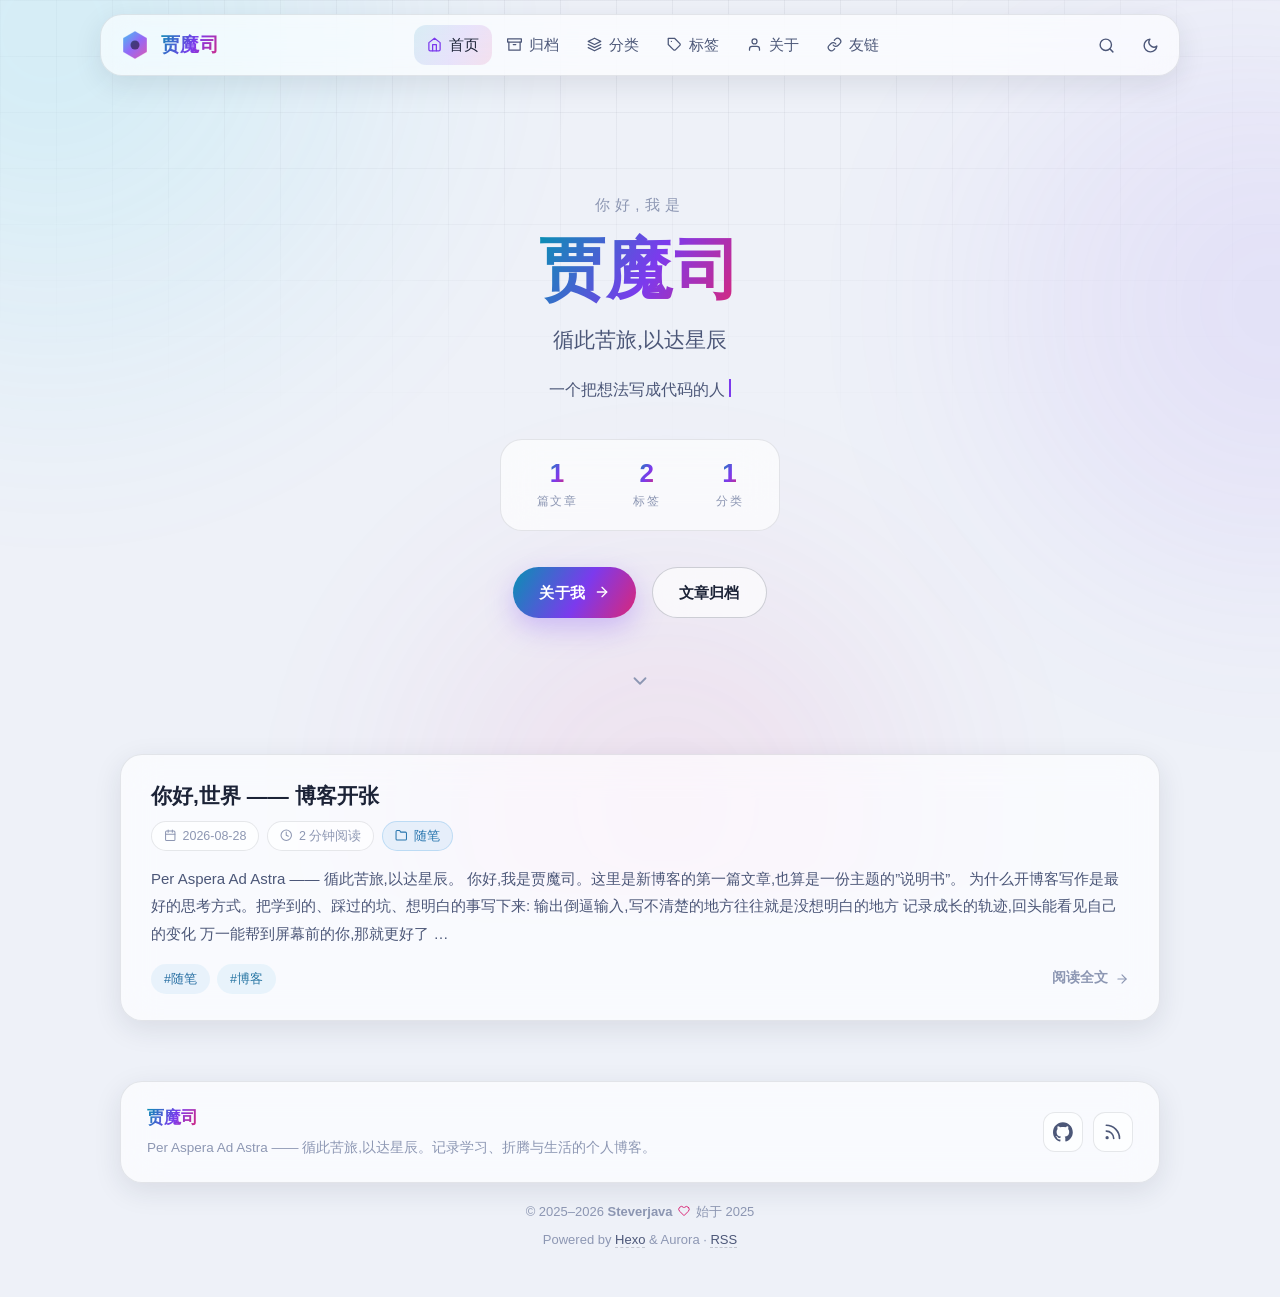
<file: index.html>
<!DOCTYPE html>
<html lang="zh-CN">
<head>
  <meta charset="utf-8">
<meta name="viewport" content="width=device-width, initial-scale=1.0">
<meta http-equiv="X-UA-Compatible" content="IE=edge">



<title>贾魔司 · 循此苦旅,以达星辰</title>
<meta name="description" content="Per Aspera Ad Astra —— 循此苦旅,以达星辰。记录学习、折腾与生活的个人博客。">
<meta name="keywords" content="贾魔司,Steverjava,博客,技术博客">
<meta name="generator" content="Hexo">
<meta name="referrer" content="strict-origin-when-cross-origin">

<!-- Open Graph -->
<meta property="og:type" content="website">
<meta property="og:title" content="贾魔司 · 循此苦旅,以达星辰">
<meta property="og:description" content="Per Aspera Ad Astra —— 循此苦旅,以达星辰。记录学习、折腾与生活的个人博客。">
<meta property="og:url" content="https://steverjava.top/index.html">
<meta property="og:site_name" content="贾魔司">
<meta property="og:locale" content="zh-CN">


<meta name="twitter:card" content="summary">
<meta name="twitter:title" content="贾魔司 · 循此苦旅,以达星辰">
<meta name="twitter:description" content="Per Aspera Ad Astra —— 循此苦旅,以达星辰。记录学习、折腾与生活的个人博客。">

<!-- Canonical -->
<link rel="canonical" href="https://steverjava.top/index.html">
<link rel="alternate" type="application/atom+xml" title="贾魔司" href="/atom.xml">

<!-- Favicon -->
<link rel="icon" type="image/svg+xml" href="/images/favicon.svg">

<!-- 主题初始化:防闪烁,先于样式确定 data-theme -->
<script>
(function () {
  var saved = null;
  try { saved = localStorage.getItem('aurora-theme'); } catch (e) {}
  var mode = saved || 'auto';
  var dark = mode === 'dark' || (mode !== 'light' && window.matchMedia('(prefers-color-scheme: dark)').matches);
  document.documentElement.setAttribute('data-theme', dark ? 'dark' : 'light');
})();
</script>

<link rel="stylesheet" href="/css/style.css">

</head>
<body>
  <div class="aurora" aria-hidden="true">
    <div class="blob blob-1"></div>
    <div class="blob blob-2"></div>
    <div class="blob blob-3"></div>
    <div class="aurora-grid"></div>
  </div>

  
<header class="site-header" id="site-header">
  <div class="nav glass" id="nav">
    <a class="brand" href="/" aria-label="贾魔司">
      <span class="brand__mark" aria-hidden="true">
        <svg viewBox="0 0 32 32" fill="none">
          <defs>
            <linearGradient id="brand-grad" x1="0" y1="0" x2="32" y2="32" gradientUnits="userSpaceOnUse">
              <stop stop-color="#22d3ee"/><stop offset=".5" stop-color="#8b5cf6"/><stop offset="1" stop-color="#ec4899"/>
            </linearGradient>
          </defs>
          <path d="M16 2 L28 9 L28 23 L16 30 L4 23 L4 9 Z" fill="url(#brand-grad)" opacity=".92"/>
          <path d="M16 2 L28 9 L28 23 L16 30 L4 23 L4 9 Z" fill="none" stroke="rgba(255,255,255,.35)" stroke-width="1"/>
          <circle cx="16" cy="16" r="4.5" fill="#0a0f1e" opacity=".55"/>
        </svg>
      </span>
      <span class="brand__text">贾魔司</span>
    </a>

    <nav class="nav__menu" id="nav-menu" aria-label="菜单">
      
        
        <a class="nav__link is-active" href="/">
          <span class="icon" aria-hidden="true"><svg viewBox="0 0 24 24" fill="none" stroke="currentColor" stroke-width="2" stroke-linecap="round" stroke-linejoin="round"><path d="M3 9l9-7 9 7v11a2 2 0 0 1-2 2H5a2 2 0 0 1-2-2z"/><polyline points="9 22 9 12 15 12 15 22"/></svg></span><span>首页</span>
        </a>
      
        
        <a class="nav__link" href="/archives/">
          <span class="icon" aria-hidden="true"><svg viewBox="0 0 24 24" fill="none" stroke="currentColor" stroke-width="2" stroke-linecap="round" stroke-linejoin="round"><polyline points="21 8 21 21 3 21 3 8"/><rect x="1" y="3" width="22" height="5"/><line x1="10" y1="12" x2="14" y2="12"/></svg></span><span>归档</span>
        </a>
      
        
        <a class="nav__link" href="/categories/">
          <span class="icon" aria-hidden="true"><svg viewBox="0 0 24 24" fill="none" stroke="currentColor" stroke-width="2" stroke-linecap="round" stroke-linejoin="round"><polygon points="12 2 2 7 12 12 22 7 12 2"/><polyline points="2 17 12 22 22 17"/><polyline points="2 12 12 17 22 12"/></svg></span><span>分类</span>
        </a>
      
        
        <a class="nav__link" href="/tags/">
          <span class="icon" aria-hidden="true"><svg viewBox="0 0 24 24" fill="none" stroke="currentColor" stroke-width="2" stroke-linecap="round" stroke-linejoin="round"><path d="M20.59 13.41l-7.17 7.17a2 2 0 0 1-2.83 0L2 12V2h10l8.59 8.59a2 2 0 0 1 0 2.83z"/><line x1="7" y1="7" x2="7.01" y2="7"/></svg></span><span>标签</span>
        </a>
      
        
        <a class="nav__link" href="/about/">
          <span class="icon" aria-hidden="true"><svg viewBox="0 0 24 24" fill="none" stroke="currentColor" stroke-width="2" stroke-linecap="round" stroke-linejoin="round"><path d="M20 21v-2a4 4 0 0 0-4-4H8a4 4 0 0 0-4 4v2"/><circle cx="12" cy="7" r="4"/></svg></span><span>关于</span>
        </a>
      
        
        <a class="nav__link" href="/links/">
          <span class="icon" aria-hidden="true"><svg viewBox="0 0 24 24" fill="none" stroke="currentColor" stroke-width="2" stroke-linecap="round" stroke-linejoin="round"><path d="M10 13a5 5 0 0 0 7.54.54l3-3a5 5 0 0 0-7.07-7.07l-1.72 1.71"/><path d="M14 11a5 5 0 0 0-7.54-.54l-3 3a5 5 0 0 0 7.07 7.07l1.71-1.71"/></svg></span><span>友链</span>
        </a>
      
    </nav>

    <div class="nav__actions">
      
      <button class="nav__btn" id="search-toggle" type="button" aria-label="搜索" title="搜索 (Ctrl K)">
        <span class="icon" aria-hidden="true"><svg viewBox="0 0 24 24" fill="none" stroke="currentColor" stroke-width="2" stroke-linecap="round" stroke-linejoin="round"><circle cx="11" cy="11" r="8"/><line x1="21" y1="21" x2="16.65" y2="16.65"/></svg></span>
      </button>
      
      <button class="nav__btn" id="theme-toggle" type="button" aria-label="切换主题" title="切换主题">
        <span class="theme-toggle-sun"><span class="icon" aria-hidden="true"><svg viewBox="0 0 24 24" fill="none" stroke="currentColor" stroke-width="2" stroke-linecap="round" stroke-linejoin="round"><circle cx="12" cy="12" r="5"/><line x1="12" y1="1" x2="12" y2="3"/><line x1="12" y1="21" x2="12" y2="23"/><line x1="4.22" y1="4.22" x2="5.64" y2="5.64"/><line x1="18.36" y1="18.36" x2="19.78" y2="19.78"/><line x1="1" y1="12" x2="3" y2="12"/><line x1="21" y1="12" x2="23" y2="12"/><line x1="4.22" y1="19.78" x2="5.64" y2="18.36"/><line x1="18.36" y1="5.64" x2="19.78" y2="4.22"/></svg></span></span>
        <span class="theme-toggle-moon"><span class="icon" aria-hidden="true"><svg viewBox="0 0 24 24" fill="none" stroke="currentColor" stroke-width="2" stroke-linecap="round" stroke-linejoin="round"><path d="M21 12.79A9 9 0 1 1 11.21 3 7 7 0 0 0 21 12.79z"/></svg></span></span>
      </button>
      <button class="nav__btn nav__burger" id="nav-burger" type="button" aria-label="菜单" aria-expanded="false">
        <span class="icon" aria-hidden="true"><svg viewBox="0 0 24 24" fill="none" stroke="currentColor" stroke-width="2" stroke-linecap="round" stroke-linejoin="round"><line x1="3" y1="6" x2="21" y2="6"/><line x1="3" y1="12" x2="21" y2="12"/><line x1="3" y1="18" x2="21" y2="18"/></svg></span>
      </button>
    </div>
  </div>
</header>


  <main class="container">
    
<section class="hero">
  <script>window.AURORA_TYPED = ["一个把想法写成代码的人","记录学习 · 折腾 · 生活","Per Aspera Ad Astra"];</script>
  <p class="hero__greeting">你好,我是</p>
  <h1 class="hero__title">
    <span class="gradient-text">贾魔司</span>
  </h1>
  
  <p class="hero__subtitle">循此苦旅,以达星辰</p>
  
  
  <p class="hero__typed"><span class="hero__typed-text" id="typed-text"></span><span class="hero__caret" aria-hidden="true"></span></p>
  

  <div class="hero__stats">
    <div class="hero__stat"><strong>1</strong><span>篇文章</span></div>
    <div class="hero__stat"><strong>2</strong><span>标签</span></div>
    <div class="hero__stat"><strong>1</strong><span>分类</span></div>
  </div>

  <div class="hero__cta">
    <a class="btn btn--primary" href="/about/">关于我<span class="icon" aria-hidden="true"><svg viewBox="0 0 24 24" fill="none" stroke="currentColor" stroke-width="2" stroke-linecap="round" stroke-linejoin="round"><line x1="5" y1="12" x2="19" y2="12"/><polyline points="12 5 19 12 12 19"/></svg></span></a>
    <a class="btn btn--ghost" href="/archives/">文章归档</a>
  </div>

  <a class="hero__scroll" href="#posts" aria-label="scroll down"><span class="icon" aria-hidden="true"><svg viewBox="0 0 24 24" fill="none" stroke="currentColor" stroke-width="2" stroke-linecap="round" stroke-linejoin="round"><polyline points="6 9 12 15 18 9"/></svg></span></a>
</section>

<section class="post-list" id="posts">
  
    
<article class="post-card glass reveal">
  <h2 class="post-card__title">
    <a href="/2026/08/28/welcome/">你好,世界 —— 博客开张</a>
  </h2>

  <div class="post-card__meta">
    <span class="chip chip--meta">
      <span class="icon" aria-hidden="true"><svg viewBox="0 0 24 24" fill="none" stroke="currentColor" stroke-width="2" stroke-linecap="round" stroke-linejoin="round"><rect x="3" y="4" width="18" height="18" rx="2" ry="2"/><line x1="16" y1="2" x2="16" y2="6"/><line x1="8" y1="2" x2="8" y2="6"/><line x1="3" y1="10" x2="21" y2="10"/></svg></span><time datetime="2026-08-28">2026-08-28</time>
    </span>
    <span class="chip chip--meta">
      <span class="icon" aria-hidden="true"><svg viewBox="0 0 24 24" fill="none" stroke="currentColor" stroke-width="2" stroke-linecap="round" stroke-linejoin="round"><circle cx="12" cy="12" r="10"/><polyline points="12 6 12 12 16 14"/></svg></span>2 分钟阅读
    </span>
    
      <a class="chip chip--cat" href="/categories/%E9%9A%8F%E7%AC%94/" style="--hue:205">
        <span class="icon" aria-hidden="true"><svg viewBox="0 0 24 24" fill="none" stroke="currentColor" stroke-width="2" stroke-linecap="round" stroke-linejoin="round"><path d="M22 19a2 2 0 0 1-2 2H4a2 2 0 0 1-2-2V5a2 2 0 0 1 2-2h5l2 3h9a2 2 0 0 1 2 2z"/></svg></span>随笔
      </a>
    
  </div>

  <p class="post-card__excerpt">Per Aspera Ad Astra —— 循此苦旅,以达星辰。 你好,我是贾魔司。这里是新博客的第一篇文章,也算是一份主题的”说明书”。 为什么开博客写作是最好的思考方式。把学到的、踩过的坑、想明白的事写下来: 输出倒逼输入,写不清楚的地方往往就是没想明白的地方 记录成长的轨迹,回头能看见自己的变化 万一能帮到屏幕前的你,那就更好了 …</p>

  <div class="post-card__foot">
    <div class="post-card__tags">
      
        <a class="chip chip--tag" href="/tags/%E9%9A%8F%E7%AC%94/" style="--hue:205">
          #随笔
        </a>
      
        <a class="chip chip--tag" href="/tags/%E5%8D%9A%E5%AE%A2/" style="--hue:202">
          #博客
        </a>
      
    </div>
    <a class="post-card__more" href="/2026/08/28/welcome/">
      阅读全文<span class="icon" aria-hidden="true"><svg viewBox="0 0 24 24" fill="none" stroke="currentColor" stroke-width="2" stroke-linecap="round" stroke-linejoin="round"><line x1="5" y1="12" x2="19" y2="12"/><polyline points="12 5 19 12 12 19"/></svg></span>
    </a>
  </div>
</article>

  
</section>




  </main>

  
<footer class="site-footer">
  <div class="footer-main glass">
    <div class="footer-col footer-brand">
      <div class="footer-brand__title">
        <span class="brand__text">贾魔司</span>
      </div>
      <p class="footer-brand__desc">Per Aspera Ad Astra —— 循此苦旅,以达星辰。记录学习、折腾与生活的个人博客。</p>
    </div>
    <div class="footer-col footer-social">
      
        
        <a class="footer-social__link" href="https://github.com/Steverjava" target="_blank" rel="noopener nofollow" aria-label="GitHub" title="GitHub">
          <span class="icon" aria-hidden="true"><svg viewBox="0 0 24 24" fill="currentColor"><path d="M12 .297c-6.63 0-12 5.373-12 12 0 5.303 3.438 9.8 8.205 11.385.6.113.82-.258.82-.577 0-.285-.01-1.04-.015-2.04-3.338.724-4.042-1.61-4.042-1.61C4.422 18.07 3.633 17.7 3.633 17.7c-1.087-.744.084-.729.084-.729 1.205.084 1.838 1.236 1.838 1.236 1.07 1.835 2.809 1.305 3.495.998.108-.776.417-1.305.76-1.605-2.665-.3-5.466-1.332-5.466-5.93 0-1.31.465-2.38 1.235-3.22-.135-.303-.54-1.523.105-3.176 0 0 1.005-.322 3.3 1.23.96-.267 1.98-.399 3-.405 1.02.006 2.04.138 3 .405 2.28-1.552 3.285-1.23 3.285-1.23.645 1.653.24 2.873.12 3.176.765.84 1.23 1.91 1.23 3.22 0 4.61-2.805 5.625-5.475 5.92.42.36.81 1.096.81 2.22 0 1.606-.015 2.896-.015 3.286 0 .315.21.69.825.57C20.565 22.092 24 17.592 24 12.297c0-6.627-5.373-12-12-12"/></svg></span>
        </a>
      
        
        <a class="footer-social__link" href="/atom.xml" target="_blank" rel="noopener nofollow" aria-label="RSS" title="RSS">
          <span class="icon" aria-hidden="true"><svg viewBox="0 0 24 24" fill="none" stroke="currentColor" stroke-width="2" stroke-linecap="round" stroke-linejoin="round"><path d="M4 11a9 9 0 0 1 9 9"/><path d="M4 4a16 16 0 0 1 16 16"/><circle cx="5" cy="19" r="1"/></svg></span>
        </a>
      
    </div>
  </div>
  <div class="footer-meta">
    <p class="footer-meta__line">
      © 2025–2026 <strong>Steverjava</strong>
      <span class="footer-meta__heart"><span class="icon" aria-hidden="true"><svg viewBox="0 0 24 24" fill="none" stroke="currentColor" stroke-width="2" stroke-linecap="round" stroke-linejoin="round"><path d="M20.84 4.61a5.5 5.5 0 0 0-7.78 0L12 5.67l-1.06-1.06a5.5 5.5 0 0 0-7.78 7.78l1.06 1.06L12 21.23l7.78-7.78 1.06-1.06a5.5 5.5 0 0 0 0-7.78z"/></svg></span></span>
      始于 2025
    </p>
    <p class="footer-meta__line footer-meta__powered">
      Powered by <a href="https://hexo.io" target="_blank" rel="noopener">Hexo</a> &amp; Aurora
      · <a href="/atom.xml">RSS</a>
      
      
    </p>
  </div>
</footer>


<button class="back-top" id="back-top" type="button" aria-label="回到顶部" title="回到顶部">
  <span class="icon" aria-hidden="true"><svg viewBox="0 0 24 24" fill="none" stroke="currentColor" stroke-width="2" stroke-linecap="round" stroke-linejoin="round"><line x1="12" y1="19" x2="12" y2="5"/><polyline points="5 12 12 5 19 12"/></svg></span>
</button>



<div class="reading-progress" id="reading-progress" aria-hidden="true"></div>


  
<div class="search-modal" id="search-modal" role="dialog" aria-modal="true" aria-label="搜索" data-path="/search.json" hidden>
  <div class="search-modal__backdrop" data-search-close></div>
  <div class="search-modal__panel glass" role="search">
    <div class="search-modal__head">
      <span class="search-modal__icon"><span class="icon" aria-hidden="true"><svg viewBox="0 0 24 24" fill="none" stroke="currentColor" stroke-width="2" stroke-linecap="round" stroke-linejoin="round"><circle cx="11" cy="11" r="8"/><line x1="21" y1="21" x2="16.65" y2="16.65"/></svg></span></span>
      <input class="search-modal__input" id="search-input" type="search" autocomplete="off"
        placeholder="搜索文章标题、标签、内容…" spellcheck="false">
      <button class="search-modal__close" type="button" data-search-close aria-label="关闭">
        <span class="icon" aria-hidden="true"><svg viewBox="0 0 24 24" fill="none" stroke="currentColor" stroke-width="2" stroke-linecap="round" stroke-linejoin="round"><line x1="18" y1="6" x2="6" y2="18"/><line x1="6" y1="6" x2="18" y2="18"/></svg></span>
      </button>
    </div>
    <div class="search-modal__body">
      <div class="search-modal__empty" id="search-empty" hidden><span class="icon" aria-hidden="true"><svg viewBox="0 0 24 24" fill="none" stroke="currentColor" stroke-width="2" stroke-linecap="round" stroke-linejoin="round"><circle cx="11" cy="11" r="8"/><line x1="21" y1="21" x2="16.65" y2="16.65"/></svg></span><span>没有找到相关文章</span></div>
      <ul class="search-results" id="search-results"></ul>
    </div>
    <div class="search-modal__hint">
      <span><kbd>↑</kbd><kbd>↓</kbd> 选择</span>
      <span><kbd>Enter</kbd> 打开</span>
      <span><kbd>Esc</kbd> 关闭</span>
    </div>
  </div>
</div>
<script src="/js/search.js" defer></script>



  <script src="/js/main.js" defer></script>
</body>
</html>
</file>
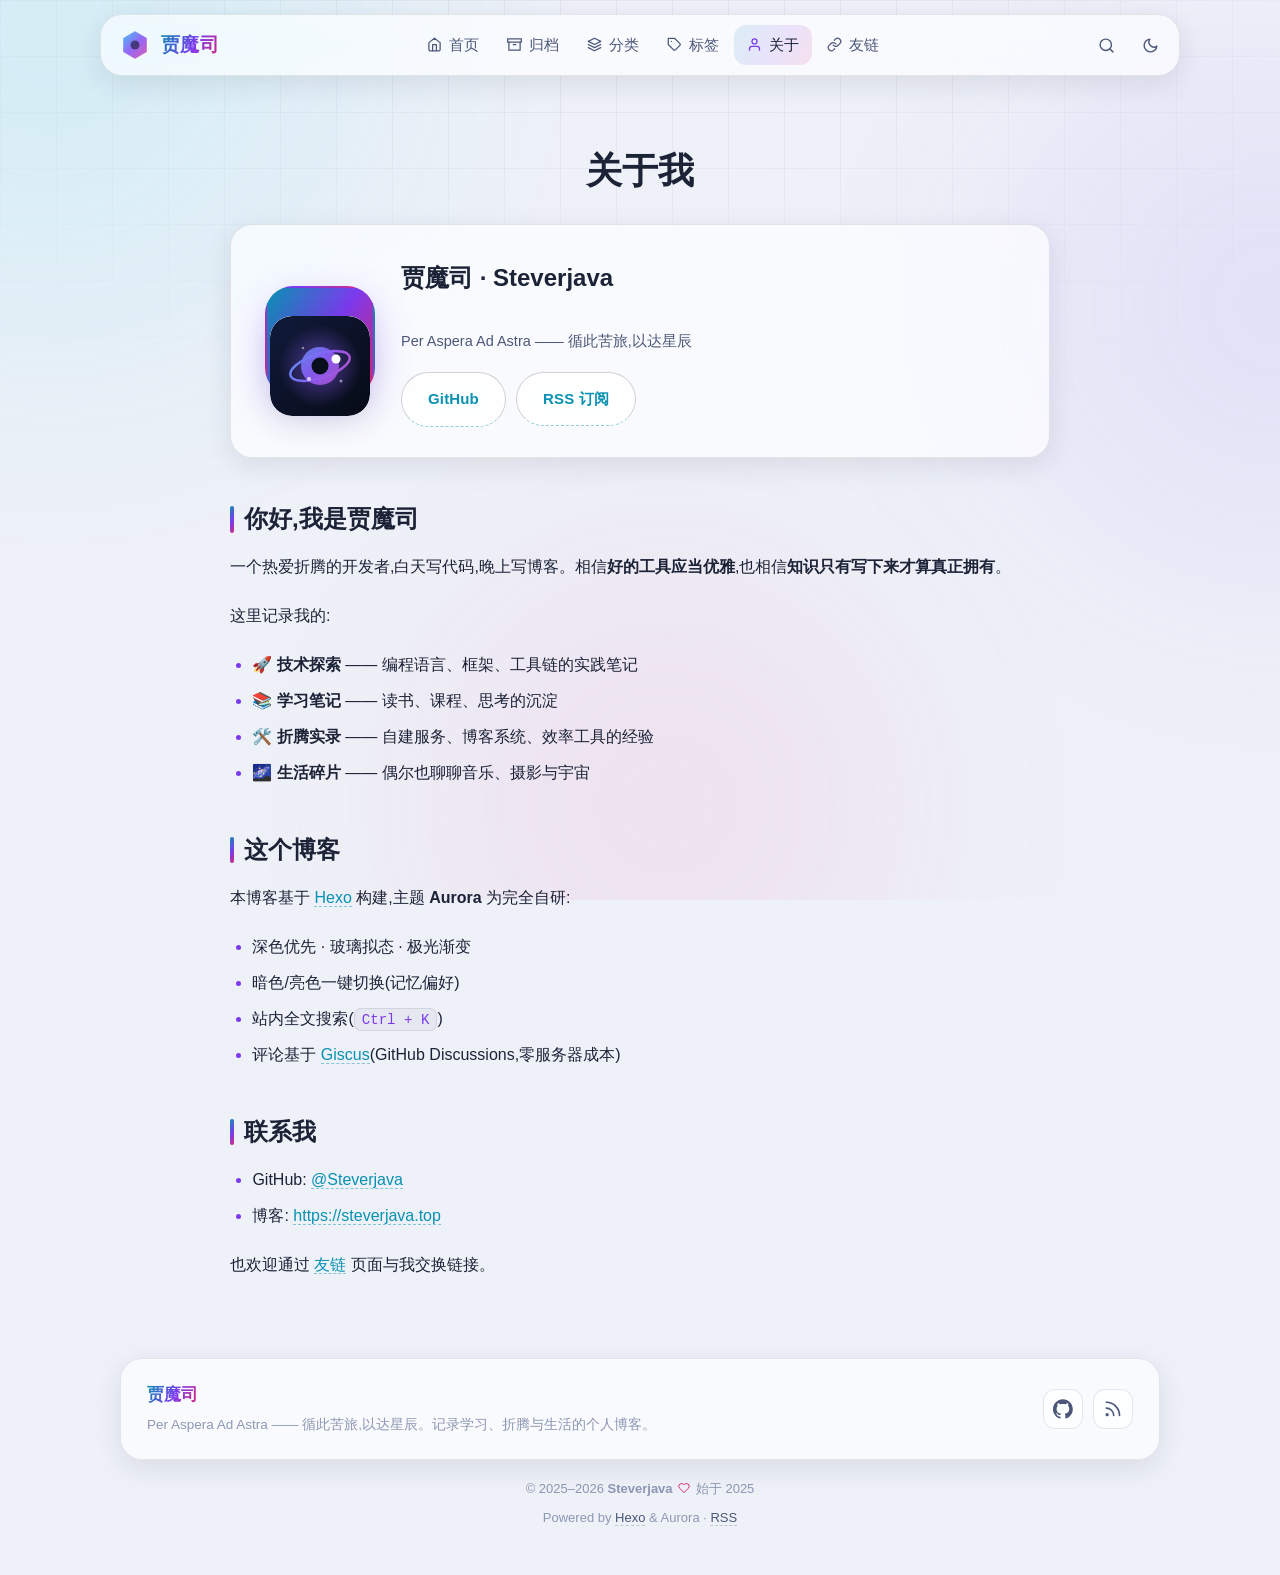
<file: about/index.html>
<!DOCTYPE html>
<html lang="zh-CN">
<head>
  <meta charset="utf-8">
<meta name="viewport" content="width=device-width, initial-scale=1.0">
<meta http-equiv="X-UA-Compatible" content="IE=edge">



<title>关于我 · 贾魔司</title>
<meta name="description" content="Per Aspera Ad Astra —— 循此苦旅,以达星辰。记录学习、折腾与生活的个人博客。">
<meta name="keywords" content="贾魔司,Steverjava,博客,技术博客">
<meta name="generator" content="Hexo">
<meta name="referrer" content="strict-origin-when-cross-origin">

<!-- Open Graph -->
<meta property="og:type" content="website">
<meta property="og:title" content="关于我 · 贾魔司">
<meta property="og:description" content="Per Aspera Ad Astra —— 循此苦旅,以达星辰。记录学习、折腾与生活的个人博客。">
<meta property="og:url" content="https://steverjava.top/about/index.html">
<meta property="og:site_name" content="贾魔司">
<meta property="og:locale" content="zh-CN">


<meta name="twitter:card" content="summary">
<meta name="twitter:title" content="关于我 · 贾魔司">
<meta name="twitter:description" content="Per Aspera Ad Astra —— 循此苦旅,以达星辰。记录学习、折腾与生活的个人博客。">

<!-- Canonical -->
<link rel="canonical" href="https://steverjava.top/about/index.html">
<link rel="alternate" type="application/atom+xml" title="贾魔司" href="/atom.xml">

<!-- Favicon -->
<link rel="icon" type="image/svg+xml" href="/images/favicon.svg">

<!-- 主题初始化:防闪烁,先于样式确定 data-theme -->
<script>
(function () {
  var saved = null;
  try { saved = localStorage.getItem('aurora-theme'); } catch (e) {}
  var mode = saved || 'auto';
  var dark = mode === 'dark' || (mode !== 'light' && window.matchMedia('(prefers-color-scheme: dark)').matches);
  document.documentElement.setAttribute('data-theme', dark ? 'dark' : 'light');
})();
</script>

<link rel="stylesheet" href="/css/style.css">

</head>
<body>
  <div class="aurora" aria-hidden="true">
    <div class="blob blob-1"></div>
    <div class="blob blob-2"></div>
    <div class="blob blob-3"></div>
    <div class="aurora-grid"></div>
  </div>

  
<header class="site-header" id="site-header">
  <div class="nav glass" id="nav">
    <a class="brand" href="/" aria-label="贾魔司">
      <span class="brand__mark" aria-hidden="true">
        <svg viewBox="0 0 32 32" fill="none">
          <defs>
            <linearGradient id="brand-grad" x1="0" y1="0" x2="32" y2="32" gradientUnits="userSpaceOnUse">
              <stop stop-color="#22d3ee"/><stop offset=".5" stop-color="#8b5cf6"/><stop offset="1" stop-color="#ec4899"/>
            </linearGradient>
          </defs>
          <path d="M16 2 L28 9 L28 23 L16 30 L4 23 L4 9 Z" fill="url(#brand-grad)" opacity=".92"/>
          <path d="M16 2 L28 9 L28 23 L16 30 L4 23 L4 9 Z" fill="none" stroke="rgba(255,255,255,.35)" stroke-width="1"/>
          <circle cx="16" cy="16" r="4.5" fill="#0a0f1e" opacity=".55"/>
        </svg>
      </span>
      <span class="brand__text">贾魔司</span>
    </a>

    <nav class="nav__menu" id="nav-menu" aria-label="菜单">
      
        
        <a class="nav__link" href="/">
          <span class="icon" aria-hidden="true"><svg viewBox="0 0 24 24" fill="none" stroke="currentColor" stroke-width="2" stroke-linecap="round" stroke-linejoin="round"><path d="M3 9l9-7 9 7v11a2 2 0 0 1-2 2H5a2 2 0 0 1-2-2z"/><polyline points="9 22 9 12 15 12 15 22"/></svg></span><span>首页</span>
        </a>
      
        
        <a class="nav__link" href="/archives/">
          <span class="icon" aria-hidden="true"><svg viewBox="0 0 24 24" fill="none" stroke="currentColor" stroke-width="2" stroke-linecap="round" stroke-linejoin="round"><polyline points="21 8 21 21 3 21 3 8"/><rect x="1" y="3" width="22" height="5"/><line x1="10" y1="12" x2="14" y2="12"/></svg></span><span>归档</span>
        </a>
      
        
        <a class="nav__link" href="/categories/">
          <span class="icon" aria-hidden="true"><svg viewBox="0 0 24 24" fill="none" stroke="currentColor" stroke-width="2" stroke-linecap="round" stroke-linejoin="round"><polygon points="12 2 2 7 12 12 22 7 12 2"/><polyline points="2 17 12 22 22 17"/><polyline points="2 12 12 17 22 12"/></svg></span><span>分类</span>
        </a>
      
        
        <a class="nav__link" href="/tags/">
          <span class="icon" aria-hidden="true"><svg viewBox="0 0 24 24" fill="none" stroke="currentColor" stroke-width="2" stroke-linecap="round" stroke-linejoin="round"><path d="M20.59 13.41l-7.17 7.17a2 2 0 0 1-2.83 0L2 12V2h10l8.59 8.59a2 2 0 0 1 0 2.83z"/><line x1="7" y1="7" x2="7.01" y2="7"/></svg></span><span>标签</span>
        </a>
      
        
        <a class="nav__link is-active" href="/about/">
          <span class="icon" aria-hidden="true"><svg viewBox="0 0 24 24" fill="none" stroke="currentColor" stroke-width="2" stroke-linecap="round" stroke-linejoin="round"><path d="M20 21v-2a4 4 0 0 0-4-4H8a4 4 0 0 0-4 4v2"/><circle cx="12" cy="7" r="4"/></svg></span><span>关于</span>
        </a>
      
        
        <a class="nav__link" href="/links/">
          <span class="icon" aria-hidden="true"><svg viewBox="0 0 24 24" fill="none" stroke="currentColor" stroke-width="2" stroke-linecap="round" stroke-linejoin="round"><path d="M10 13a5 5 0 0 0 7.54.54l3-3a5 5 0 0 0-7.07-7.07l-1.72 1.71"/><path d="M14 11a5 5 0 0 0-7.54-.54l-3 3a5 5 0 0 0 7.07 7.07l1.71-1.71"/></svg></span><span>友链</span>
        </a>
      
    </nav>

    <div class="nav__actions">
      
      <button class="nav__btn" id="search-toggle" type="button" aria-label="搜索" title="搜索 (Ctrl K)">
        <span class="icon" aria-hidden="true"><svg viewBox="0 0 24 24" fill="none" stroke="currentColor" stroke-width="2" stroke-linecap="round" stroke-linejoin="round"><circle cx="11" cy="11" r="8"/><line x1="21" y1="21" x2="16.65" y2="16.65"/></svg></span>
      </button>
      
      <button class="nav__btn" id="theme-toggle" type="button" aria-label="切换主题" title="切换主题">
        <span class="theme-toggle-sun"><span class="icon" aria-hidden="true"><svg viewBox="0 0 24 24" fill="none" stroke="currentColor" stroke-width="2" stroke-linecap="round" stroke-linejoin="round"><circle cx="12" cy="12" r="5"/><line x1="12" y1="1" x2="12" y2="3"/><line x1="12" y1="21" x2="12" y2="23"/><line x1="4.22" y1="4.22" x2="5.64" y2="5.64"/><line x1="18.36" y1="18.36" x2="19.78" y2="19.78"/><line x1="1" y1="12" x2="3" y2="12"/><line x1="21" y1="12" x2="23" y2="12"/><line x1="4.22" y1="19.78" x2="5.64" y2="18.36"/><line x1="18.36" y1="5.64" x2="19.78" y2="4.22"/></svg></span></span>
        <span class="theme-toggle-moon"><span class="icon" aria-hidden="true"><svg viewBox="0 0 24 24" fill="none" stroke="currentColor" stroke-width="2" stroke-linecap="round" stroke-linejoin="round"><path d="M21 12.79A9 9 0 1 1 11.21 3 7 7 0 0 0 21 12.79z"/></svg></span></span>
      </button>
      <button class="nav__btn nav__burger" id="nav-burger" type="button" aria-label="菜单" aria-expanded="false">
        <span class="icon" aria-hidden="true"><svg viewBox="0 0 24 24" fill="none" stroke="currentColor" stroke-width="2" stroke-linecap="round" stroke-linejoin="round"><line x1="3" y1="6" x2="21" y2="6"/><line x1="3" y1="12" x2="21" y2="12"/><line x1="3" y1="18" x2="21" y2="18"/></svg></span>
      </button>
    </div>
  </div>
</header>


  <main class="container">
    <article class="page">
  <header class="page__header reveal">
    <h1 class="page__title">关于我</h1>
  </header>
  <div class="page__content post-content">
    <div class="profile-card glass">
  <div class="profile-card__avatar">
    <img src="/images/avatar.svg" alt="贾魔司的头像">
  </div>
  <div class="profile-card__info">
    <p class="profile-card__name">贾魔司 · Steverjava</p>
    <p class="profile-card__tagline">Per Aspera Ad Astra —— 循此苦旅,以达星辰</p>
    <div class="profile-card__social">
      <a class="btn btn--ghost" href="https://github.com/Steverjava" target="_blank" rel="noopener nofollow">GitHub</a>
      <a class="btn btn--ghost" href="/atom.xml">RSS 订阅</a>
    </div>
  </div>
</div>

<h2 id="你好-我是贾魔司"><a href="#你好-我是贾魔司" class="headerlink" title="你好,我是贾魔司"></a>你好,我是贾魔司</h2><p>一个热爱折腾的开发者,白天写代码,晚上写博客。相信<strong>好的工具应当优雅</strong>,也相信<strong>知识只有写下来才算真正拥有</strong>。</p>
<p>这里记录我的:</p>
<ul>
<li>🚀 <strong>技术探索</strong> —— 编程语言、框架、工具链的实践笔记</li>
<li>📚 <strong>学习笔记</strong> —— 读书、课程、思考的沉淀</li>
<li>🛠️ <strong>折腾实录</strong> —— 自建服务、博客系统、效率工具的经验</li>
<li>🌌 <strong>生活碎片</strong> —— 偶尔也聊聊音乐、摄影与宇宙</li>
</ul>
<h2 id="这个博客"><a href="#这个博客" class="headerlink" title="这个博客"></a>这个博客</h2><p>本博客基于 <a target="_blank" rel="noopener" href="https://hexo.io/">Hexo</a> 构建,主题 <strong>Aurora</strong> 为完全自研:</p>
<ul>
<li>深色优先 · 玻璃拟态 · 极光渐变</li>
<li>暗色&#x2F;亮色一键切换(记忆偏好)</li>
<li>站内全文搜索(<code>Ctrl + K</code>)</li>
<li>评论基于 <a target="_blank" rel="noopener" href="https://giscus.app/">Giscus</a>(GitHub Discussions,零服务器成本)</li>
</ul>
<h2 id="联系我"><a href="#联系我" class="headerlink" title="联系我"></a>联系我</h2><ul>
<li>GitHub: <a target="_blank" rel="noopener" href="https://github.com/Steverjava">@Steverjava</a></li>
<li>博客: <a href="https://steverjava.top/">https://steverjava.top</a></li>
</ul>
<p>也欢迎通过 <a href="/links/">友链</a> 页面与我交换链接。</p>

  </div>
</article>

  </main>

  
<footer class="site-footer">
  <div class="footer-main glass">
    <div class="footer-col footer-brand">
      <div class="footer-brand__title">
        <span class="brand__text">贾魔司</span>
      </div>
      <p class="footer-brand__desc">Per Aspera Ad Astra —— 循此苦旅,以达星辰。记录学习、折腾与生活的个人博客。</p>
    </div>
    <div class="footer-col footer-social">
      
        
        <a class="footer-social__link" href="https://github.com/Steverjava" target="_blank" rel="noopener nofollow" aria-label="GitHub" title="GitHub">
          <span class="icon" aria-hidden="true"><svg viewBox="0 0 24 24" fill="currentColor"><path d="M12 .297c-6.63 0-12 5.373-12 12 0 5.303 3.438 9.8 8.205 11.385.6.113.82-.258.82-.577 0-.285-.01-1.04-.015-2.04-3.338.724-4.042-1.61-4.042-1.61C4.422 18.07 3.633 17.7 3.633 17.7c-1.087-.744.084-.729.084-.729 1.205.084 1.838 1.236 1.838 1.236 1.07 1.835 2.809 1.305 3.495.998.108-.776.417-1.305.76-1.605-2.665-.3-5.466-1.332-5.466-5.93 0-1.31.465-2.38 1.235-3.22-.135-.303-.54-1.523.105-3.176 0 0 1.005-.322 3.3 1.23.96-.267 1.98-.399 3-.405 1.02.006 2.04.138 3 .405 2.28-1.552 3.285-1.23 3.285-1.23.645 1.653.24 2.873.12 3.176.765.84 1.23 1.91 1.23 3.22 0 4.61-2.805 5.625-5.475 5.92.42.36.81 1.096.81 2.22 0 1.606-.015 2.896-.015 3.286 0 .315.21.69.825.57C20.565 22.092 24 17.592 24 12.297c0-6.627-5.373-12-12-12"/></svg></span>
        </a>
      
        
        <a class="footer-social__link" href="/atom.xml" target="_blank" rel="noopener nofollow" aria-label="RSS" title="RSS">
          <span class="icon" aria-hidden="true"><svg viewBox="0 0 24 24" fill="none" stroke="currentColor" stroke-width="2" stroke-linecap="round" stroke-linejoin="round"><path d="M4 11a9 9 0 0 1 9 9"/><path d="M4 4a16 16 0 0 1 16 16"/><circle cx="5" cy="19" r="1"/></svg></span>
        </a>
      
    </div>
  </div>
  <div class="footer-meta">
    <p class="footer-meta__line">
      © 2025–2026 <strong>Steverjava</strong>
      <span class="footer-meta__heart"><span class="icon" aria-hidden="true"><svg viewBox="0 0 24 24" fill="none" stroke="currentColor" stroke-width="2" stroke-linecap="round" stroke-linejoin="round"><path d="M20.84 4.61a5.5 5.5 0 0 0-7.78 0L12 5.67l-1.06-1.06a5.5 5.5 0 0 0-7.78 7.78l1.06 1.06L12 21.23l7.78-7.78 1.06-1.06a5.5 5.5 0 0 0 0-7.78z"/></svg></span></span>
      始于 2025
    </p>
    <p class="footer-meta__line footer-meta__powered">
      Powered by <a href="https://hexo.io" target="_blank" rel="noopener">Hexo</a> &amp; Aurora
      · <a href="/atom.xml">RSS</a>
      
      
    </p>
  </div>
</footer>


<button class="back-top" id="back-top" type="button" aria-label="回到顶部" title="回到顶部">
  <span class="icon" aria-hidden="true"><svg viewBox="0 0 24 24" fill="none" stroke="currentColor" stroke-width="2" stroke-linecap="round" stroke-linejoin="round"><line x1="12" y1="19" x2="12" y2="5"/><polyline points="5 12 12 5 19 12"/></svg></span>
</button>



<div class="reading-progress" id="reading-progress" aria-hidden="true"></div>


  
<div class="search-modal" id="search-modal" role="dialog" aria-modal="true" aria-label="搜索" data-path="/search.json" hidden>
  <div class="search-modal__backdrop" data-search-close></div>
  <div class="search-modal__panel glass" role="search">
    <div class="search-modal__head">
      <span class="search-modal__icon"><span class="icon" aria-hidden="true"><svg viewBox="0 0 24 24" fill="none" stroke="currentColor" stroke-width="2" stroke-linecap="round" stroke-linejoin="round"><circle cx="11" cy="11" r="8"/><line x1="21" y1="21" x2="16.65" y2="16.65"/></svg></span></span>
      <input class="search-modal__input" id="search-input" type="search" autocomplete="off"
        placeholder="搜索文章标题、标签、内容…" spellcheck="false">
      <button class="search-modal__close" type="button" data-search-close aria-label="关闭">
        <span class="icon" aria-hidden="true"><svg viewBox="0 0 24 24" fill="none" stroke="currentColor" stroke-width="2" stroke-linecap="round" stroke-linejoin="round"><line x1="18" y1="6" x2="6" y2="18"/><line x1="6" y1="6" x2="18" y2="18"/></svg></span>
      </button>
    </div>
    <div class="search-modal__body">
      <div class="search-modal__empty" id="search-empty" hidden><span class="icon" aria-hidden="true"><svg viewBox="0 0 24 24" fill="none" stroke="currentColor" stroke-width="2" stroke-linecap="round" stroke-linejoin="round"><circle cx="11" cy="11" r="8"/><line x1="21" y1="21" x2="16.65" y2="16.65"/></svg></span><span>没有找到相关文章</span></div>
      <ul class="search-results" id="search-results"></ul>
    </div>
    <div class="search-modal__hint">
      <span><kbd>↑</kbd><kbd>↓</kbd> 选择</span>
      <span><kbd>Enter</kbd> 打开</span>
      <span><kbd>Esc</kbd> 关闭</span>
    </div>
  </div>
</div>
<script src="/js/search.js" defer></script>



  <script src="/js/main.js" defer></script>
</body>
</html>
</file>
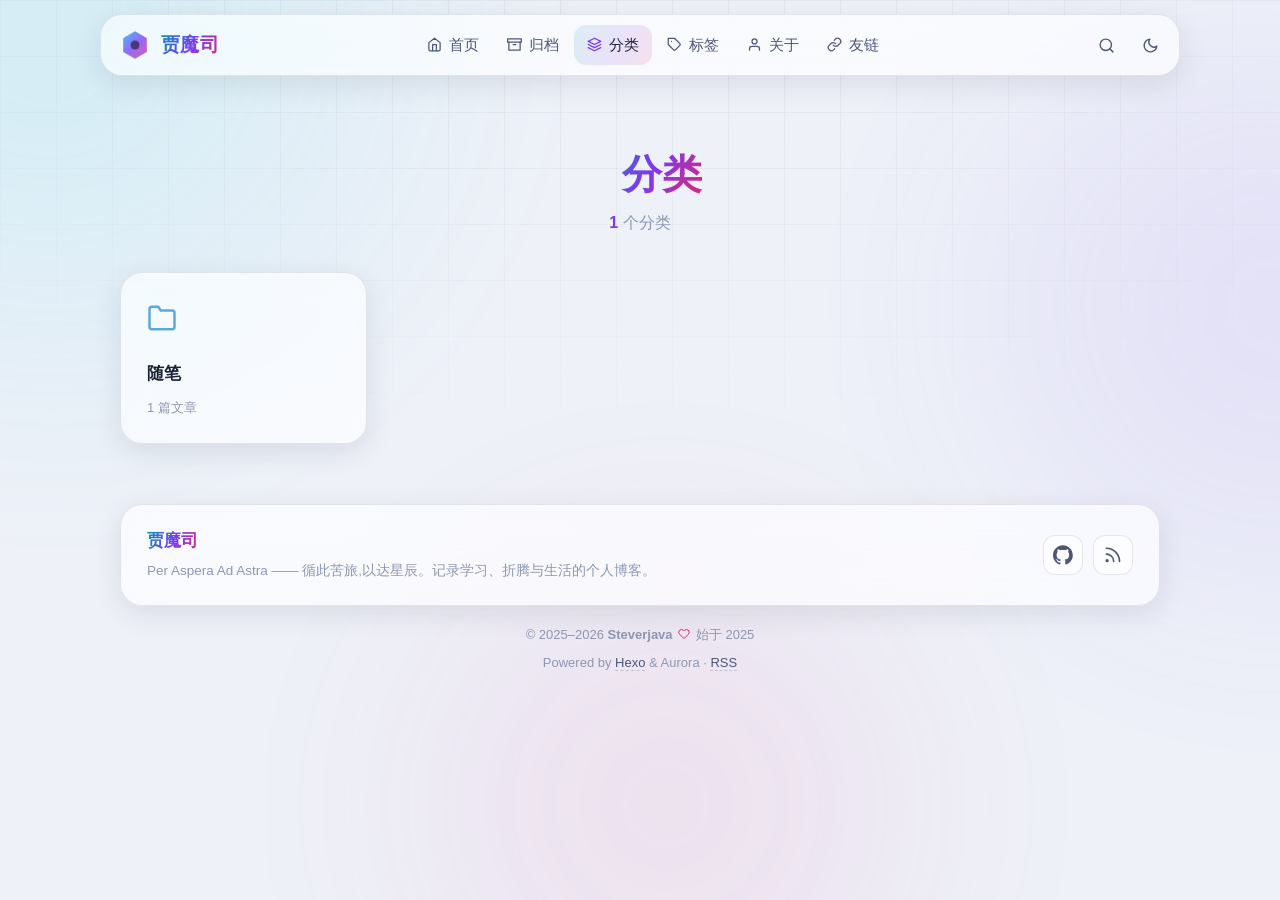
<file: categories/index.html>
<!DOCTYPE html>
<html lang="zh-CN">
<head>
  <meta charset="utf-8">
<meta name="viewport" content="width=device-width, initial-scale=1.0">
<meta http-equiv="X-UA-Compatible" content="IE=edge">



<title>分类 · 贾魔司</title>
<meta name="description" content="Per Aspera Ad Astra —— 循此苦旅,以达星辰。记录学习、折腾与生活的个人博客。">
<meta name="keywords" content="贾魔司,Steverjava,博客,技术博客">
<meta name="generator" content="Hexo">
<meta name="referrer" content="strict-origin-when-cross-origin">

<!-- Open Graph -->
<meta property="og:type" content="website">
<meta property="og:title" content="分类 · 贾魔司">
<meta property="og:description" content="Per Aspera Ad Astra —— 循此苦旅,以达星辰。记录学习、折腾与生活的个人博客。">
<meta property="og:url" content="https://steverjava.top/categories/index.html">
<meta property="og:site_name" content="贾魔司">
<meta property="og:locale" content="zh-CN">


<meta name="twitter:card" content="summary">
<meta name="twitter:title" content="分类 · 贾魔司">
<meta name="twitter:description" content="Per Aspera Ad Astra —— 循此苦旅,以达星辰。记录学习、折腾与生活的个人博客。">

<!-- Canonical -->
<link rel="canonical" href="https://steverjava.top/categories/index.html">
<link rel="alternate" type="application/atom+xml" title="贾魔司" href="/atom.xml">

<!-- Favicon -->
<link rel="icon" type="image/svg+xml" href="/images/favicon.svg">

<!-- 主题初始化:防闪烁,先于样式确定 data-theme -->
<script>
(function () {
  var saved = null;
  try { saved = localStorage.getItem('aurora-theme'); } catch (e) {}
  var mode = saved || 'auto';
  var dark = mode === 'dark' || (mode !== 'light' && window.matchMedia('(prefers-color-scheme: dark)').matches);
  document.documentElement.setAttribute('data-theme', dark ? 'dark' : 'light');
})();
</script>

<link rel="stylesheet" href="/css/style.css">

</head>
<body>
  <div class="aurora" aria-hidden="true">
    <div class="blob blob-1"></div>
    <div class="blob blob-2"></div>
    <div class="blob blob-3"></div>
    <div class="aurora-grid"></div>
  </div>

  
<header class="site-header" id="site-header">
  <div class="nav glass" id="nav">
    <a class="brand" href="/" aria-label="贾魔司">
      <span class="brand__mark" aria-hidden="true">
        <svg viewBox="0 0 32 32" fill="none">
          <defs>
            <linearGradient id="brand-grad" x1="0" y1="0" x2="32" y2="32" gradientUnits="userSpaceOnUse">
              <stop stop-color="#22d3ee"/><stop offset=".5" stop-color="#8b5cf6"/><stop offset="1" stop-color="#ec4899"/>
            </linearGradient>
          </defs>
          <path d="M16 2 L28 9 L28 23 L16 30 L4 23 L4 9 Z" fill="url(#brand-grad)" opacity=".92"/>
          <path d="M16 2 L28 9 L28 23 L16 30 L4 23 L4 9 Z" fill="none" stroke="rgba(255,255,255,.35)" stroke-width="1"/>
          <circle cx="16" cy="16" r="4.5" fill="#0a0f1e" opacity=".55"/>
        </svg>
      </span>
      <span class="brand__text">贾魔司</span>
    </a>

    <nav class="nav__menu" id="nav-menu" aria-label="菜单">
      
        
        <a class="nav__link" href="/">
          <span class="icon" aria-hidden="true"><svg viewBox="0 0 24 24" fill="none" stroke="currentColor" stroke-width="2" stroke-linecap="round" stroke-linejoin="round"><path d="M3 9l9-7 9 7v11a2 2 0 0 1-2 2H5a2 2 0 0 1-2-2z"/><polyline points="9 22 9 12 15 12 15 22"/></svg></span><span>首页</span>
        </a>
      
        
        <a class="nav__link" href="/archives/">
          <span class="icon" aria-hidden="true"><svg viewBox="0 0 24 24" fill="none" stroke="currentColor" stroke-width="2" stroke-linecap="round" stroke-linejoin="round"><polyline points="21 8 21 21 3 21 3 8"/><rect x="1" y="3" width="22" height="5"/><line x1="10" y1="12" x2="14" y2="12"/></svg></span><span>归档</span>
        </a>
      
        
        <a class="nav__link is-active" href="/categories/">
          <span class="icon" aria-hidden="true"><svg viewBox="0 0 24 24" fill="none" stroke="currentColor" stroke-width="2" stroke-linecap="round" stroke-linejoin="round"><polygon points="12 2 2 7 12 12 22 7 12 2"/><polyline points="2 17 12 22 22 17"/><polyline points="2 12 12 17 22 12"/></svg></span><span>分类</span>
        </a>
      
        
        <a class="nav__link" href="/tags/">
          <span class="icon" aria-hidden="true"><svg viewBox="0 0 24 24" fill="none" stroke="currentColor" stroke-width="2" stroke-linecap="round" stroke-linejoin="round"><path d="M20.59 13.41l-7.17 7.17a2 2 0 0 1-2.83 0L2 12V2h10l8.59 8.59a2 2 0 0 1 0 2.83z"/><line x1="7" y1="7" x2="7.01" y2="7"/></svg></span><span>标签</span>
        </a>
      
        
        <a class="nav__link" href="/about/">
          <span class="icon" aria-hidden="true"><svg viewBox="0 0 24 24" fill="none" stroke="currentColor" stroke-width="2" stroke-linecap="round" stroke-linejoin="round"><path d="M20 21v-2a4 4 0 0 0-4-4H8a4 4 0 0 0-4 4v2"/><circle cx="12" cy="7" r="4"/></svg></span><span>关于</span>
        </a>
      
        
        <a class="nav__link" href="/links/">
          <span class="icon" aria-hidden="true"><svg viewBox="0 0 24 24" fill="none" stroke="currentColor" stroke-width="2" stroke-linecap="round" stroke-linejoin="round"><path d="M10 13a5 5 0 0 0 7.54.54l3-3a5 5 0 0 0-7.07-7.07l-1.72 1.71"/><path d="M14 11a5 5 0 0 0-7.54-.54l-3 3a5 5 0 0 0 7.07 7.07l1.71-1.71"/></svg></span><span>友链</span>
        </a>
      
    </nav>

    <div class="nav__actions">
      
      <button class="nav__btn" id="search-toggle" type="button" aria-label="搜索" title="搜索 (Ctrl K)">
        <span class="icon" aria-hidden="true"><svg viewBox="0 0 24 24" fill="none" stroke="currentColor" stroke-width="2" stroke-linecap="round" stroke-linejoin="round"><circle cx="11" cy="11" r="8"/><line x1="21" y1="21" x2="16.65" y2="16.65"/></svg></span>
      </button>
      
      <button class="nav__btn" id="theme-toggle" type="button" aria-label="切换主题" title="切换主题">
        <span class="theme-toggle-sun"><span class="icon" aria-hidden="true"><svg viewBox="0 0 24 24" fill="none" stroke="currentColor" stroke-width="2" stroke-linecap="round" stroke-linejoin="round"><circle cx="12" cy="12" r="5"/><line x1="12" y1="1" x2="12" y2="3"/><line x1="12" y1="21" x2="12" y2="23"/><line x1="4.22" y1="4.22" x2="5.64" y2="5.64"/><line x1="18.36" y1="18.36" x2="19.78" y2="19.78"/><line x1="1" y1="12" x2="3" y2="12"/><line x1="21" y1="12" x2="23" y2="12"/><line x1="4.22" y1="19.78" x2="5.64" y2="18.36"/><line x1="18.36" y1="5.64" x2="19.78" y2="4.22"/></svg></span></span>
        <span class="theme-toggle-moon"><span class="icon" aria-hidden="true"><svg viewBox="0 0 24 24" fill="none" stroke="currentColor" stroke-width="2" stroke-linecap="round" stroke-linejoin="round"><path d="M21 12.79A9 9 0 1 1 11.21 3 7 7 0 0 0 21 12.79z"/></svg></span></span>
      </button>
      <button class="nav__btn nav__burger" id="nav-burger" type="button" aria-label="菜单" aria-expanded="false">
        <span class="icon" aria-hidden="true"><svg viewBox="0 0 24 24" fill="none" stroke="currentColor" stroke-width="2" stroke-linecap="round" stroke-linejoin="round"><line x1="3" y1="6" x2="21" y2="6"/><line x1="3" y1="12" x2="21" y2="12"/><line x1="3" y1="18" x2="21" y2="18"/></svg></span>
      </button>
    </div>
  </div>
</header>


  <main class="container">
    <section class="cat-cloud">
  <header class="cat-cloud__header reveal">
    <h1 class="cat-cloud__title gradient-text"><span class="icon" aria-hidden="true"><svg viewBox="0 0 24 24" fill="none" stroke="currentColor" stroke-width="2" stroke-linecap="round" stroke-linejoin="round"><polygon points="12 2 2 7 12 12 22 7 12 2"/><polyline points="2 17 12 22 22 17"/><polyline points="2 12 12 17 22 12"/></svg></span><span>分类</span></h1>
    <p class="cat-cloud__desc"><strong>1</strong> 个分类</p>
  </header>
  <div class="cat-cloud__grid">
    
      <a class="cat-cloud__card glass reveal" href="/categories/%E9%9A%8F%E7%AC%94/" style="--hue:205">
        <span class="cat-cloud__icon"><span class="icon" aria-hidden="true"><svg viewBox="0 0 24 24" fill="none" stroke="currentColor" stroke-width="2" stroke-linecap="round" stroke-linejoin="round"><path d="M22 19a2 2 0 0 1-2 2H4a2 2 0 0 1-2-2V5a2 2 0 0 1 2-2h5l2 3h9a2 2 0 0 1 2 2z"/></svg></span></span>
        <span class="cat-cloud__name">随笔</span>
        <span class="cat-cloud__count">1 篇文章</span>
      </a>
    
  </div>
</section>

  </main>

  
<footer class="site-footer">
  <div class="footer-main glass">
    <div class="footer-col footer-brand">
      <div class="footer-brand__title">
        <span class="brand__text">贾魔司</span>
      </div>
      <p class="footer-brand__desc">Per Aspera Ad Astra —— 循此苦旅,以达星辰。记录学习、折腾与生活的个人博客。</p>
    </div>
    <div class="footer-col footer-social">
      
        
        <a class="footer-social__link" href="https://github.com/Steverjava" target="_blank" rel="noopener nofollow" aria-label="GitHub" title="GitHub">
          <span class="icon" aria-hidden="true"><svg viewBox="0 0 24 24" fill="currentColor"><path d="M12 .297c-6.63 0-12 5.373-12 12 0 5.303 3.438 9.8 8.205 11.385.6.113.82-.258.82-.577 0-.285-.01-1.04-.015-2.04-3.338.724-4.042-1.61-4.042-1.61C4.422 18.07 3.633 17.7 3.633 17.7c-1.087-.744.084-.729.084-.729 1.205.084 1.838 1.236 1.838 1.236 1.07 1.835 2.809 1.305 3.495.998.108-.776.417-1.305.76-1.605-2.665-.3-5.466-1.332-5.466-5.93 0-1.31.465-2.38 1.235-3.22-.135-.303-.54-1.523.105-3.176 0 0 1.005-.322 3.3 1.23.96-.267 1.98-.399 3-.405 1.02.006 2.04.138 3 .405 2.28-1.552 3.285-1.23 3.285-1.23.645 1.653.24 2.873.12 3.176.765.84 1.23 1.91 1.23 3.22 0 4.61-2.805 5.625-5.475 5.92.42.36.81 1.096.81 2.22 0 1.606-.015 2.896-.015 3.286 0 .315.21.69.825.57C20.565 22.092 24 17.592 24 12.297c0-6.627-5.373-12-12-12"/></svg></span>
        </a>
      
        
        <a class="footer-social__link" href="/atom.xml" target="_blank" rel="noopener nofollow" aria-label="RSS" title="RSS">
          <span class="icon" aria-hidden="true"><svg viewBox="0 0 24 24" fill="none" stroke="currentColor" stroke-width="2" stroke-linecap="round" stroke-linejoin="round"><path d="M4 11a9 9 0 0 1 9 9"/><path d="M4 4a16 16 0 0 1 16 16"/><circle cx="5" cy="19" r="1"/></svg></span>
        </a>
      
    </div>
  </div>
  <div class="footer-meta">
    <p class="footer-meta__line">
      © 2025–2026 <strong>Steverjava</strong>
      <span class="footer-meta__heart"><span class="icon" aria-hidden="true"><svg viewBox="0 0 24 24" fill="none" stroke="currentColor" stroke-width="2" stroke-linecap="round" stroke-linejoin="round"><path d="M20.84 4.61a5.5 5.5 0 0 0-7.78 0L12 5.67l-1.06-1.06a5.5 5.5 0 0 0-7.78 7.78l1.06 1.06L12 21.23l7.78-7.78 1.06-1.06a5.5 5.5 0 0 0 0-7.78z"/></svg></span></span>
      始于 2025
    </p>
    <p class="footer-meta__line footer-meta__powered">
      Powered by <a href="https://hexo.io" target="_blank" rel="noopener">Hexo</a> &amp; Aurora
      · <a href="/atom.xml">RSS</a>
      
      
    </p>
  </div>
</footer>


<button class="back-top" id="back-top" type="button" aria-label="回到顶部" title="回到顶部">
  <span class="icon" aria-hidden="true"><svg viewBox="0 0 24 24" fill="none" stroke="currentColor" stroke-width="2" stroke-linecap="round" stroke-linejoin="round"><line x1="12" y1="19" x2="12" y2="5"/><polyline points="5 12 12 5 19 12"/></svg></span>
</button>



<div class="reading-progress" id="reading-progress" aria-hidden="true"></div>


  
<div class="search-modal" id="search-modal" role="dialog" aria-modal="true" aria-label="搜索" data-path="/search.json" hidden>
  <div class="search-modal__backdrop" data-search-close></div>
  <div class="search-modal__panel glass" role="search">
    <div class="search-modal__head">
      <span class="search-modal__icon"><span class="icon" aria-hidden="true"><svg viewBox="0 0 24 24" fill="none" stroke="currentColor" stroke-width="2" stroke-linecap="round" stroke-linejoin="round"><circle cx="11" cy="11" r="8"/><line x1="21" y1="21" x2="16.65" y2="16.65"/></svg></span></span>
      <input class="search-modal__input" id="search-input" type="search" autocomplete="off"
        placeholder="搜索文章标题、标签、内容…" spellcheck="false">
      <button class="search-modal__close" type="button" data-search-close aria-label="关闭">
        <span class="icon" aria-hidden="true"><svg viewBox="0 0 24 24" fill="none" stroke="currentColor" stroke-width="2" stroke-linecap="round" stroke-linejoin="round"><line x1="18" y1="6" x2="6" y2="18"/><line x1="6" y1="6" x2="18" y2="18"/></svg></span>
      </button>
    </div>
    <div class="search-modal__body">
      <div class="search-modal__empty" id="search-empty" hidden><span class="icon" aria-hidden="true"><svg viewBox="0 0 24 24" fill="none" stroke="currentColor" stroke-width="2" stroke-linecap="round" stroke-linejoin="round"><circle cx="11" cy="11" r="8"/><line x1="21" y1="21" x2="16.65" y2="16.65"/></svg></span><span>没有找到相关文章</span></div>
      <ul class="search-results" id="search-results"></ul>
    </div>
    <div class="search-modal__hint">
      <span><kbd>↑</kbd><kbd>↓</kbd> 选择</span>
      <span><kbd>Enter</kbd> 打开</span>
      <span><kbd>Esc</kbd> 关闭</span>
    </div>
  </div>
</div>
<script src="/js/search.js" defer></script>



  <script src="/js/main.js" defer></script>
</body>
</html>
</file>
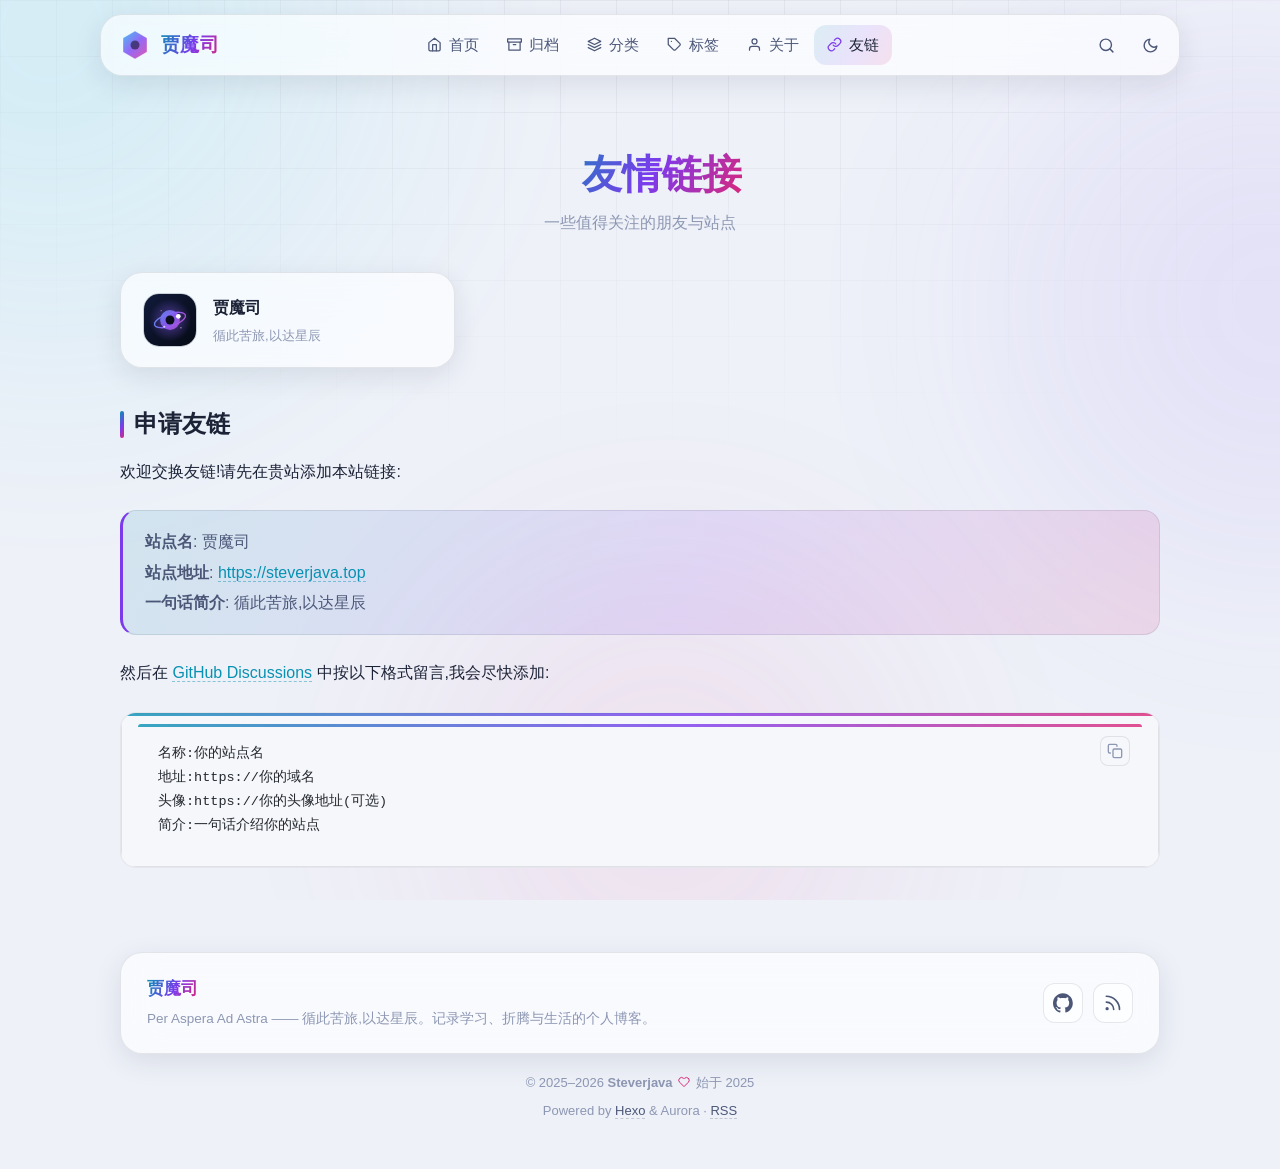
<file: links/index.html>
<!DOCTYPE html>
<html lang="zh-CN">
<head>
  <meta charset="utf-8">
<meta name="viewport" content="width=device-width, initial-scale=1.0">
<meta http-equiv="X-UA-Compatible" content="IE=edge">



<title>友链 · 贾魔司</title>
<meta name="description" content="Per Aspera Ad Astra —— 循此苦旅,以达星辰。记录学习、折腾与生活的个人博客。">
<meta name="keywords" content="贾魔司,Steverjava,博客,技术博客">
<meta name="generator" content="Hexo">
<meta name="referrer" content="strict-origin-when-cross-origin">

<!-- Open Graph -->
<meta property="og:type" content="website">
<meta property="og:title" content="友链 · 贾魔司">
<meta property="og:description" content="Per Aspera Ad Astra —— 循此苦旅,以达星辰。记录学习、折腾与生活的个人博客。">
<meta property="og:url" content="https://steverjava.top/links/index.html">
<meta property="og:site_name" content="贾魔司">
<meta property="og:locale" content="zh-CN">


<meta name="twitter:card" content="summary">
<meta name="twitter:title" content="友链 · 贾魔司">
<meta name="twitter:description" content="Per Aspera Ad Astra —— 循此苦旅,以达星辰。记录学习、折腾与生活的个人博客。">

<!-- Canonical -->
<link rel="canonical" href="https://steverjava.top/links/index.html">
<link rel="alternate" type="application/atom+xml" title="贾魔司" href="/atom.xml">

<!-- Favicon -->
<link rel="icon" type="image/svg+xml" href="/images/favicon.svg">

<!-- 主题初始化:防闪烁,先于样式确定 data-theme -->
<script>
(function () {
  var saved = null;
  try { saved = localStorage.getItem('aurora-theme'); } catch (e) {}
  var mode = saved || 'auto';
  var dark = mode === 'dark' || (mode !== 'light' && window.matchMedia('(prefers-color-scheme: dark)').matches);
  document.documentElement.setAttribute('data-theme', dark ? 'dark' : 'light');
})();
</script>

<link rel="stylesheet" href="/css/style.css">

</head>
<body>
  <div class="aurora" aria-hidden="true">
    <div class="blob blob-1"></div>
    <div class="blob blob-2"></div>
    <div class="blob blob-3"></div>
    <div class="aurora-grid"></div>
  </div>

  
<header class="site-header" id="site-header">
  <div class="nav glass" id="nav">
    <a class="brand" href="/" aria-label="贾魔司">
      <span class="brand__mark" aria-hidden="true">
        <svg viewBox="0 0 32 32" fill="none">
          <defs>
            <linearGradient id="brand-grad" x1="0" y1="0" x2="32" y2="32" gradientUnits="userSpaceOnUse">
              <stop stop-color="#22d3ee"/><stop offset=".5" stop-color="#8b5cf6"/><stop offset="1" stop-color="#ec4899"/>
            </linearGradient>
          </defs>
          <path d="M16 2 L28 9 L28 23 L16 30 L4 23 L4 9 Z" fill="url(#brand-grad)" opacity=".92"/>
          <path d="M16 2 L28 9 L28 23 L16 30 L4 23 L4 9 Z" fill="none" stroke="rgba(255,255,255,.35)" stroke-width="1"/>
          <circle cx="16" cy="16" r="4.5" fill="#0a0f1e" opacity=".55"/>
        </svg>
      </span>
      <span class="brand__text">贾魔司</span>
    </a>

    <nav class="nav__menu" id="nav-menu" aria-label="菜单">
      
        
        <a class="nav__link" href="/">
          <span class="icon" aria-hidden="true"><svg viewBox="0 0 24 24" fill="none" stroke="currentColor" stroke-width="2" stroke-linecap="round" stroke-linejoin="round"><path d="M3 9l9-7 9 7v11a2 2 0 0 1-2 2H5a2 2 0 0 1-2-2z"/><polyline points="9 22 9 12 15 12 15 22"/></svg></span><span>首页</span>
        </a>
      
        
        <a class="nav__link" href="/archives/">
          <span class="icon" aria-hidden="true"><svg viewBox="0 0 24 24" fill="none" stroke="currentColor" stroke-width="2" stroke-linecap="round" stroke-linejoin="round"><polyline points="21 8 21 21 3 21 3 8"/><rect x="1" y="3" width="22" height="5"/><line x1="10" y1="12" x2="14" y2="12"/></svg></span><span>归档</span>
        </a>
      
        
        <a class="nav__link" href="/categories/">
          <span class="icon" aria-hidden="true"><svg viewBox="0 0 24 24" fill="none" stroke="currentColor" stroke-width="2" stroke-linecap="round" stroke-linejoin="round"><polygon points="12 2 2 7 12 12 22 7 12 2"/><polyline points="2 17 12 22 22 17"/><polyline points="2 12 12 17 22 12"/></svg></span><span>分类</span>
        </a>
      
        
        <a class="nav__link" href="/tags/">
          <span class="icon" aria-hidden="true"><svg viewBox="0 0 24 24" fill="none" stroke="currentColor" stroke-width="2" stroke-linecap="round" stroke-linejoin="round"><path d="M20.59 13.41l-7.17 7.17a2 2 0 0 1-2.83 0L2 12V2h10l8.59 8.59a2 2 0 0 1 0 2.83z"/><line x1="7" y1="7" x2="7.01" y2="7"/></svg></span><span>标签</span>
        </a>
      
        
        <a class="nav__link" href="/about/">
          <span class="icon" aria-hidden="true"><svg viewBox="0 0 24 24" fill="none" stroke="currentColor" stroke-width="2" stroke-linecap="round" stroke-linejoin="round"><path d="M20 21v-2a4 4 0 0 0-4-4H8a4 4 0 0 0-4 4v2"/><circle cx="12" cy="7" r="4"/></svg></span><span>关于</span>
        </a>
      
        
        <a class="nav__link is-active" href="/links/">
          <span class="icon" aria-hidden="true"><svg viewBox="0 0 24 24" fill="none" stroke="currentColor" stroke-width="2" stroke-linecap="round" stroke-linejoin="round"><path d="M10 13a5 5 0 0 0 7.54.54l3-3a5 5 0 0 0-7.07-7.07l-1.72 1.71"/><path d="M14 11a5 5 0 0 0-7.54-.54l-3 3a5 5 0 0 0 7.07 7.07l1.71-1.71"/></svg></span><span>友链</span>
        </a>
      
    </nav>

    <div class="nav__actions">
      
      <button class="nav__btn" id="search-toggle" type="button" aria-label="搜索" title="搜索 (Ctrl K)">
        <span class="icon" aria-hidden="true"><svg viewBox="0 0 24 24" fill="none" stroke="currentColor" stroke-width="2" stroke-linecap="round" stroke-linejoin="round"><circle cx="11" cy="11" r="8"/><line x1="21" y1="21" x2="16.65" y2="16.65"/></svg></span>
      </button>
      
      <button class="nav__btn" id="theme-toggle" type="button" aria-label="切换主题" title="切换主题">
        <span class="theme-toggle-sun"><span class="icon" aria-hidden="true"><svg viewBox="0 0 24 24" fill="none" stroke="currentColor" stroke-width="2" stroke-linecap="round" stroke-linejoin="round"><circle cx="12" cy="12" r="5"/><line x1="12" y1="1" x2="12" y2="3"/><line x1="12" y1="21" x2="12" y2="23"/><line x1="4.22" y1="4.22" x2="5.64" y2="5.64"/><line x1="18.36" y1="18.36" x2="19.78" y2="19.78"/><line x1="1" y1="12" x2="3" y2="12"/><line x1="21" y1="12" x2="23" y2="12"/><line x1="4.22" y1="19.78" x2="5.64" y2="18.36"/><line x1="18.36" y1="5.64" x2="19.78" y2="4.22"/></svg></span></span>
        <span class="theme-toggle-moon"><span class="icon" aria-hidden="true"><svg viewBox="0 0 24 24" fill="none" stroke="currentColor" stroke-width="2" stroke-linecap="round" stroke-linejoin="round"><path d="M21 12.79A9 9 0 1 1 11.21 3 7 7 0 0 0 21 12.79z"/></svg></span></span>
      </button>
      <button class="nav__btn nav__burger" id="nav-burger" type="button" aria-label="菜单" aria-expanded="false">
        <span class="icon" aria-hidden="true"><svg viewBox="0 0 24 24" fill="none" stroke="currentColor" stroke-width="2" stroke-linecap="round" stroke-linejoin="round"><line x1="3" y1="6" x2="21" y2="6"/><line x1="3" y1="12" x2="21" y2="12"/><line x1="3" y1="18" x2="21" y2="18"/></svg></span>
      </button>
    </div>
  </div>
</header>


  <main class="container">
    
<section class="links-page">
  <header class="links-page__header reveal">
    <h1 class="links-page__title gradient-text"><span class="icon" aria-hidden="true"><svg viewBox="0 0 24 24" fill="none" stroke="currentColor" stroke-width="2" stroke-linecap="round" stroke-linejoin="round"><path d="M10 13a5 5 0 0 0 7.54.54l3-3a5 5 0 0 0-7.07-7.07l-1.72 1.71"/><path d="M14 11a5 5 0 0 0-7.54-.54l-3 3a5 5 0 0 0 7.07 7.07l1.71-1.71"/></svg></span><span>友情链接</span></h1>
    <p class="links-page__desc">一些值得关注的朋友与站点</p>
  </header>

  <div class="links-grid">
    
      <a class="link-card glass reveal" href="https://steverjava.top" target="_blank" rel="noopener nofollow" style="--i:0">
        
          <img class="link-card__avatar" src="/images/avatar.svg" alt="" loading="lazy">
        
        <span class="link-card__info">
          <span class="link-card__name">贾魔司<span class="icon" aria-hidden="true"><svg viewBox="0 0 24 24" fill="none" stroke="currentColor" stroke-width="2" stroke-linecap="round" stroke-linejoin="round"><path d="M18 13v6a2 2 0 0 1-2 2H5a2 2 0 0 1-2-2V8a2 2 0 0 1 2-2h6"/><polyline points="15 3 21 3 21 9"/><line x1="10" y1="14" x2="21" y2="3"/></svg></span></span>
          <span class="link-card__desc">循此苦旅,以达星辰</span>
        </span>
      </a>
    
  </div>

  <div class="page__content post-content links-page__apply reveal">
    <h2 id="申请友链"><a href="#申请友链" class="headerlink" title="申请友链"></a>申请友链</h2><p>欢迎交换友链!请先在贵站添加本站链接:</p>
<blockquote>
<p><strong>站点名</strong>: 贾魔司<br><strong>站点地址</strong>: <a href="https://steverjava.top/">https://steverjava.top</a><br><strong>一句话简介</strong>: 循此苦旅,以达星辰</p>
</blockquote>
<p>然后在 <a target="_blank" rel="noopener" href="https://github.com/Steverjava/Steverjava.github.io/discussions">GitHub Discussions</a> 中按以下格式留言,我会尽快添加:</p>
<figure class="highlight text"><table><tr><td class="code"><pre><code class="hljs text">名称:你的站点名<br>地址:https://你的域名<br>头像:https://你的头像地址(可选)<br>简介:一句话介绍你的站点<br></code></pre></td></tr></table></figure>

  </div>
</section>

  </main>

  
<footer class="site-footer">
  <div class="footer-main glass">
    <div class="footer-col footer-brand">
      <div class="footer-brand__title">
        <span class="brand__text">贾魔司</span>
      </div>
      <p class="footer-brand__desc">Per Aspera Ad Astra —— 循此苦旅,以达星辰。记录学习、折腾与生活的个人博客。</p>
    </div>
    <div class="footer-col footer-social">
      
        
        <a class="footer-social__link" href="https://github.com/Steverjava" target="_blank" rel="noopener nofollow" aria-label="GitHub" title="GitHub">
          <span class="icon" aria-hidden="true"><svg viewBox="0 0 24 24" fill="currentColor"><path d="M12 .297c-6.63 0-12 5.373-12 12 0 5.303 3.438 9.8 8.205 11.385.6.113.82-.258.82-.577 0-.285-.01-1.04-.015-2.04-3.338.724-4.042-1.61-4.042-1.61C4.422 18.07 3.633 17.7 3.633 17.7c-1.087-.744.084-.729.084-.729 1.205.084 1.838 1.236 1.838 1.236 1.07 1.835 2.809 1.305 3.495.998.108-.776.417-1.305.76-1.605-2.665-.3-5.466-1.332-5.466-5.93 0-1.31.465-2.38 1.235-3.22-.135-.303-.54-1.523.105-3.176 0 0 1.005-.322 3.3 1.23.96-.267 1.98-.399 3-.405 1.02.006 2.04.138 3 .405 2.28-1.552 3.285-1.23 3.285-1.23.645 1.653.24 2.873.12 3.176.765.84 1.23 1.91 1.23 3.22 0 4.61-2.805 5.625-5.475 5.92.42.36.81 1.096.81 2.22 0 1.606-.015 2.896-.015 3.286 0 .315.21.69.825.57C20.565 22.092 24 17.592 24 12.297c0-6.627-5.373-12-12-12"/></svg></span>
        </a>
      
        
        <a class="footer-social__link" href="/atom.xml" target="_blank" rel="noopener nofollow" aria-label="RSS" title="RSS">
          <span class="icon" aria-hidden="true"><svg viewBox="0 0 24 24" fill="none" stroke="currentColor" stroke-width="2" stroke-linecap="round" stroke-linejoin="round"><path d="M4 11a9 9 0 0 1 9 9"/><path d="M4 4a16 16 0 0 1 16 16"/><circle cx="5" cy="19" r="1"/></svg></span>
        </a>
      
    </div>
  </div>
  <div class="footer-meta">
    <p class="footer-meta__line">
      © 2025–2026 <strong>Steverjava</strong>
      <span class="footer-meta__heart"><span class="icon" aria-hidden="true"><svg viewBox="0 0 24 24" fill="none" stroke="currentColor" stroke-width="2" stroke-linecap="round" stroke-linejoin="round"><path d="M20.84 4.61a5.5 5.5 0 0 0-7.78 0L12 5.67l-1.06-1.06a5.5 5.5 0 0 0-7.78 7.78l1.06 1.06L12 21.23l7.78-7.78 1.06-1.06a5.5 5.5 0 0 0 0-7.78z"/></svg></span></span>
      始于 2025
    </p>
    <p class="footer-meta__line footer-meta__powered">
      Powered by <a href="https://hexo.io" target="_blank" rel="noopener">Hexo</a> &amp; Aurora
      · <a href="/atom.xml">RSS</a>
      
      
    </p>
  </div>
</footer>


<button class="back-top" id="back-top" type="button" aria-label="回到顶部" title="回到顶部">
  <span class="icon" aria-hidden="true"><svg viewBox="0 0 24 24" fill="none" stroke="currentColor" stroke-width="2" stroke-linecap="round" stroke-linejoin="round"><line x1="12" y1="19" x2="12" y2="5"/><polyline points="5 12 12 5 19 12"/></svg></span>
</button>



<div class="reading-progress" id="reading-progress" aria-hidden="true"></div>


  
<div class="search-modal" id="search-modal" role="dialog" aria-modal="true" aria-label="搜索" data-path="/search.json" hidden>
  <div class="search-modal__backdrop" data-search-close></div>
  <div class="search-modal__panel glass" role="search">
    <div class="search-modal__head">
      <span class="search-modal__icon"><span class="icon" aria-hidden="true"><svg viewBox="0 0 24 24" fill="none" stroke="currentColor" stroke-width="2" stroke-linecap="round" stroke-linejoin="round"><circle cx="11" cy="11" r="8"/><line x1="21" y1="21" x2="16.65" y2="16.65"/></svg></span></span>
      <input class="search-modal__input" id="search-input" type="search" autocomplete="off"
        placeholder="搜索文章标题、标签、内容…" spellcheck="false">
      <button class="search-modal__close" type="button" data-search-close aria-label="关闭">
        <span class="icon" aria-hidden="true"><svg viewBox="0 0 24 24" fill="none" stroke="currentColor" stroke-width="2" stroke-linecap="round" stroke-linejoin="round"><line x1="18" y1="6" x2="6" y2="18"/><line x1="6" y1="6" x2="18" y2="18"/></svg></span>
      </button>
    </div>
    <div class="search-modal__body">
      <div class="search-modal__empty" id="search-empty" hidden><span class="icon" aria-hidden="true"><svg viewBox="0 0 24 24" fill="none" stroke="currentColor" stroke-width="2" stroke-linecap="round" stroke-linejoin="round"><circle cx="11" cy="11" r="8"/><line x1="21" y1="21" x2="16.65" y2="16.65"/></svg></span><span>没有找到相关文章</span></div>
      <ul class="search-results" id="search-results"></ul>
    </div>
    <div class="search-modal__hint">
      <span><kbd>↑</kbd><kbd>↓</kbd> 选择</span>
      <span><kbd>Enter</kbd> 打开</span>
      <span><kbd>Esc</kbd> 关闭</span>
    </div>
  </div>
</div>
<script src="/js/search.js" defer></script>



  <script src="/js/main.js" defer></script>
</body>
</html>
</file>
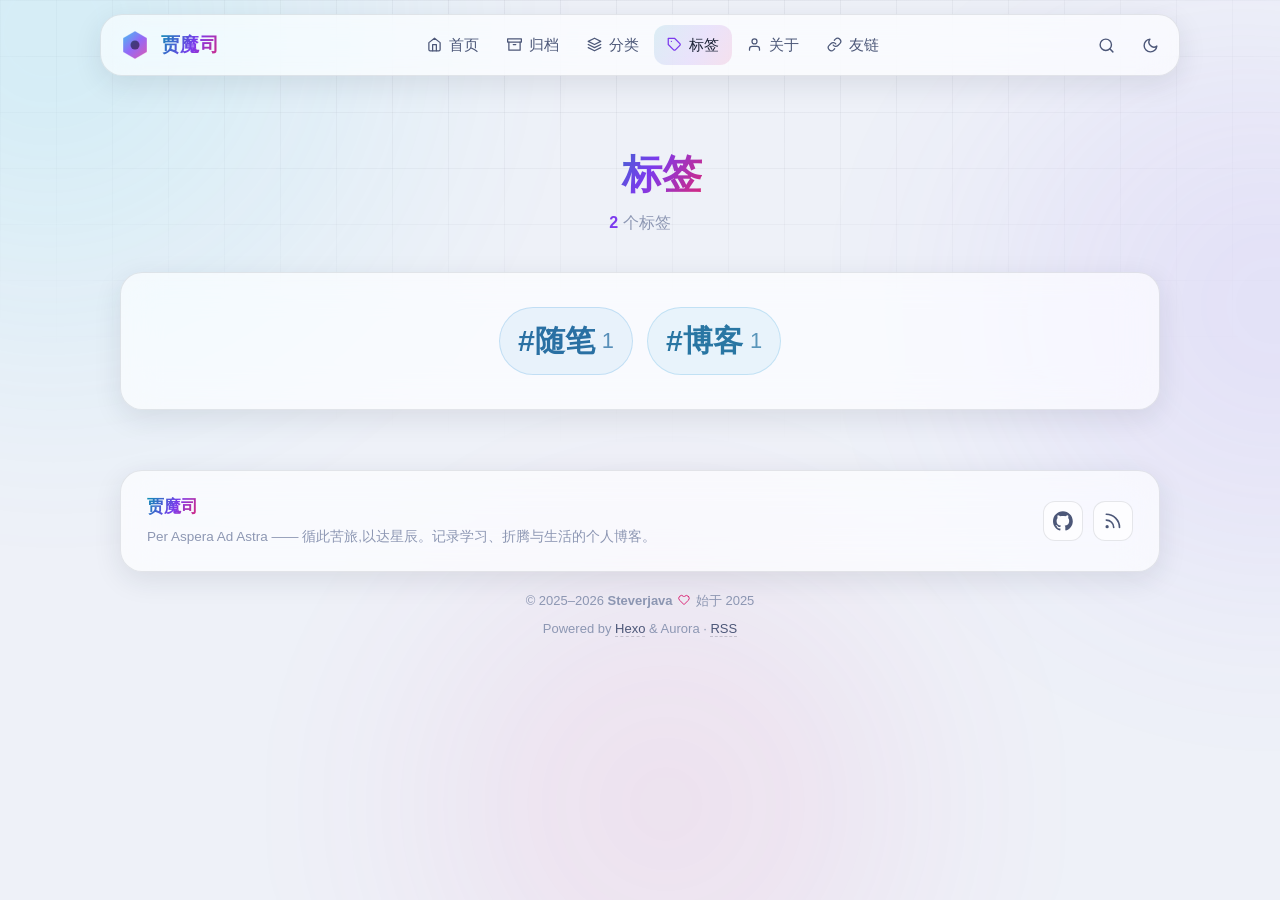
<file: tags/index.html>
<!DOCTYPE html>
<html lang="zh-CN">
<head>
  <meta charset="utf-8">
<meta name="viewport" content="width=device-width, initial-scale=1.0">
<meta http-equiv="X-UA-Compatible" content="IE=edge">



<title>标签 · 贾魔司</title>
<meta name="description" content="Per Aspera Ad Astra —— 循此苦旅,以达星辰。记录学习、折腾与生活的个人博客。">
<meta name="keywords" content="贾魔司,Steverjava,博客,技术博客">
<meta name="generator" content="Hexo">
<meta name="referrer" content="strict-origin-when-cross-origin">

<!-- Open Graph -->
<meta property="og:type" content="website">
<meta property="og:title" content="标签 · 贾魔司">
<meta property="og:description" content="Per Aspera Ad Astra —— 循此苦旅,以达星辰。记录学习、折腾与生活的个人博客。">
<meta property="og:url" content="https://steverjava.top/tags/index.html">
<meta property="og:site_name" content="贾魔司">
<meta property="og:locale" content="zh-CN">


<meta name="twitter:card" content="summary">
<meta name="twitter:title" content="标签 · 贾魔司">
<meta name="twitter:description" content="Per Aspera Ad Astra —— 循此苦旅,以达星辰。记录学习、折腾与生活的个人博客。">

<!-- Canonical -->
<link rel="canonical" href="https://steverjava.top/tags/index.html">
<link rel="alternate" type="application/atom+xml" title="贾魔司" href="/atom.xml">

<!-- Favicon -->
<link rel="icon" type="image/svg+xml" href="/images/favicon.svg">

<!-- 主题初始化:防闪烁,先于样式确定 data-theme -->
<script>
(function () {
  var saved = null;
  try { saved = localStorage.getItem('aurora-theme'); } catch (e) {}
  var mode = saved || 'auto';
  var dark = mode === 'dark' || (mode !== 'light' && window.matchMedia('(prefers-color-scheme: dark)').matches);
  document.documentElement.setAttribute('data-theme', dark ? 'dark' : 'light');
})();
</script>

<link rel="stylesheet" href="/css/style.css">

</head>
<body>
  <div class="aurora" aria-hidden="true">
    <div class="blob blob-1"></div>
    <div class="blob blob-2"></div>
    <div class="blob blob-3"></div>
    <div class="aurora-grid"></div>
  </div>

  
<header class="site-header" id="site-header">
  <div class="nav glass" id="nav">
    <a class="brand" href="/" aria-label="贾魔司">
      <span class="brand__mark" aria-hidden="true">
        <svg viewBox="0 0 32 32" fill="none">
          <defs>
            <linearGradient id="brand-grad" x1="0" y1="0" x2="32" y2="32" gradientUnits="userSpaceOnUse">
              <stop stop-color="#22d3ee"/><stop offset=".5" stop-color="#8b5cf6"/><stop offset="1" stop-color="#ec4899"/>
            </linearGradient>
          </defs>
          <path d="M16 2 L28 9 L28 23 L16 30 L4 23 L4 9 Z" fill="url(#brand-grad)" opacity=".92"/>
          <path d="M16 2 L28 9 L28 23 L16 30 L4 23 L4 9 Z" fill="none" stroke="rgba(255,255,255,.35)" stroke-width="1"/>
          <circle cx="16" cy="16" r="4.5" fill="#0a0f1e" opacity=".55"/>
        </svg>
      </span>
      <span class="brand__text">贾魔司</span>
    </a>

    <nav class="nav__menu" id="nav-menu" aria-label="菜单">
      
        
        <a class="nav__link" href="/">
          <span class="icon" aria-hidden="true"><svg viewBox="0 0 24 24" fill="none" stroke="currentColor" stroke-width="2" stroke-linecap="round" stroke-linejoin="round"><path d="M3 9l9-7 9 7v11a2 2 0 0 1-2 2H5a2 2 0 0 1-2-2z"/><polyline points="9 22 9 12 15 12 15 22"/></svg></span><span>首页</span>
        </a>
      
        
        <a class="nav__link" href="/archives/">
          <span class="icon" aria-hidden="true"><svg viewBox="0 0 24 24" fill="none" stroke="currentColor" stroke-width="2" stroke-linecap="round" stroke-linejoin="round"><polyline points="21 8 21 21 3 21 3 8"/><rect x="1" y="3" width="22" height="5"/><line x1="10" y1="12" x2="14" y2="12"/></svg></span><span>归档</span>
        </a>
      
        
        <a class="nav__link" href="/categories/">
          <span class="icon" aria-hidden="true"><svg viewBox="0 0 24 24" fill="none" stroke="currentColor" stroke-width="2" stroke-linecap="round" stroke-linejoin="round"><polygon points="12 2 2 7 12 12 22 7 12 2"/><polyline points="2 17 12 22 22 17"/><polyline points="2 12 12 17 22 12"/></svg></span><span>分类</span>
        </a>
      
        
        <a class="nav__link is-active" href="/tags/">
          <span class="icon" aria-hidden="true"><svg viewBox="0 0 24 24" fill="none" stroke="currentColor" stroke-width="2" stroke-linecap="round" stroke-linejoin="round"><path d="M20.59 13.41l-7.17 7.17a2 2 0 0 1-2.83 0L2 12V2h10l8.59 8.59a2 2 0 0 1 0 2.83z"/><line x1="7" y1="7" x2="7.01" y2="7"/></svg></span><span>标签</span>
        </a>
      
        
        <a class="nav__link" href="/about/">
          <span class="icon" aria-hidden="true"><svg viewBox="0 0 24 24" fill="none" stroke="currentColor" stroke-width="2" stroke-linecap="round" stroke-linejoin="round"><path d="M20 21v-2a4 4 0 0 0-4-4H8a4 4 0 0 0-4 4v2"/><circle cx="12" cy="7" r="4"/></svg></span><span>关于</span>
        </a>
      
        
        <a class="nav__link" href="/links/">
          <span class="icon" aria-hidden="true"><svg viewBox="0 0 24 24" fill="none" stroke="currentColor" stroke-width="2" stroke-linecap="round" stroke-linejoin="round"><path d="M10 13a5 5 0 0 0 7.54.54l3-3a5 5 0 0 0-7.07-7.07l-1.72 1.71"/><path d="M14 11a5 5 0 0 0-7.54-.54l-3 3a5 5 0 0 0 7.07 7.07l1.71-1.71"/></svg></span><span>友链</span>
        </a>
      
    </nav>

    <div class="nav__actions">
      
      <button class="nav__btn" id="search-toggle" type="button" aria-label="搜索" title="搜索 (Ctrl K)">
        <span class="icon" aria-hidden="true"><svg viewBox="0 0 24 24" fill="none" stroke="currentColor" stroke-width="2" stroke-linecap="round" stroke-linejoin="round"><circle cx="11" cy="11" r="8"/><line x1="21" y1="21" x2="16.65" y2="16.65"/></svg></span>
      </button>
      
      <button class="nav__btn" id="theme-toggle" type="button" aria-label="切换主题" title="切换主题">
        <span class="theme-toggle-sun"><span class="icon" aria-hidden="true"><svg viewBox="0 0 24 24" fill="none" stroke="currentColor" stroke-width="2" stroke-linecap="round" stroke-linejoin="round"><circle cx="12" cy="12" r="5"/><line x1="12" y1="1" x2="12" y2="3"/><line x1="12" y1="21" x2="12" y2="23"/><line x1="4.22" y1="4.22" x2="5.64" y2="5.64"/><line x1="18.36" y1="18.36" x2="19.78" y2="19.78"/><line x1="1" y1="12" x2="3" y2="12"/><line x1="21" y1="12" x2="23" y2="12"/><line x1="4.22" y1="19.78" x2="5.64" y2="18.36"/><line x1="18.36" y1="5.64" x2="19.78" y2="4.22"/></svg></span></span>
        <span class="theme-toggle-moon"><span class="icon" aria-hidden="true"><svg viewBox="0 0 24 24" fill="none" stroke="currentColor" stroke-width="2" stroke-linecap="round" stroke-linejoin="round"><path d="M21 12.79A9 9 0 1 1 11.21 3 7 7 0 0 0 21 12.79z"/></svg></span></span>
      </button>
      <button class="nav__btn nav__burger" id="nav-burger" type="button" aria-label="菜单" aria-expanded="false">
        <span class="icon" aria-hidden="true"><svg viewBox="0 0 24 24" fill="none" stroke="currentColor" stroke-width="2" stroke-linecap="round" stroke-linejoin="round"><line x1="3" y1="6" x2="21" y2="6"/><line x1="3" y1="12" x2="21" y2="12"/><line x1="3" y1="18" x2="21" y2="18"/></svg></span>
      </button>
    </div>
  </div>
</header>


  <main class="container">
    
<section class="tag-cloud">
  <header class="tag-cloud__header reveal">
    <h1 class="tag-cloud__title gradient-text"><span class="icon" aria-hidden="true"><svg viewBox="0 0 24 24" fill="none" stroke="currentColor" stroke-width="2" stroke-linecap="round" stroke-linejoin="round"><path d="M20.59 13.41l-7.17 7.17a2 2 0 0 1-2.83 0L2 12V2h10l8.59 8.59a2 2 0 0 1 0 2.83z"/><line x1="7" y1="7" x2="7.01" y2="7"/></svg></span><span>标签</span></h1>
    <p class="tag-cloud__desc"><strong>2</strong> 个标签</p>
  </header>
  <div class="tag-cloud__body glass reveal">
    
      <a class="tag-cloud__item" href="/tags/%E9%9A%8F%E7%AC%94/"
         style="--hue:205;--fs:1.9em">
        #随笔
        <span class="tag-cloud__count">1</span>
      </a>
    
      <a class="tag-cloud__item" href="/tags/%E5%8D%9A%E5%AE%A2/"
         style="--hue:202;--fs:1.9em">
        #博客
        <span class="tag-cloud__count">1</span>
      </a>
    
  </div>
</section>

  </main>

  
<footer class="site-footer">
  <div class="footer-main glass">
    <div class="footer-col footer-brand">
      <div class="footer-brand__title">
        <span class="brand__text">贾魔司</span>
      </div>
      <p class="footer-brand__desc">Per Aspera Ad Astra —— 循此苦旅,以达星辰。记录学习、折腾与生活的个人博客。</p>
    </div>
    <div class="footer-col footer-social">
      
        
        <a class="footer-social__link" href="https://github.com/Steverjava" target="_blank" rel="noopener nofollow" aria-label="GitHub" title="GitHub">
          <span class="icon" aria-hidden="true"><svg viewBox="0 0 24 24" fill="currentColor"><path d="M12 .297c-6.63 0-12 5.373-12 12 0 5.303 3.438 9.8 8.205 11.385.6.113.82-.258.82-.577 0-.285-.01-1.04-.015-2.04-3.338.724-4.042-1.61-4.042-1.61C4.422 18.07 3.633 17.7 3.633 17.7c-1.087-.744.084-.729.084-.729 1.205.084 1.838 1.236 1.838 1.236 1.07 1.835 2.809 1.305 3.495.998.108-.776.417-1.305.76-1.605-2.665-.3-5.466-1.332-5.466-5.93 0-1.31.465-2.38 1.235-3.22-.135-.303-.54-1.523.105-3.176 0 0 1.005-.322 3.3 1.23.96-.267 1.98-.399 3-.405 1.02.006 2.04.138 3 .405 2.28-1.552 3.285-1.23 3.285-1.23.645 1.653.24 2.873.12 3.176.765.84 1.23 1.91 1.23 3.22 0 4.61-2.805 5.625-5.475 5.92.42.36.81 1.096.81 2.22 0 1.606-.015 2.896-.015 3.286 0 .315.21.69.825.57C20.565 22.092 24 17.592 24 12.297c0-6.627-5.373-12-12-12"/></svg></span>
        </a>
      
        
        <a class="footer-social__link" href="/atom.xml" target="_blank" rel="noopener nofollow" aria-label="RSS" title="RSS">
          <span class="icon" aria-hidden="true"><svg viewBox="0 0 24 24" fill="none" stroke="currentColor" stroke-width="2" stroke-linecap="round" stroke-linejoin="round"><path d="M4 11a9 9 0 0 1 9 9"/><path d="M4 4a16 16 0 0 1 16 16"/><circle cx="5" cy="19" r="1"/></svg></span>
        </a>
      
    </div>
  </div>
  <div class="footer-meta">
    <p class="footer-meta__line">
      © 2025–2026 <strong>Steverjava</strong>
      <span class="footer-meta__heart"><span class="icon" aria-hidden="true"><svg viewBox="0 0 24 24" fill="none" stroke="currentColor" stroke-width="2" stroke-linecap="round" stroke-linejoin="round"><path d="M20.84 4.61a5.5 5.5 0 0 0-7.78 0L12 5.67l-1.06-1.06a5.5 5.5 0 0 0-7.78 7.78l1.06 1.06L12 21.23l7.78-7.78 1.06-1.06a5.5 5.5 0 0 0 0-7.78z"/></svg></span></span>
      始于 2025
    </p>
    <p class="footer-meta__line footer-meta__powered">
      Powered by <a href="https://hexo.io" target="_blank" rel="noopener">Hexo</a> &amp; Aurora
      · <a href="/atom.xml">RSS</a>
      
      
    </p>
  </div>
</footer>


<button class="back-top" id="back-top" type="button" aria-label="回到顶部" title="回到顶部">
  <span class="icon" aria-hidden="true"><svg viewBox="0 0 24 24" fill="none" stroke="currentColor" stroke-width="2" stroke-linecap="round" stroke-linejoin="round"><line x1="12" y1="19" x2="12" y2="5"/><polyline points="5 12 12 5 19 12"/></svg></span>
</button>



<div class="reading-progress" id="reading-progress" aria-hidden="true"></div>


  
<div class="search-modal" id="search-modal" role="dialog" aria-modal="true" aria-label="搜索" data-path="/search.json" hidden>
  <div class="search-modal__backdrop" data-search-close></div>
  <div class="search-modal__panel glass" role="search">
    <div class="search-modal__head">
      <span class="search-modal__icon"><span class="icon" aria-hidden="true"><svg viewBox="0 0 24 24" fill="none" stroke="currentColor" stroke-width="2" stroke-linecap="round" stroke-linejoin="round"><circle cx="11" cy="11" r="8"/><line x1="21" y1="21" x2="16.65" y2="16.65"/></svg></span></span>
      <input class="search-modal__input" id="search-input" type="search" autocomplete="off"
        placeholder="搜索文章标题、标签、内容…" spellcheck="false">
      <button class="search-modal__close" type="button" data-search-close aria-label="关闭">
        <span class="icon" aria-hidden="true"><svg viewBox="0 0 24 24" fill="none" stroke="currentColor" stroke-width="2" stroke-linecap="round" stroke-linejoin="round"><line x1="18" y1="6" x2="6" y2="18"/><line x1="6" y1="6" x2="18" y2="18"/></svg></span>
      </button>
    </div>
    <div class="search-modal__body">
      <div class="search-modal__empty" id="search-empty" hidden><span class="icon" aria-hidden="true"><svg viewBox="0 0 24 24" fill="none" stroke="currentColor" stroke-width="2" stroke-linecap="round" stroke-linejoin="round"><circle cx="11" cy="11" r="8"/><line x1="21" y1="21" x2="16.65" y2="16.65"/></svg></span><span>没有找到相关文章</span></div>
      <ul class="search-results" id="search-results"></ul>
    </div>
    <div class="search-modal__hint">
      <span><kbd>↑</kbd><kbd>↓</kbd> 选择</span>
      <span><kbd>Enter</kbd> 打开</span>
      <span><kbd>Esc</kbd> 关闭</span>
    </div>
  </div>
</div>
<script src="/js/search.js" defer></script>



  <script src="/js/main.js" defer></script>
</body>
</html>
</file>
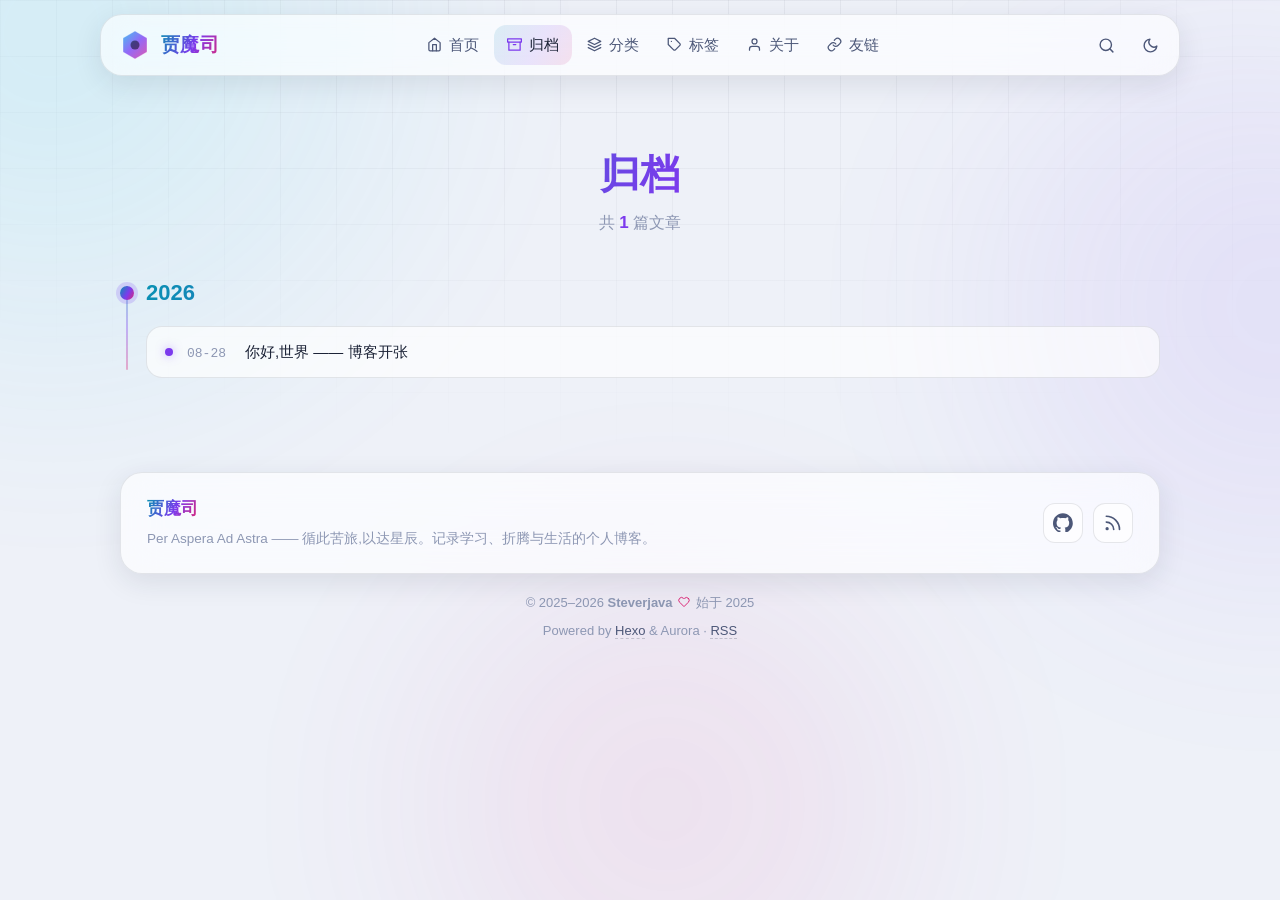
<file: archives/2026/index.html>
<!DOCTYPE html>
<html lang="zh-CN">
<head>
  <meta charset="utf-8">
<meta name="viewport" content="width=device-width, initial-scale=1.0">
<meta http-equiv="X-UA-Compatible" content="IE=edge">



<title>贾魔司 · 循此苦旅,以达星辰</title>
<meta name="description" content="Per Aspera Ad Astra —— 循此苦旅,以达星辰。记录学习、折腾与生活的个人博客。">
<meta name="keywords" content="贾魔司,Steverjava,博客,技术博客">
<meta name="generator" content="Hexo">
<meta name="referrer" content="strict-origin-when-cross-origin">

<!-- Open Graph -->
<meta property="og:type" content="website">
<meta property="og:title" content="贾魔司 · 循此苦旅,以达星辰">
<meta property="og:description" content="Per Aspera Ad Astra —— 循此苦旅,以达星辰。记录学习、折腾与生活的个人博客。">
<meta property="og:url" content="https://steverjava.top/archives/2026/index.html">
<meta property="og:site_name" content="贾魔司">
<meta property="og:locale" content="zh-CN">


<meta name="twitter:card" content="summary">
<meta name="twitter:title" content="贾魔司 · 循此苦旅,以达星辰">
<meta name="twitter:description" content="Per Aspera Ad Astra —— 循此苦旅,以达星辰。记录学习、折腾与生活的个人博客。">

<!-- Canonical -->
<link rel="canonical" href="https://steverjava.top/archives/2026/index.html">
<link rel="alternate" type="application/atom+xml" title="贾魔司" href="/atom.xml">

<!-- Favicon -->
<link rel="icon" type="image/svg+xml" href="/images/favicon.svg">

<!-- 主题初始化:防闪烁,先于样式确定 data-theme -->
<script>
(function () {
  var saved = null;
  try { saved = localStorage.getItem('aurora-theme'); } catch (e) {}
  var mode = saved || 'auto';
  var dark = mode === 'dark' || (mode !== 'light' && window.matchMedia('(prefers-color-scheme: dark)').matches);
  document.documentElement.setAttribute('data-theme', dark ? 'dark' : 'light');
})();
</script>

<link rel="stylesheet" href="/css/style.css">

</head>
<body>
  <div class="aurora" aria-hidden="true">
    <div class="blob blob-1"></div>
    <div class="blob blob-2"></div>
    <div class="blob blob-3"></div>
    <div class="aurora-grid"></div>
  </div>

  
<header class="site-header" id="site-header">
  <div class="nav glass" id="nav">
    <a class="brand" href="/" aria-label="贾魔司">
      <span class="brand__mark" aria-hidden="true">
        <svg viewBox="0 0 32 32" fill="none">
          <defs>
            <linearGradient id="brand-grad" x1="0" y1="0" x2="32" y2="32" gradientUnits="userSpaceOnUse">
              <stop stop-color="#22d3ee"/><stop offset=".5" stop-color="#8b5cf6"/><stop offset="1" stop-color="#ec4899"/>
            </linearGradient>
          </defs>
          <path d="M16 2 L28 9 L28 23 L16 30 L4 23 L4 9 Z" fill="url(#brand-grad)" opacity=".92"/>
          <path d="M16 2 L28 9 L28 23 L16 30 L4 23 L4 9 Z" fill="none" stroke="rgba(255,255,255,.35)" stroke-width="1"/>
          <circle cx="16" cy="16" r="4.5" fill="#0a0f1e" opacity=".55"/>
        </svg>
      </span>
      <span class="brand__text">贾魔司</span>
    </a>

    <nav class="nav__menu" id="nav-menu" aria-label="菜单">
      
        
        <a class="nav__link" href="/">
          <span class="icon" aria-hidden="true"><svg viewBox="0 0 24 24" fill="none" stroke="currentColor" stroke-width="2" stroke-linecap="round" stroke-linejoin="round"><path d="M3 9l9-7 9 7v11a2 2 0 0 1-2 2H5a2 2 0 0 1-2-2z"/><polyline points="9 22 9 12 15 12 15 22"/></svg></span><span>首页</span>
        </a>
      
        
        <a class="nav__link is-active" href="/archives/">
          <span class="icon" aria-hidden="true"><svg viewBox="0 0 24 24" fill="none" stroke="currentColor" stroke-width="2" stroke-linecap="round" stroke-linejoin="round"><polyline points="21 8 21 21 3 21 3 8"/><rect x="1" y="3" width="22" height="5"/><line x1="10" y1="12" x2="14" y2="12"/></svg></span><span>归档</span>
        </a>
      
        
        <a class="nav__link" href="/categories/">
          <span class="icon" aria-hidden="true"><svg viewBox="0 0 24 24" fill="none" stroke="currentColor" stroke-width="2" stroke-linecap="round" stroke-linejoin="round"><polygon points="12 2 2 7 12 12 22 7 12 2"/><polyline points="2 17 12 22 22 17"/><polyline points="2 12 12 17 22 12"/></svg></span><span>分类</span>
        </a>
      
        
        <a class="nav__link" href="/tags/">
          <span class="icon" aria-hidden="true"><svg viewBox="0 0 24 24" fill="none" stroke="currentColor" stroke-width="2" stroke-linecap="round" stroke-linejoin="round"><path d="M20.59 13.41l-7.17 7.17a2 2 0 0 1-2.83 0L2 12V2h10l8.59 8.59a2 2 0 0 1 0 2.83z"/><line x1="7" y1="7" x2="7.01" y2="7"/></svg></span><span>标签</span>
        </a>
      
        
        <a class="nav__link" href="/about/">
          <span class="icon" aria-hidden="true"><svg viewBox="0 0 24 24" fill="none" stroke="currentColor" stroke-width="2" stroke-linecap="round" stroke-linejoin="round"><path d="M20 21v-2a4 4 0 0 0-4-4H8a4 4 0 0 0-4 4v2"/><circle cx="12" cy="7" r="4"/></svg></span><span>关于</span>
        </a>
      
        
        <a class="nav__link" href="/links/">
          <span class="icon" aria-hidden="true"><svg viewBox="0 0 24 24" fill="none" stroke="currentColor" stroke-width="2" stroke-linecap="round" stroke-linejoin="round"><path d="M10 13a5 5 0 0 0 7.54.54l3-3a5 5 0 0 0-7.07-7.07l-1.72 1.71"/><path d="M14 11a5 5 0 0 0-7.54-.54l-3 3a5 5 0 0 0 7.07 7.07l1.71-1.71"/></svg></span><span>友链</span>
        </a>
      
    </nav>

    <div class="nav__actions">
      
      <button class="nav__btn" id="search-toggle" type="button" aria-label="搜索" title="搜索 (Ctrl K)">
        <span class="icon" aria-hidden="true"><svg viewBox="0 0 24 24" fill="none" stroke="currentColor" stroke-width="2" stroke-linecap="round" stroke-linejoin="round"><circle cx="11" cy="11" r="8"/><line x1="21" y1="21" x2="16.65" y2="16.65"/></svg></span>
      </button>
      
      <button class="nav__btn" id="theme-toggle" type="button" aria-label="切换主题" title="切换主题">
        <span class="theme-toggle-sun"><span class="icon" aria-hidden="true"><svg viewBox="0 0 24 24" fill="none" stroke="currentColor" stroke-width="2" stroke-linecap="round" stroke-linejoin="round"><circle cx="12" cy="12" r="5"/><line x1="12" y1="1" x2="12" y2="3"/><line x1="12" y1="21" x2="12" y2="23"/><line x1="4.22" y1="4.22" x2="5.64" y2="5.64"/><line x1="18.36" y1="18.36" x2="19.78" y2="19.78"/><line x1="1" y1="12" x2="3" y2="12"/><line x1="21" y1="12" x2="23" y2="12"/><line x1="4.22" y1="19.78" x2="5.64" y2="18.36"/><line x1="18.36" y1="5.64" x2="19.78" y2="4.22"/></svg></span></span>
        <span class="theme-toggle-moon"><span class="icon" aria-hidden="true"><svg viewBox="0 0 24 24" fill="none" stroke="currentColor" stroke-width="2" stroke-linecap="round" stroke-linejoin="round"><path d="M21 12.79A9 9 0 1 1 11.21 3 7 7 0 0 0 21 12.79z"/></svg></span></span>
      </button>
      <button class="nav__btn nav__burger" id="nav-burger" type="button" aria-label="菜单" aria-expanded="false">
        <span class="icon" aria-hidden="true"><svg viewBox="0 0 24 24" fill="none" stroke="currentColor" stroke-width="2" stroke-linecap="round" stroke-linejoin="round"><line x1="3" y1="6" x2="21" y2="6"/><line x1="3" y1="12" x2="21" y2="12"/><line x1="3" y1="18" x2="21" y2="18"/></svg></span>
      </button>
    </div>
  </div>
</header>


  <main class="container">
    
<section class="archive">
  <header class="archive__header reveal">
    <h1 class="archive__title gradient-text">归档</h1>
    <p class="archive__desc">共 <strong>1</strong> 篇文章</p>
  </header>

  <div class="timeline">
    
    <div class="timeline__year reveal">
      <h2 class="timeline__year-title">2026</h2>
      <div class="timeline__items">
        
        <a class="timeline__item" href="/2026/08/28/welcome/">
          <span class="timeline__dot" aria-hidden="true"></span>
          <time class="timeline__date" datetime="2026-08-28">08-28</time>
          <span class="timeline__title">你好,世界 —— 博客开张</span>
        </a>
        
      </div>
    </div>
    
  </div>
</section>




  </main>

  
<footer class="site-footer">
  <div class="footer-main glass">
    <div class="footer-col footer-brand">
      <div class="footer-brand__title">
        <span class="brand__text">贾魔司</span>
      </div>
      <p class="footer-brand__desc">Per Aspera Ad Astra —— 循此苦旅,以达星辰。记录学习、折腾与生活的个人博客。</p>
    </div>
    <div class="footer-col footer-social">
      
        
        <a class="footer-social__link" href="https://github.com/Steverjava" target="_blank" rel="noopener nofollow" aria-label="GitHub" title="GitHub">
          <span class="icon" aria-hidden="true"><svg viewBox="0 0 24 24" fill="currentColor"><path d="M12 .297c-6.63 0-12 5.373-12 12 0 5.303 3.438 9.8 8.205 11.385.6.113.82-.258.82-.577 0-.285-.01-1.04-.015-2.04-3.338.724-4.042-1.61-4.042-1.61C4.422 18.07 3.633 17.7 3.633 17.7c-1.087-.744.084-.729.084-.729 1.205.084 1.838 1.236 1.838 1.236 1.07 1.835 2.809 1.305 3.495.998.108-.776.417-1.305.76-1.605-2.665-.3-5.466-1.332-5.466-5.93 0-1.31.465-2.38 1.235-3.22-.135-.303-.54-1.523.105-3.176 0 0 1.005-.322 3.3 1.23.96-.267 1.98-.399 3-.405 1.02.006 2.04.138 3 .405 2.28-1.552 3.285-1.23 3.285-1.23.645 1.653.24 2.873.12 3.176.765.84 1.23 1.91 1.23 3.22 0 4.61-2.805 5.625-5.475 5.92.42.36.81 1.096.81 2.22 0 1.606-.015 2.896-.015 3.286 0 .315.21.69.825.57C20.565 22.092 24 17.592 24 12.297c0-6.627-5.373-12-12-12"/></svg></span>
        </a>
      
        
        <a class="footer-social__link" href="/atom.xml" target="_blank" rel="noopener nofollow" aria-label="RSS" title="RSS">
          <span class="icon" aria-hidden="true"><svg viewBox="0 0 24 24" fill="none" stroke="currentColor" stroke-width="2" stroke-linecap="round" stroke-linejoin="round"><path d="M4 11a9 9 0 0 1 9 9"/><path d="M4 4a16 16 0 0 1 16 16"/><circle cx="5" cy="19" r="1"/></svg></span>
        </a>
      
    </div>
  </div>
  <div class="footer-meta">
    <p class="footer-meta__line">
      © 2025–2026 <strong>Steverjava</strong>
      <span class="footer-meta__heart"><span class="icon" aria-hidden="true"><svg viewBox="0 0 24 24" fill="none" stroke="currentColor" stroke-width="2" stroke-linecap="round" stroke-linejoin="round"><path d="M20.84 4.61a5.5 5.5 0 0 0-7.78 0L12 5.67l-1.06-1.06a5.5 5.5 0 0 0-7.78 7.78l1.06 1.06L12 21.23l7.78-7.78 1.06-1.06a5.5 5.5 0 0 0 0-7.78z"/></svg></span></span>
      始于 2025
    </p>
    <p class="footer-meta__line footer-meta__powered">
      Powered by <a href="https://hexo.io" target="_blank" rel="noopener">Hexo</a> &amp; Aurora
      · <a href="/atom.xml">RSS</a>
      
      
    </p>
  </div>
</footer>


<button class="back-top" id="back-top" type="button" aria-label="回到顶部" title="回到顶部">
  <span class="icon" aria-hidden="true"><svg viewBox="0 0 24 24" fill="none" stroke="currentColor" stroke-width="2" stroke-linecap="round" stroke-linejoin="round"><line x1="12" y1="19" x2="12" y2="5"/><polyline points="5 12 12 5 19 12"/></svg></span>
</button>



<div class="reading-progress" id="reading-progress" aria-hidden="true"></div>


  
<div class="search-modal" id="search-modal" role="dialog" aria-modal="true" aria-label="搜索" data-path="/search.json" hidden>
  <div class="search-modal__backdrop" data-search-close></div>
  <div class="search-modal__panel glass" role="search">
    <div class="search-modal__head">
      <span class="search-modal__icon"><span class="icon" aria-hidden="true"><svg viewBox="0 0 24 24" fill="none" stroke="currentColor" stroke-width="2" stroke-linecap="round" stroke-linejoin="round"><circle cx="11" cy="11" r="8"/><line x1="21" y1="21" x2="16.65" y2="16.65"/></svg></span></span>
      <input class="search-modal__input" id="search-input" type="search" autocomplete="off"
        placeholder="搜索文章标题、标签、内容…" spellcheck="false">
      <button class="search-modal__close" type="button" data-search-close aria-label="关闭">
        <span class="icon" aria-hidden="true"><svg viewBox="0 0 24 24" fill="none" stroke="currentColor" stroke-width="2" stroke-linecap="round" stroke-linejoin="round"><line x1="18" y1="6" x2="6" y2="18"/><line x1="6" y1="6" x2="18" y2="18"/></svg></span>
      </button>
    </div>
    <div class="search-modal__body">
      <div class="search-modal__empty" id="search-empty" hidden><span class="icon" aria-hidden="true"><svg viewBox="0 0 24 24" fill="none" stroke="currentColor" stroke-width="2" stroke-linecap="round" stroke-linejoin="round"><circle cx="11" cy="11" r="8"/><line x1="21" y1="21" x2="16.65" y2="16.65"/></svg></span><span>没有找到相关文章</span></div>
      <ul class="search-results" id="search-results"></ul>
    </div>
    <div class="search-modal__hint">
      <span><kbd>↑</kbd><kbd>↓</kbd> 选择</span>
      <span><kbd>Enter</kbd> 打开</span>
      <span><kbd>Esc</kbd> 关闭</span>
    </div>
  </div>
</div>
<script src="/js/search.js" defer></script>



  <script src="/js/main.js" defer></script>
</body>
</html>
</file>
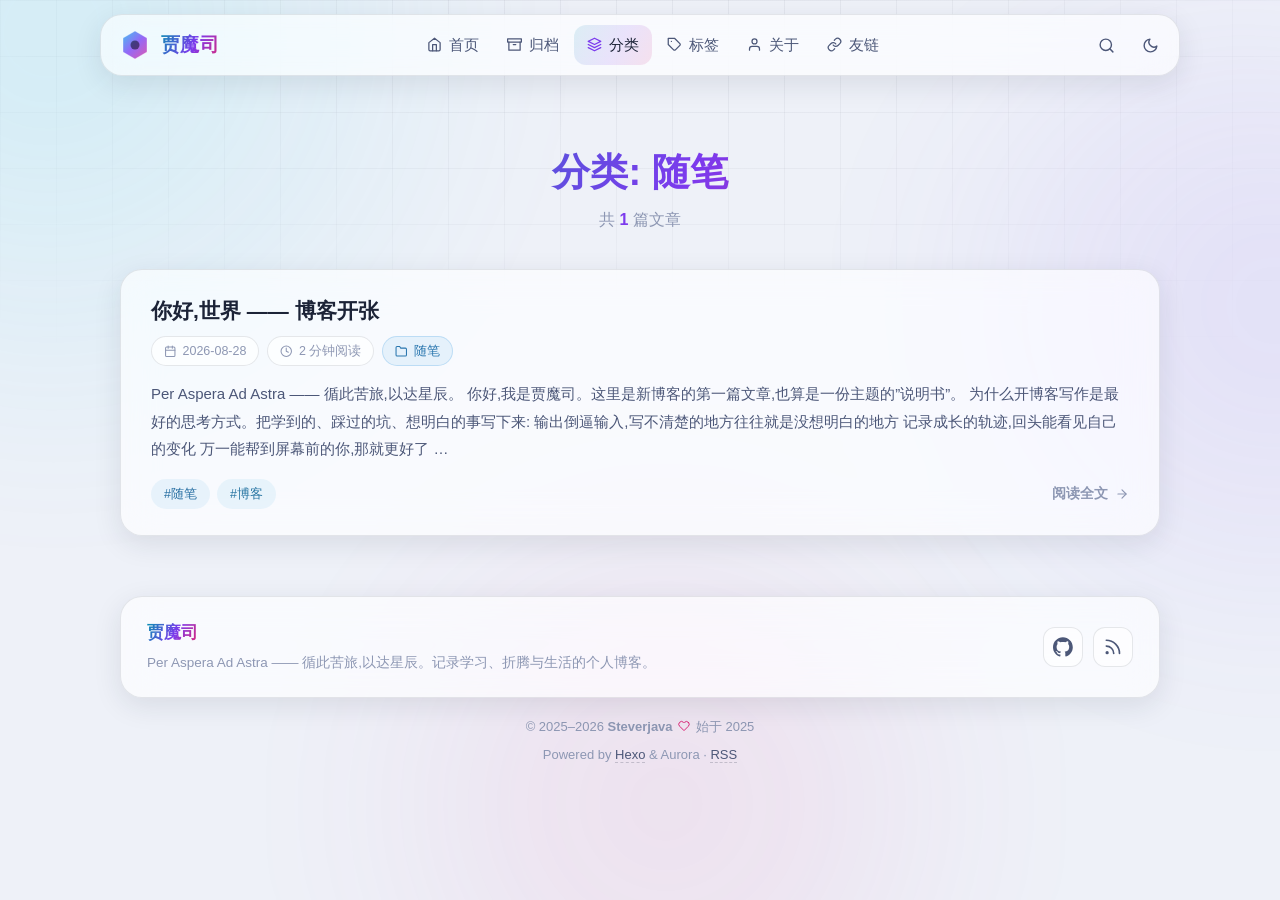
<file: categories/随笔/index.html>
<!DOCTYPE html>
<html lang="zh-CN">
<head>
  <meta charset="utf-8">
<meta name="viewport" content="width=device-width, initial-scale=1.0">
<meta http-equiv="X-UA-Compatible" content="IE=edge">



<title>分类: 随笔 · 贾魔司</title>
<meta name="description" content="Per Aspera Ad Astra —— 循此苦旅,以达星辰。记录学习、折腾与生活的个人博客。">
<meta name="keywords" content="贾魔司,Steverjava,博客,技术博客">
<meta name="generator" content="Hexo">
<meta name="referrer" content="strict-origin-when-cross-origin">

<!-- Open Graph -->
<meta property="og:type" content="website">
<meta property="og:title" content="分类: 随笔 · 贾魔司">
<meta property="og:description" content="Per Aspera Ad Astra —— 循此苦旅,以达星辰。记录学习、折腾与生活的个人博客。">
<meta property="og:url" content="https://steverjava.top/categories/随笔/index.html">
<meta property="og:site_name" content="贾魔司">
<meta property="og:locale" content="zh-CN">


<meta name="twitter:card" content="summary">
<meta name="twitter:title" content="分类: 随笔 · 贾魔司">
<meta name="twitter:description" content="Per Aspera Ad Astra —— 循此苦旅,以达星辰。记录学习、折腾与生活的个人博客。">

<!-- Canonical -->
<link rel="canonical" href="https://steverjava.top/categories/随笔/index.html">
<link rel="alternate" type="application/atom+xml" title="贾魔司" href="/atom.xml">

<!-- Favicon -->
<link rel="icon" type="image/svg+xml" href="/images/favicon.svg">

<!-- 主题初始化:防闪烁,先于样式确定 data-theme -->
<script>
(function () {
  var saved = null;
  try { saved = localStorage.getItem('aurora-theme'); } catch (e) {}
  var mode = saved || 'auto';
  var dark = mode === 'dark' || (mode !== 'light' && window.matchMedia('(prefers-color-scheme: dark)').matches);
  document.documentElement.setAttribute('data-theme', dark ? 'dark' : 'light');
})();
</script>

<link rel="stylesheet" href="/css/style.css">

</head>
<body>
  <div class="aurora" aria-hidden="true">
    <div class="blob blob-1"></div>
    <div class="blob blob-2"></div>
    <div class="blob blob-3"></div>
    <div class="aurora-grid"></div>
  </div>

  
<header class="site-header" id="site-header">
  <div class="nav glass" id="nav">
    <a class="brand" href="/" aria-label="贾魔司">
      <span class="brand__mark" aria-hidden="true">
        <svg viewBox="0 0 32 32" fill="none">
          <defs>
            <linearGradient id="brand-grad" x1="0" y1="0" x2="32" y2="32" gradientUnits="userSpaceOnUse">
              <stop stop-color="#22d3ee"/><stop offset=".5" stop-color="#8b5cf6"/><stop offset="1" stop-color="#ec4899"/>
            </linearGradient>
          </defs>
          <path d="M16 2 L28 9 L28 23 L16 30 L4 23 L4 9 Z" fill="url(#brand-grad)" opacity=".92"/>
          <path d="M16 2 L28 9 L28 23 L16 30 L4 23 L4 9 Z" fill="none" stroke="rgba(255,255,255,.35)" stroke-width="1"/>
          <circle cx="16" cy="16" r="4.5" fill="#0a0f1e" opacity=".55"/>
        </svg>
      </span>
      <span class="brand__text">贾魔司</span>
    </a>

    <nav class="nav__menu" id="nav-menu" aria-label="菜单">
      
        
        <a class="nav__link" href="/">
          <span class="icon" aria-hidden="true"><svg viewBox="0 0 24 24" fill="none" stroke="currentColor" stroke-width="2" stroke-linecap="round" stroke-linejoin="round"><path d="M3 9l9-7 9 7v11a2 2 0 0 1-2 2H5a2 2 0 0 1-2-2z"/><polyline points="9 22 9 12 15 12 15 22"/></svg></span><span>首页</span>
        </a>
      
        
        <a class="nav__link" href="/archives/">
          <span class="icon" aria-hidden="true"><svg viewBox="0 0 24 24" fill="none" stroke="currentColor" stroke-width="2" stroke-linecap="round" stroke-linejoin="round"><polyline points="21 8 21 21 3 21 3 8"/><rect x="1" y="3" width="22" height="5"/><line x1="10" y1="12" x2="14" y2="12"/></svg></span><span>归档</span>
        </a>
      
        
        <a class="nav__link is-active" href="/categories/">
          <span class="icon" aria-hidden="true"><svg viewBox="0 0 24 24" fill="none" stroke="currentColor" stroke-width="2" stroke-linecap="round" stroke-linejoin="round"><polygon points="12 2 2 7 12 12 22 7 12 2"/><polyline points="2 17 12 22 22 17"/><polyline points="2 12 12 17 22 12"/></svg></span><span>分类</span>
        </a>
      
        
        <a class="nav__link" href="/tags/">
          <span class="icon" aria-hidden="true"><svg viewBox="0 0 24 24" fill="none" stroke="currentColor" stroke-width="2" stroke-linecap="round" stroke-linejoin="round"><path d="M20.59 13.41l-7.17 7.17a2 2 0 0 1-2.83 0L2 12V2h10l8.59 8.59a2 2 0 0 1 0 2.83z"/><line x1="7" y1="7" x2="7.01" y2="7"/></svg></span><span>标签</span>
        </a>
      
        
        <a class="nav__link" href="/about/">
          <span class="icon" aria-hidden="true"><svg viewBox="0 0 24 24" fill="none" stroke="currentColor" stroke-width="2" stroke-linecap="round" stroke-linejoin="round"><path d="M20 21v-2a4 4 0 0 0-4-4H8a4 4 0 0 0-4 4v2"/><circle cx="12" cy="7" r="4"/></svg></span><span>关于</span>
        </a>
      
        
        <a class="nav__link" href="/links/">
          <span class="icon" aria-hidden="true"><svg viewBox="0 0 24 24" fill="none" stroke="currentColor" stroke-width="2" stroke-linecap="round" stroke-linejoin="round"><path d="M10 13a5 5 0 0 0 7.54.54l3-3a5 5 0 0 0-7.07-7.07l-1.72 1.71"/><path d="M14 11a5 5 0 0 0-7.54-.54l-3 3a5 5 0 0 0 7.07 7.07l1.71-1.71"/></svg></span><span>友链</span>
        </a>
      
    </nav>

    <div class="nav__actions">
      
      <button class="nav__btn" id="search-toggle" type="button" aria-label="搜索" title="搜索 (Ctrl K)">
        <span class="icon" aria-hidden="true"><svg viewBox="0 0 24 24" fill="none" stroke="currentColor" stroke-width="2" stroke-linecap="round" stroke-linejoin="round"><circle cx="11" cy="11" r="8"/><line x1="21" y1="21" x2="16.65" y2="16.65"/></svg></span>
      </button>
      
      <button class="nav__btn" id="theme-toggle" type="button" aria-label="切换主题" title="切换主题">
        <span class="theme-toggle-sun"><span class="icon" aria-hidden="true"><svg viewBox="0 0 24 24" fill="none" stroke="currentColor" stroke-width="2" stroke-linecap="round" stroke-linejoin="round"><circle cx="12" cy="12" r="5"/><line x1="12" y1="1" x2="12" y2="3"/><line x1="12" y1="21" x2="12" y2="23"/><line x1="4.22" y1="4.22" x2="5.64" y2="5.64"/><line x1="18.36" y1="18.36" x2="19.78" y2="19.78"/><line x1="1" y1="12" x2="3" y2="12"/><line x1="21" y1="12" x2="23" y2="12"/><line x1="4.22" y1="19.78" x2="5.64" y2="18.36"/><line x1="18.36" y1="5.64" x2="19.78" y2="4.22"/></svg></span></span>
        <span class="theme-toggle-moon"><span class="icon" aria-hidden="true"><svg viewBox="0 0 24 24" fill="none" stroke="currentColor" stroke-width="2" stroke-linecap="round" stroke-linejoin="round"><path d="M21 12.79A9 9 0 1 1 11.21 3 7 7 0 0 0 21 12.79z"/></svg></span></span>
      </button>
      <button class="nav__btn nav__burger" id="nav-burger" type="button" aria-label="菜单" aria-expanded="false">
        <span class="icon" aria-hidden="true"><svg viewBox="0 0 24 24" fill="none" stroke="currentColor" stroke-width="2" stroke-linecap="round" stroke-linejoin="round"><line x1="3" y1="6" x2="21" y2="6"/><line x1="3" y1="12" x2="21" y2="12"/><line x1="3" y1="18" x2="21" y2="18"/></svg></span>
      </button>
    </div>
  </div>
</header>


  <main class="container">
    
<section class="taxonomy">
  <header class="taxonomy__header reveal">
    <h1 class="taxonomy__title gradient-text">分类: 随笔</h1>
    <p class="taxonomy__desc">共 <strong>1</strong> 篇文章</p>
  </header>
  <div class="post-list">
    
      
<article class="post-card glass reveal">
  <h2 class="post-card__title">
    <a href="/2026/08/28/welcome/">你好,世界 —— 博客开张</a>
  </h2>

  <div class="post-card__meta">
    <span class="chip chip--meta">
      <span class="icon" aria-hidden="true"><svg viewBox="0 0 24 24" fill="none" stroke="currentColor" stroke-width="2" stroke-linecap="round" stroke-linejoin="round"><rect x="3" y="4" width="18" height="18" rx="2" ry="2"/><line x1="16" y1="2" x2="16" y2="6"/><line x1="8" y1="2" x2="8" y2="6"/><line x1="3" y1="10" x2="21" y2="10"/></svg></span><time datetime="2026-08-28">2026-08-28</time>
    </span>
    <span class="chip chip--meta">
      <span class="icon" aria-hidden="true"><svg viewBox="0 0 24 24" fill="none" stroke="currentColor" stroke-width="2" stroke-linecap="round" stroke-linejoin="round"><circle cx="12" cy="12" r="10"/><polyline points="12 6 12 12 16 14"/></svg></span>2 分钟阅读
    </span>
    
      <a class="chip chip--cat" href="/categories/%E9%9A%8F%E7%AC%94/" style="--hue:205">
        <span class="icon" aria-hidden="true"><svg viewBox="0 0 24 24" fill="none" stroke="currentColor" stroke-width="2" stroke-linecap="round" stroke-linejoin="round"><path d="M22 19a2 2 0 0 1-2 2H4a2 2 0 0 1-2-2V5a2 2 0 0 1 2-2h5l2 3h9a2 2 0 0 1 2 2z"/></svg></span>随笔
      </a>
    
  </div>

  <p class="post-card__excerpt">Per Aspera Ad Astra —— 循此苦旅,以达星辰。 你好,我是贾魔司。这里是新博客的第一篇文章,也算是一份主题的”说明书”。 为什么开博客写作是最好的思考方式。把学到的、踩过的坑、想明白的事写下来: 输出倒逼输入,写不清楚的地方往往就是没想明白的地方 记录成长的轨迹,回头能看见自己的变化 万一能帮到屏幕前的你,那就更好了 …</p>

  <div class="post-card__foot">
    <div class="post-card__tags">
      
        <a class="chip chip--tag" href="/tags/%E9%9A%8F%E7%AC%94/" style="--hue:205">
          #随笔
        </a>
      
        <a class="chip chip--tag" href="/tags/%E5%8D%9A%E5%AE%A2/" style="--hue:202">
          #博客
        </a>
      
    </div>
    <a class="post-card__more" href="/2026/08/28/welcome/">
      阅读全文<span class="icon" aria-hidden="true"><svg viewBox="0 0 24 24" fill="none" stroke="currentColor" stroke-width="2" stroke-linecap="round" stroke-linejoin="round"><line x1="5" y1="12" x2="19" y2="12"/><polyline points="12 5 19 12 12 19"/></svg></span>
    </a>
  </div>
</article>

    
  </div>
</section>




  </main>

  
<footer class="site-footer">
  <div class="footer-main glass">
    <div class="footer-col footer-brand">
      <div class="footer-brand__title">
        <span class="brand__text">贾魔司</span>
      </div>
      <p class="footer-brand__desc">Per Aspera Ad Astra —— 循此苦旅,以达星辰。记录学习、折腾与生活的个人博客。</p>
    </div>
    <div class="footer-col footer-social">
      
        
        <a class="footer-social__link" href="https://github.com/Steverjava" target="_blank" rel="noopener nofollow" aria-label="GitHub" title="GitHub">
          <span class="icon" aria-hidden="true"><svg viewBox="0 0 24 24" fill="currentColor"><path d="M12 .297c-6.63 0-12 5.373-12 12 0 5.303 3.438 9.8 8.205 11.385.6.113.82-.258.82-.577 0-.285-.01-1.04-.015-2.04-3.338.724-4.042-1.61-4.042-1.61C4.422 18.07 3.633 17.7 3.633 17.7c-1.087-.744.084-.729.084-.729 1.205.084 1.838 1.236 1.838 1.236 1.07 1.835 2.809 1.305 3.495.998.108-.776.417-1.305.76-1.605-2.665-.3-5.466-1.332-5.466-5.93 0-1.31.465-2.38 1.235-3.22-.135-.303-.54-1.523.105-3.176 0 0 1.005-.322 3.3 1.23.96-.267 1.98-.399 3-.405 1.02.006 2.04.138 3 .405 2.28-1.552 3.285-1.23 3.285-1.23.645 1.653.24 2.873.12 3.176.765.84 1.23 1.91 1.23 3.22 0 4.61-2.805 5.625-5.475 5.92.42.36.81 1.096.81 2.22 0 1.606-.015 2.896-.015 3.286 0 .315.21.69.825.57C20.565 22.092 24 17.592 24 12.297c0-6.627-5.373-12-12-12"/></svg></span>
        </a>
      
        
        <a class="footer-social__link" href="/atom.xml" target="_blank" rel="noopener nofollow" aria-label="RSS" title="RSS">
          <span class="icon" aria-hidden="true"><svg viewBox="0 0 24 24" fill="none" stroke="currentColor" stroke-width="2" stroke-linecap="round" stroke-linejoin="round"><path d="M4 11a9 9 0 0 1 9 9"/><path d="M4 4a16 16 0 0 1 16 16"/><circle cx="5" cy="19" r="1"/></svg></span>
        </a>
      
    </div>
  </div>
  <div class="footer-meta">
    <p class="footer-meta__line">
      © 2025–2026 <strong>Steverjava</strong>
      <span class="footer-meta__heart"><span class="icon" aria-hidden="true"><svg viewBox="0 0 24 24" fill="none" stroke="currentColor" stroke-width="2" stroke-linecap="round" stroke-linejoin="round"><path d="M20.84 4.61a5.5 5.5 0 0 0-7.78 0L12 5.67l-1.06-1.06a5.5 5.5 0 0 0-7.78 7.78l1.06 1.06L12 21.23l7.78-7.78 1.06-1.06a5.5 5.5 0 0 0 0-7.78z"/></svg></span></span>
      始于 2025
    </p>
    <p class="footer-meta__line footer-meta__powered">
      Powered by <a href="https://hexo.io" target="_blank" rel="noopener">Hexo</a> &amp; Aurora
      · <a href="/atom.xml">RSS</a>
      
      
    </p>
  </div>
</footer>


<button class="back-top" id="back-top" type="button" aria-label="回到顶部" title="回到顶部">
  <span class="icon" aria-hidden="true"><svg viewBox="0 0 24 24" fill="none" stroke="currentColor" stroke-width="2" stroke-linecap="round" stroke-linejoin="round"><line x1="12" y1="19" x2="12" y2="5"/><polyline points="5 12 12 5 19 12"/></svg></span>
</button>



<div class="reading-progress" id="reading-progress" aria-hidden="true"></div>


  
<div class="search-modal" id="search-modal" role="dialog" aria-modal="true" aria-label="搜索" data-path="/search.json" hidden>
  <div class="search-modal__backdrop" data-search-close></div>
  <div class="search-modal__panel glass" role="search">
    <div class="search-modal__head">
      <span class="search-modal__icon"><span class="icon" aria-hidden="true"><svg viewBox="0 0 24 24" fill="none" stroke="currentColor" stroke-width="2" stroke-linecap="round" stroke-linejoin="round"><circle cx="11" cy="11" r="8"/><line x1="21" y1="21" x2="16.65" y2="16.65"/></svg></span></span>
      <input class="search-modal__input" id="search-input" type="search" autocomplete="off"
        placeholder="搜索文章标题、标签、内容…" spellcheck="false">
      <button class="search-modal__close" type="button" data-search-close aria-label="关闭">
        <span class="icon" aria-hidden="true"><svg viewBox="0 0 24 24" fill="none" stroke="currentColor" stroke-width="2" stroke-linecap="round" stroke-linejoin="round"><line x1="18" y1="6" x2="6" y2="18"/><line x1="6" y1="6" x2="18" y2="18"/></svg></span>
      </button>
    </div>
    <div class="search-modal__body">
      <div class="search-modal__empty" id="search-empty" hidden><span class="icon" aria-hidden="true"><svg viewBox="0 0 24 24" fill="none" stroke="currentColor" stroke-width="2" stroke-linecap="round" stroke-linejoin="round"><circle cx="11" cy="11" r="8"/><line x1="21" y1="21" x2="16.65" y2="16.65"/></svg></span><span>没有找到相关文章</span></div>
      <ul class="search-results" id="search-results"></ul>
    </div>
    <div class="search-modal__hint">
      <span><kbd>↑</kbd><kbd>↓</kbd> 选择</span>
      <span><kbd>Enter</kbd> 打开</span>
      <span><kbd>Esc</kbd> 关闭</span>
    </div>
  </div>
</div>
<script src="/js/search.js" defer></script>



  <script src="/js/main.js" defer></script>
</body>
</html>
</file>
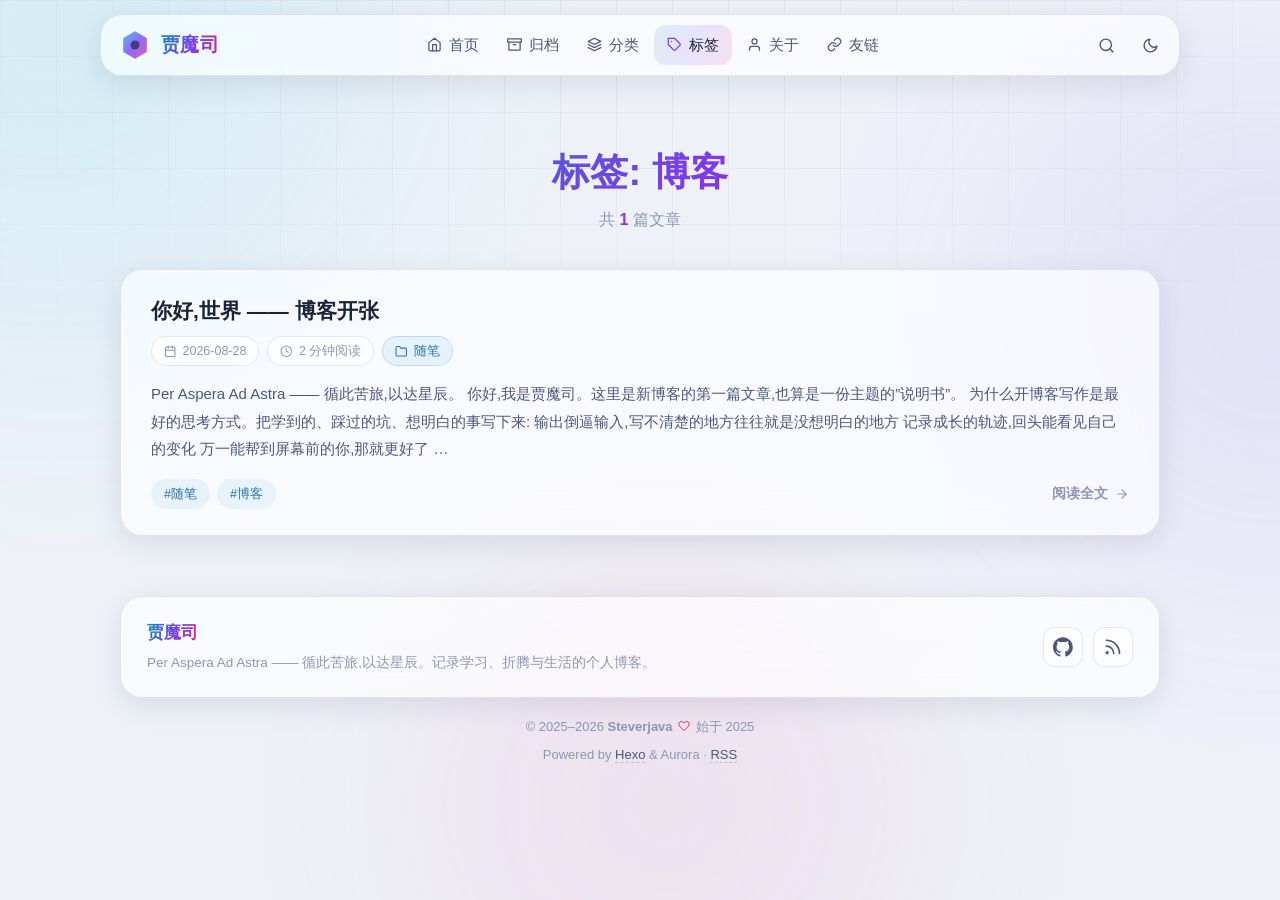
<file: tags/博客/index.html>
<!DOCTYPE html>
<html lang="zh-CN">
<head>
  <meta charset="utf-8">
<meta name="viewport" content="width=device-width, initial-scale=1.0">
<meta http-equiv="X-UA-Compatible" content="IE=edge">



<title>标签: 博客 · 贾魔司</title>
<meta name="description" content="Per Aspera Ad Astra —— 循此苦旅,以达星辰。记录学习、折腾与生活的个人博客。">
<meta name="keywords" content="贾魔司,Steverjava,博客,技术博客">
<meta name="generator" content="Hexo">
<meta name="referrer" content="strict-origin-when-cross-origin">

<!-- Open Graph -->
<meta property="og:type" content="website">
<meta property="og:title" content="标签: 博客 · 贾魔司">
<meta property="og:description" content="Per Aspera Ad Astra —— 循此苦旅,以达星辰。记录学习、折腾与生活的个人博客。">
<meta property="og:url" content="https://steverjava.top/tags/博客/index.html">
<meta property="og:site_name" content="贾魔司">
<meta property="og:locale" content="zh-CN">


<meta name="twitter:card" content="summary">
<meta name="twitter:title" content="标签: 博客 · 贾魔司">
<meta name="twitter:description" content="Per Aspera Ad Astra —— 循此苦旅,以达星辰。记录学习、折腾与生活的个人博客。">

<!-- Canonical -->
<link rel="canonical" href="https://steverjava.top/tags/博客/index.html">
<link rel="alternate" type="application/atom+xml" title="贾魔司" href="/atom.xml">

<!-- Favicon -->
<link rel="icon" type="image/svg+xml" href="/images/favicon.svg">

<!-- 主题初始化:防闪烁,先于样式确定 data-theme -->
<script>
(function () {
  var saved = null;
  try { saved = localStorage.getItem('aurora-theme'); } catch (e) {}
  var mode = saved || 'auto';
  var dark = mode === 'dark' || (mode !== 'light' && window.matchMedia('(prefers-color-scheme: dark)').matches);
  document.documentElement.setAttribute('data-theme', dark ? 'dark' : 'light');
})();
</script>

<link rel="stylesheet" href="/css/style.css">

</head>
<body>
  <div class="aurora" aria-hidden="true">
    <div class="blob blob-1"></div>
    <div class="blob blob-2"></div>
    <div class="blob blob-3"></div>
    <div class="aurora-grid"></div>
  </div>

  
<header class="site-header" id="site-header">
  <div class="nav glass" id="nav">
    <a class="brand" href="/" aria-label="贾魔司">
      <span class="brand__mark" aria-hidden="true">
        <svg viewBox="0 0 32 32" fill="none">
          <defs>
            <linearGradient id="brand-grad" x1="0" y1="0" x2="32" y2="32" gradientUnits="userSpaceOnUse">
              <stop stop-color="#22d3ee"/><stop offset=".5" stop-color="#8b5cf6"/><stop offset="1" stop-color="#ec4899"/>
            </linearGradient>
          </defs>
          <path d="M16 2 L28 9 L28 23 L16 30 L4 23 L4 9 Z" fill="url(#brand-grad)" opacity=".92"/>
          <path d="M16 2 L28 9 L28 23 L16 30 L4 23 L4 9 Z" fill="none" stroke="rgba(255,255,255,.35)" stroke-width="1"/>
          <circle cx="16" cy="16" r="4.5" fill="#0a0f1e" opacity=".55"/>
        </svg>
      </span>
      <span class="brand__text">贾魔司</span>
    </a>

    <nav class="nav__menu" id="nav-menu" aria-label="菜单">
      
        
        <a class="nav__link" href="/">
          <span class="icon" aria-hidden="true"><svg viewBox="0 0 24 24" fill="none" stroke="currentColor" stroke-width="2" stroke-linecap="round" stroke-linejoin="round"><path d="M3 9l9-7 9 7v11a2 2 0 0 1-2 2H5a2 2 0 0 1-2-2z"/><polyline points="9 22 9 12 15 12 15 22"/></svg></span><span>首页</span>
        </a>
      
        
        <a class="nav__link" href="/archives/">
          <span class="icon" aria-hidden="true"><svg viewBox="0 0 24 24" fill="none" stroke="currentColor" stroke-width="2" stroke-linecap="round" stroke-linejoin="round"><polyline points="21 8 21 21 3 21 3 8"/><rect x="1" y="3" width="22" height="5"/><line x1="10" y1="12" x2="14" y2="12"/></svg></span><span>归档</span>
        </a>
      
        
        <a class="nav__link" href="/categories/">
          <span class="icon" aria-hidden="true"><svg viewBox="0 0 24 24" fill="none" stroke="currentColor" stroke-width="2" stroke-linecap="round" stroke-linejoin="round"><polygon points="12 2 2 7 12 12 22 7 12 2"/><polyline points="2 17 12 22 22 17"/><polyline points="2 12 12 17 22 12"/></svg></span><span>分类</span>
        </a>
      
        
        <a class="nav__link is-active" href="/tags/">
          <span class="icon" aria-hidden="true"><svg viewBox="0 0 24 24" fill="none" stroke="currentColor" stroke-width="2" stroke-linecap="round" stroke-linejoin="round"><path d="M20.59 13.41l-7.17 7.17a2 2 0 0 1-2.83 0L2 12V2h10l8.59 8.59a2 2 0 0 1 0 2.83z"/><line x1="7" y1="7" x2="7.01" y2="7"/></svg></span><span>标签</span>
        </a>
      
        
        <a class="nav__link" href="/about/">
          <span class="icon" aria-hidden="true"><svg viewBox="0 0 24 24" fill="none" stroke="currentColor" stroke-width="2" stroke-linecap="round" stroke-linejoin="round"><path d="M20 21v-2a4 4 0 0 0-4-4H8a4 4 0 0 0-4 4v2"/><circle cx="12" cy="7" r="4"/></svg></span><span>关于</span>
        </a>
      
        
        <a class="nav__link" href="/links/">
          <span class="icon" aria-hidden="true"><svg viewBox="0 0 24 24" fill="none" stroke="currentColor" stroke-width="2" stroke-linecap="round" stroke-linejoin="round"><path d="M10 13a5 5 0 0 0 7.54.54l3-3a5 5 0 0 0-7.07-7.07l-1.72 1.71"/><path d="M14 11a5 5 0 0 0-7.54-.54l-3 3a5 5 0 0 0 7.07 7.07l1.71-1.71"/></svg></span><span>友链</span>
        </a>
      
    </nav>

    <div class="nav__actions">
      
      <button class="nav__btn" id="search-toggle" type="button" aria-label="搜索" title="搜索 (Ctrl K)">
        <span class="icon" aria-hidden="true"><svg viewBox="0 0 24 24" fill="none" stroke="currentColor" stroke-width="2" stroke-linecap="round" stroke-linejoin="round"><circle cx="11" cy="11" r="8"/><line x1="21" y1="21" x2="16.65" y2="16.65"/></svg></span>
      </button>
      
      <button class="nav__btn" id="theme-toggle" type="button" aria-label="切换主题" title="切换主题">
        <span class="theme-toggle-sun"><span class="icon" aria-hidden="true"><svg viewBox="0 0 24 24" fill="none" stroke="currentColor" stroke-width="2" stroke-linecap="round" stroke-linejoin="round"><circle cx="12" cy="12" r="5"/><line x1="12" y1="1" x2="12" y2="3"/><line x1="12" y1="21" x2="12" y2="23"/><line x1="4.22" y1="4.22" x2="5.64" y2="5.64"/><line x1="18.36" y1="18.36" x2="19.78" y2="19.78"/><line x1="1" y1="12" x2="3" y2="12"/><line x1="21" y1="12" x2="23" y2="12"/><line x1="4.22" y1="19.78" x2="5.64" y2="18.36"/><line x1="18.36" y1="5.64" x2="19.78" y2="4.22"/></svg></span></span>
        <span class="theme-toggle-moon"><span class="icon" aria-hidden="true"><svg viewBox="0 0 24 24" fill="none" stroke="currentColor" stroke-width="2" stroke-linecap="round" stroke-linejoin="round"><path d="M21 12.79A9 9 0 1 1 11.21 3 7 7 0 0 0 21 12.79z"/></svg></span></span>
      </button>
      <button class="nav__btn nav__burger" id="nav-burger" type="button" aria-label="菜单" aria-expanded="false">
        <span class="icon" aria-hidden="true"><svg viewBox="0 0 24 24" fill="none" stroke="currentColor" stroke-width="2" stroke-linecap="round" stroke-linejoin="round"><line x1="3" y1="6" x2="21" y2="6"/><line x1="3" y1="12" x2="21" y2="12"/><line x1="3" y1="18" x2="21" y2="18"/></svg></span>
      </button>
    </div>
  </div>
</header>


  <main class="container">
    
<section class="taxonomy">
  <header class="taxonomy__header reveal">
    <h1 class="taxonomy__title gradient-text">标签: 博客</h1>
    <p class="taxonomy__desc">共 <strong>1</strong> 篇文章</p>
  </header>
  <div class="post-list">
    
      
<article class="post-card glass reveal">
  <h2 class="post-card__title">
    <a href="/2026/08/28/welcome/">你好,世界 —— 博客开张</a>
  </h2>

  <div class="post-card__meta">
    <span class="chip chip--meta">
      <span class="icon" aria-hidden="true"><svg viewBox="0 0 24 24" fill="none" stroke="currentColor" stroke-width="2" stroke-linecap="round" stroke-linejoin="round"><rect x="3" y="4" width="18" height="18" rx="2" ry="2"/><line x1="16" y1="2" x2="16" y2="6"/><line x1="8" y1="2" x2="8" y2="6"/><line x1="3" y1="10" x2="21" y2="10"/></svg></span><time datetime="2026-08-28">2026-08-28</time>
    </span>
    <span class="chip chip--meta">
      <span class="icon" aria-hidden="true"><svg viewBox="0 0 24 24" fill="none" stroke="currentColor" stroke-width="2" stroke-linecap="round" stroke-linejoin="round"><circle cx="12" cy="12" r="10"/><polyline points="12 6 12 12 16 14"/></svg></span>2 分钟阅读
    </span>
    
      <a class="chip chip--cat" href="/categories/%E9%9A%8F%E7%AC%94/" style="--hue:205">
        <span class="icon" aria-hidden="true"><svg viewBox="0 0 24 24" fill="none" stroke="currentColor" stroke-width="2" stroke-linecap="round" stroke-linejoin="round"><path d="M22 19a2 2 0 0 1-2 2H4a2 2 0 0 1-2-2V5a2 2 0 0 1 2-2h5l2 3h9a2 2 0 0 1 2 2z"/></svg></span>随笔
      </a>
    
  </div>

  <p class="post-card__excerpt">Per Aspera Ad Astra —— 循此苦旅,以达星辰。 你好,我是贾魔司。这里是新博客的第一篇文章,也算是一份主题的”说明书”。 为什么开博客写作是最好的思考方式。把学到的、踩过的坑、想明白的事写下来: 输出倒逼输入,写不清楚的地方往往就是没想明白的地方 记录成长的轨迹,回头能看见自己的变化 万一能帮到屏幕前的你,那就更好了 …</p>

  <div class="post-card__foot">
    <div class="post-card__tags">
      
        <a class="chip chip--tag" href="/tags/%E9%9A%8F%E7%AC%94/" style="--hue:205">
          #随笔
        </a>
      
        <a class="chip chip--tag" href="/tags/%E5%8D%9A%E5%AE%A2/" style="--hue:202">
          #博客
        </a>
      
    </div>
    <a class="post-card__more" href="/2026/08/28/welcome/">
      阅读全文<span class="icon" aria-hidden="true"><svg viewBox="0 0 24 24" fill="none" stroke="currentColor" stroke-width="2" stroke-linecap="round" stroke-linejoin="round"><line x1="5" y1="12" x2="19" y2="12"/><polyline points="12 5 19 12 12 19"/></svg></span>
    </a>
  </div>
</article>

    
  </div>
</section>




  </main>

  
<footer class="site-footer">
  <div class="footer-main glass">
    <div class="footer-col footer-brand">
      <div class="footer-brand__title">
        <span class="brand__text">贾魔司</span>
      </div>
      <p class="footer-brand__desc">Per Aspera Ad Astra —— 循此苦旅,以达星辰。记录学习、折腾与生活的个人博客。</p>
    </div>
    <div class="footer-col footer-social">
      
        
        <a class="footer-social__link" href="https://github.com/Steverjava" target="_blank" rel="noopener nofollow" aria-label="GitHub" title="GitHub">
          <span class="icon" aria-hidden="true"><svg viewBox="0 0 24 24" fill="currentColor"><path d="M12 .297c-6.63 0-12 5.373-12 12 0 5.303 3.438 9.8 8.205 11.385.6.113.82-.258.82-.577 0-.285-.01-1.04-.015-2.04-3.338.724-4.042-1.61-4.042-1.61C4.422 18.07 3.633 17.7 3.633 17.7c-1.087-.744.084-.729.084-.729 1.205.084 1.838 1.236 1.838 1.236 1.07 1.835 2.809 1.305 3.495.998.108-.776.417-1.305.76-1.605-2.665-.3-5.466-1.332-5.466-5.93 0-1.31.465-2.38 1.235-3.22-.135-.303-.54-1.523.105-3.176 0 0 1.005-.322 3.3 1.23.96-.267 1.98-.399 3-.405 1.02.006 2.04.138 3 .405 2.28-1.552 3.285-1.23 3.285-1.23.645 1.653.24 2.873.12 3.176.765.84 1.23 1.91 1.23 3.22 0 4.61-2.805 5.625-5.475 5.92.42.36.81 1.096.81 2.22 0 1.606-.015 2.896-.015 3.286 0 .315.21.69.825.57C20.565 22.092 24 17.592 24 12.297c0-6.627-5.373-12-12-12"/></svg></span>
        </a>
      
        
        <a class="footer-social__link" href="/atom.xml" target="_blank" rel="noopener nofollow" aria-label="RSS" title="RSS">
          <span class="icon" aria-hidden="true"><svg viewBox="0 0 24 24" fill="none" stroke="currentColor" stroke-width="2" stroke-linecap="round" stroke-linejoin="round"><path d="M4 11a9 9 0 0 1 9 9"/><path d="M4 4a16 16 0 0 1 16 16"/><circle cx="5" cy="19" r="1"/></svg></span>
        </a>
      
    </div>
  </div>
  <div class="footer-meta">
    <p class="footer-meta__line">
      © 2025–2026 <strong>Steverjava</strong>
      <span class="footer-meta__heart"><span class="icon" aria-hidden="true"><svg viewBox="0 0 24 24" fill="none" stroke="currentColor" stroke-width="2" stroke-linecap="round" stroke-linejoin="round"><path d="M20.84 4.61a5.5 5.5 0 0 0-7.78 0L12 5.67l-1.06-1.06a5.5 5.5 0 0 0-7.78 7.78l1.06 1.06L12 21.23l7.78-7.78 1.06-1.06a5.5 5.5 0 0 0 0-7.78z"/></svg></span></span>
      始于 2025
    </p>
    <p class="footer-meta__line footer-meta__powered">
      Powered by <a href="https://hexo.io" target="_blank" rel="noopener">Hexo</a> &amp; Aurora
      · <a href="/atom.xml">RSS</a>
      
      
    </p>
  </div>
</footer>


<button class="back-top" id="back-top" type="button" aria-label="回到顶部" title="回到顶部">
  <span class="icon" aria-hidden="true"><svg viewBox="0 0 24 24" fill="none" stroke="currentColor" stroke-width="2" stroke-linecap="round" stroke-linejoin="round"><line x1="12" y1="19" x2="12" y2="5"/><polyline points="5 12 12 5 19 12"/></svg></span>
</button>



<div class="reading-progress" id="reading-progress" aria-hidden="true"></div>


  
<div class="search-modal" id="search-modal" role="dialog" aria-modal="true" aria-label="搜索" data-path="/search.json" hidden>
  <div class="search-modal__backdrop" data-search-close></div>
  <div class="search-modal__panel glass" role="search">
    <div class="search-modal__head">
      <span class="search-modal__icon"><span class="icon" aria-hidden="true"><svg viewBox="0 0 24 24" fill="none" stroke="currentColor" stroke-width="2" stroke-linecap="round" stroke-linejoin="round"><circle cx="11" cy="11" r="8"/><line x1="21" y1="21" x2="16.65" y2="16.65"/></svg></span></span>
      <input class="search-modal__input" id="search-input" type="search" autocomplete="off"
        placeholder="搜索文章标题、标签、内容…" spellcheck="false">
      <button class="search-modal__close" type="button" data-search-close aria-label="关闭">
        <span class="icon" aria-hidden="true"><svg viewBox="0 0 24 24" fill="none" stroke="currentColor" stroke-width="2" stroke-linecap="round" stroke-linejoin="round"><line x1="18" y1="6" x2="6" y2="18"/><line x1="6" y1="6" x2="18" y2="18"/></svg></span>
      </button>
    </div>
    <div class="search-modal__body">
      <div class="search-modal__empty" id="search-empty" hidden><span class="icon" aria-hidden="true"><svg viewBox="0 0 24 24" fill="none" stroke="currentColor" stroke-width="2" stroke-linecap="round" stroke-linejoin="round"><circle cx="11" cy="11" r="8"/><line x1="21" y1="21" x2="16.65" y2="16.65"/></svg></span><span>没有找到相关文章</span></div>
      <ul class="search-results" id="search-results"></ul>
    </div>
    <div class="search-modal__hint">
      <span><kbd>↑</kbd><kbd>↓</kbd> 选择</span>
      <span><kbd>Enter</kbd> 打开</span>
      <span><kbd>Esc</kbd> 关闭</span>
    </div>
  </div>
</div>
<script src="/js/search.js" defer></script>



  <script src="/js/main.js" defer></script>
</body>
</html>
</file>
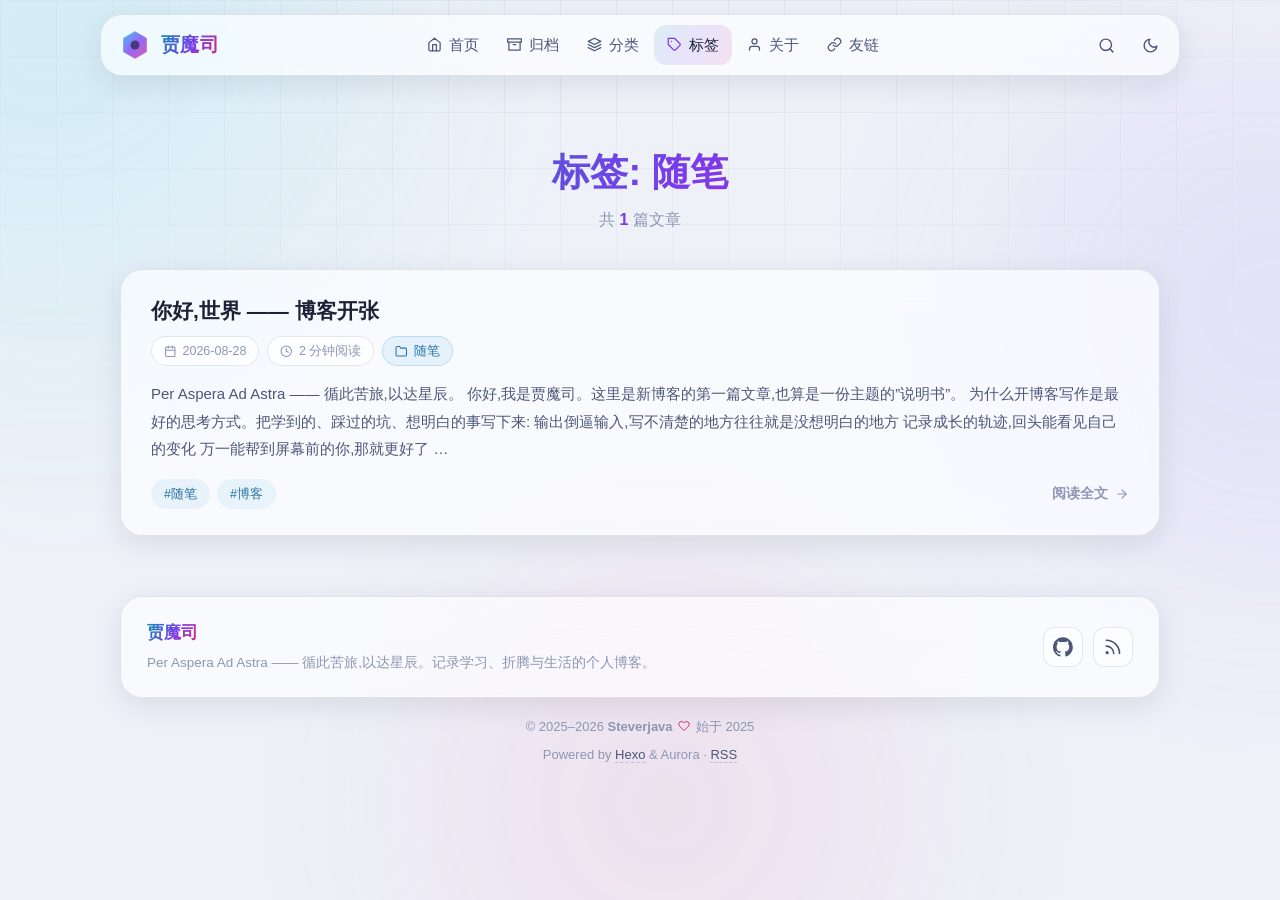
<file: tags/随笔/index.html>
<!DOCTYPE html>
<html lang="zh-CN">
<head>
  <meta charset="utf-8">
<meta name="viewport" content="width=device-width, initial-scale=1.0">
<meta http-equiv="X-UA-Compatible" content="IE=edge">



<title>标签: 随笔 · 贾魔司</title>
<meta name="description" content="Per Aspera Ad Astra —— 循此苦旅,以达星辰。记录学习、折腾与生活的个人博客。">
<meta name="keywords" content="贾魔司,Steverjava,博客,技术博客">
<meta name="generator" content="Hexo">
<meta name="referrer" content="strict-origin-when-cross-origin">

<!-- Open Graph -->
<meta property="og:type" content="website">
<meta property="og:title" content="标签: 随笔 · 贾魔司">
<meta property="og:description" content="Per Aspera Ad Astra —— 循此苦旅,以达星辰。记录学习、折腾与生活的个人博客。">
<meta property="og:url" content="https://steverjava.top/tags/随笔/index.html">
<meta property="og:site_name" content="贾魔司">
<meta property="og:locale" content="zh-CN">


<meta name="twitter:card" content="summary">
<meta name="twitter:title" content="标签: 随笔 · 贾魔司">
<meta name="twitter:description" content="Per Aspera Ad Astra —— 循此苦旅,以达星辰。记录学习、折腾与生活的个人博客。">

<!-- Canonical -->
<link rel="canonical" href="https://steverjava.top/tags/随笔/index.html">
<link rel="alternate" type="application/atom+xml" title="贾魔司" href="/atom.xml">

<!-- Favicon -->
<link rel="icon" type="image/svg+xml" href="/images/favicon.svg">

<!-- 主题初始化:防闪烁,先于样式确定 data-theme -->
<script>
(function () {
  var saved = null;
  try { saved = localStorage.getItem('aurora-theme'); } catch (e) {}
  var mode = saved || 'auto';
  var dark = mode === 'dark' || (mode !== 'light' && window.matchMedia('(prefers-color-scheme: dark)').matches);
  document.documentElement.setAttribute('data-theme', dark ? 'dark' : 'light');
})();
</script>

<link rel="stylesheet" href="/css/style.css">

</head>
<body>
  <div class="aurora" aria-hidden="true">
    <div class="blob blob-1"></div>
    <div class="blob blob-2"></div>
    <div class="blob blob-3"></div>
    <div class="aurora-grid"></div>
  </div>

  
<header class="site-header" id="site-header">
  <div class="nav glass" id="nav">
    <a class="brand" href="/" aria-label="贾魔司">
      <span class="brand__mark" aria-hidden="true">
        <svg viewBox="0 0 32 32" fill="none">
          <defs>
            <linearGradient id="brand-grad" x1="0" y1="0" x2="32" y2="32" gradientUnits="userSpaceOnUse">
              <stop stop-color="#22d3ee"/><stop offset=".5" stop-color="#8b5cf6"/><stop offset="1" stop-color="#ec4899"/>
            </linearGradient>
          </defs>
          <path d="M16 2 L28 9 L28 23 L16 30 L4 23 L4 9 Z" fill="url(#brand-grad)" opacity=".92"/>
          <path d="M16 2 L28 9 L28 23 L16 30 L4 23 L4 9 Z" fill="none" stroke="rgba(255,255,255,.35)" stroke-width="1"/>
          <circle cx="16" cy="16" r="4.5" fill="#0a0f1e" opacity=".55"/>
        </svg>
      </span>
      <span class="brand__text">贾魔司</span>
    </a>

    <nav class="nav__menu" id="nav-menu" aria-label="菜单">
      
        
        <a class="nav__link" href="/">
          <span class="icon" aria-hidden="true"><svg viewBox="0 0 24 24" fill="none" stroke="currentColor" stroke-width="2" stroke-linecap="round" stroke-linejoin="round"><path d="M3 9l9-7 9 7v11a2 2 0 0 1-2 2H5a2 2 0 0 1-2-2z"/><polyline points="9 22 9 12 15 12 15 22"/></svg></span><span>首页</span>
        </a>
      
        
        <a class="nav__link" href="/archives/">
          <span class="icon" aria-hidden="true"><svg viewBox="0 0 24 24" fill="none" stroke="currentColor" stroke-width="2" stroke-linecap="round" stroke-linejoin="round"><polyline points="21 8 21 21 3 21 3 8"/><rect x="1" y="3" width="22" height="5"/><line x1="10" y1="12" x2="14" y2="12"/></svg></span><span>归档</span>
        </a>
      
        
        <a class="nav__link" href="/categories/">
          <span class="icon" aria-hidden="true"><svg viewBox="0 0 24 24" fill="none" stroke="currentColor" stroke-width="2" stroke-linecap="round" stroke-linejoin="round"><polygon points="12 2 2 7 12 12 22 7 12 2"/><polyline points="2 17 12 22 22 17"/><polyline points="2 12 12 17 22 12"/></svg></span><span>分类</span>
        </a>
      
        
        <a class="nav__link is-active" href="/tags/">
          <span class="icon" aria-hidden="true"><svg viewBox="0 0 24 24" fill="none" stroke="currentColor" stroke-width="2" stroke-linecap="round" stroke-linejoin="round"><path d="M20.59 13.41l-7.17 7.17a2 2 0 0 1-2.83 0L2 12V2h10l8.59 8.59a2 2 0 0 1 0 2.83z"/><line x1="7" y1="7" x2="7.01" y2="7"/></svg></span><span>标签</span>
        </a>
      
        
        <a class="nav__link" href="/about/">
          <span class="icon" aria-hidden="true"><svg viewBox="0 0 24 24" fill="none" stroke="currentColor" stroke-width="2" stroke-linecap="round" stroke-linejoin="round"><path d="M20 21v-2a4 4 0 0 0-4-4H8a4 4 0 0 0-4 4v2"/><circle cx="12" cy="7" r="4"/></svg></span><span>关于</span>
        </a>
      
        
        <a class="nav__link" href="/links/">
          <span class="icon" aria-hidden="true"><svg viewBox="0 0 24 24" fill="none" stroke="currentColor" stroke-width="2" stroke-linecap="round" stroke-linejoin="round"><path d="M10 13a5 5 0 0 0 7.54.54l3-3a5 5 0 0 0-7.07-7.07l-1.72 1.71"/><path d="M14 11a5 5 0 0 0-7.54-.54l-3 3a5 5 0 0 0 7.07 7.07l1.71-1.71"/></svg></span><span>友链</span>
        </a>
      
    </nav>

    <div class="nav__actions">
      
      <button class="nav__btn" id="search-toggle" type="button" aria-label="搜索" title="搜索 (Ctrl K)">
        <span class="icon" aria-hidden="true"><svg viewBox="0 0 24 24" fill="none" stroke="currentColor" stroke-width="2" stroke-linecap="round" stroke-linejoin="round"><circle cx="11" cy="11" r="8"/><line x1="21" y1="21" x2="16.65" y2="16.65"/></svg></span>
      </button>
      
      <button class="nav__btn" id="theme-toggle" type="button" aria-label="切换主题" title="切换主题">
        <span class="theme-toggle-sun"><span class="icon" aria-hidden="true"><svg viewBox="0 0 24 24" fill="none" stroke="currentColor" stroke-width="2" stroke-linecap="round" stroke-linejoin="round"><circle cx="12" cy="12" r="5"/><line x1="12" y1="1" x2="12" y2="3"/><line x1="12" y1="21" x2="12" y2="23"/><line x1="4.22" y1="4.22" x2="5.64" y2="5.64"/><line x1="18.36" y1="18.36" x2="19.78" y2="19.78"/><line x1="1" y1="12" x2="3" y2="12"/><line x1="21" y1="12" x2="23" y2="12"/><line x1="4.22" y1="19.78" x2="5.64" y2="18.36"/><line x1="18.36" y1="5.64" x2="19.78" y2="4.22"/></svg></span></span>
        <span class="theme-toggle-moon"><span class="icon" aria-hidden="true"><svg viewBox="0 0 24 24" fill="none" stroke="currentColor" stroke-width="2" stroke-linecap="round" stroke-linejoin="round"><path d="M21 12.79A9 9 0 1 1 11.21 3 7 7 0 0 0 21 12.79z"/></svg></span></span>
      </button>
      <button class="nav__btn nav__burger" id="nav-burger" type="button" aria-label="菜单" aria-expanded="false">
        <span class="icon" aria-hidden="true"><svg viewBox="0 0 24 24" fill="none" stroke="currentColor" stroke-width="2" stroke-linecap="round" stroke-linejoin="round"><line x1="3" y1="6" x2="21" y2="6"/><line x1="3" y1="12" x2="21" y2="12"/><line x1="3" y1="18" x2="21" y2="18"/></svg></span>
      </button>
    </div>
  </div>
</header>


  <main class="container">
    
<section class="taxonomy">
  <header class="taxonomy__header reveal">
    <h1 class="taxonomy__title gradient-text">标签: 随笔</h1>
    <p class="taxonomy__desc">共 <strong>1</strong> 篇文章</p>
  </header>
  <div class="post-list">
    
      
<article class="post-card glass reveal">
  <h2 class="post-card__title">
    <a href="/2026/08/28/welcome/">你好,世界 —— 博客开张</a>
  </h2>

  <div class="post-card__meta">
    <span class="chip chip--meta">
      <span class="icon" aria-hidden="true"><svg viewBox="0 0 24 24" fill="none" stroke="currentColor" stroke-width="2" stroke-linecap="round" stroke-linejoin="round"><rect x="3" y="4" width="18" height="18" rx="2" ry="2"/><line x1="16" y1="2" x2="16" y2="6"/><line x1="8" y1="2" x2="8" y2="6"/><line x1="3" y1="10" x2="21" y2="10"/></svg></span><time datetime="2026-08-28">2026-08-28</time>
    </span>
    <span class="chip chip--meta">
      <span class="icon" aria-hidden="true"><svg viewBox="0 0 24 24" fill="none" stroke="currentColor" stroke-width="2" stroke-linecap="round" stroke-linejoin="round"><circle cx="12" cy="12" r="10"/><polyline points="12 6 12 12 16 14"/></svg></span>2 分钟阅读
    </span>
    
      <a class="chip chip--cat" href="/categories/%E9%9A%8F%E7%AC%94/" style="--hue:205">
        <span class="icon" aria-hidden="true"><svg viewBox="0 0 24 24" fill="none" stroke="currentColor" stroke-width="2" stroke-linecap="round" stroke-linejoin="round"><path d="M22 19a2 2 0 0 1-2 2H4a2 2 0 0 1-2-2V5a2 2 0 0 1 2-2h5l2 3h9a2 2 0 0 1 2 2z"/></svg></span>随笔
      </a>
    
  </div>

  <p class="post-card__excerpt">Per Aspera Ad Astra —— 循此苦旅,以达星辰。 你好,我是贾魔司。这里是新博客的第一篇文章,也算是一份主题的”说明书”。 为什么开博客写作是最好的思考方式。把学到的、踩过的坑、想明白的事写下来: 输出倒逼输入,写不清楚的地方往往就是没想明白的地方 记录成长的轨迹,回头能看见自己的变化 万一能帮到屏幕前的你,那就更好了 …</p>

  <div class="post-card__foot">
    <div class="post-card__tags">
      
        <a class="chip chip--tag" href="/tags/%E9%9A%8F%E7%AC%94/" style="--hue:205">
          #随笔
        </a>
      
        <a class="chip chip--tag" href="/tags/%E5%8D%9A%E5%AE%A2/" style="--hue:202">
          #博客
        </a>
      
    </div>
    <a class="post-card__more" href="/2026/08/28/welcome/">
      阅读全文<span class="icon" aria-hidden="true"><svg viewBox="0 0 24 24" fill="none" stroke="currentColor" stroke-width="2" stroke-linecap="round" stroke-linejoin="round"><line x1="5" y1="12" x2="19" y2="12"/><polyline points="12 5 19 12 12 19"/></svg></span>
    </a>
  </div>
</article>

    
  </div>
</section>




  </main>

  
<footer class="site-footer">
  <div class="footer-main glass">
    <div class="footer-col footer-brand">
      <div class="footer-brand__title">
        <span class="brand__text">贾魔司</span>
      </div>
      <p class="footer-brand__desc">Per Aspera Ad Astra —— 循此苦旅,以达星辰。记录学习、折腾与生活的个人博客。</p>
    </div>
    <div class="footer-col footer-social">
      
        
        <a class="footer-social__link" href="https://github.com/Steverjava" target="_blank" rel="noopener nofollow" aria-label="GitHub" title="GitHub">
          <span class="icon" aria-hidden="true"><svg viewBox="0 0 24 24" fill="currentColor"><path d="M12 .297c-6.63 0-12 5.373-12 12 0 5.303 3.438 9.8 8.205 11.385.6.113.82-.258.82-.577 0-.285-.01-1.04-.015-2.04-3.338.724-4.042-1.61-4.042-1.61C4.422 18.07 3.633 17.7 3.633 17.7c-1.087-.744.084-.729.084-.729 1.205.084 1.838 1.236 1.838 1.236 1.07 1.835 2.809 1.305 3.495.998.108-.776.417-1.305.76-1.605-2.665-.3-5.466-1.332-5.466-5.93 0-1.31.465-2.38 1.235-3.22-.135-.303-.54-1.523.105-3.176 0 0 1.005-.322 3.3 1.23.96-.267 1.98-.399 3-.405 1.02.006 2.04.138 3 .405 2.28-1.552 3.285-1.23 3.285-1.23.645 1.653.24 2.873.12 3.176.765.84 1.23 1.91 1.23 3.22 0 4.61-2.805 5.625-5.475 5.92.42.36.81 1.096.81 2.22 0 1.606-.015 2.896-.015 3.286 0 .315.21.69.825.57C20.565 22.092 24 17.592 24 12.297c0-6.627-5.373-12-12-12"/></svg></span>
        </a>
      
        
        <a class="footer-social__link" href="/atom.xml" target="_blank" rel="noopener nofollow" aria-label="RSS" title="RSS">
          <span class="icon" aria-hidden="true"><svg viewBox="0 0 24 24" fill="none" stroke="currentColor" stroke-width="2" stroke-linecap="round" stroke-linejoin="round"><path d="M4 11a9 9 0 0 1 9 9"/><path d="M4 4a16 16 0 0 1 16 16"/><circle cx="5" cy="19" r="1"/></svg></span>
        </a>
      
    </div>
  </div>
  <div class="footer-meta">
    <p class="footer-meta__line">
      © 2025–2026 <strong>Steverjava</strong>
      <span class="footer-meta__heart"><span class="icon" aria-hidden="true"><svg viewBox="0 0 24 24" fill="none" stroke="currentColor" stroke-width="2" stroke-linecap="round" stroke-linejoin="round"><path d="M20.84 4.61a5.5 5.5 0 0 0-7.78 0L12 5.67l-1.06-1.06a5.5 5.5 0 0 0-7.78 7.78l1.06 1.06L12 21.23l7.78-7.78 1.06-1.06a5.5 5.5 0 0 0 0-7.78z"/></svg></span></span>
      始于 2025
    </p>
    <p class="footer-meta__line footer-meta__powered">
      Powered by <a href="https://hexo.io" target="_blank" rel="noopener">Hexo</a> &amp; Aurora
      · <a href="/atom.xml">RSS</a>
      
      
    </p>
  </div>
</footer>


<button class="back-top" id="back-top" type="button" aria-label="回到顶部" title="回到顶部">
  <span class="icon" aria-hidden="true"><svg viewBox="0 0 24 24" fill="none" stroke="currentColor" stroke-width="2" stroke-linecap="round" stroke-linejoin="round"><line x1="12" y1="19" x2="12" y2="5"/><polyline points="5 12 12 5 19 12"/></svg></span>
</button>



<div class="reading-progress" id="reading-progress" aria-hidden="true"></div>


  
<div class="search-modal" id="search-modal" role="dialog" aria-modal="true" aria-label="搜索" data-path="/search.json" hidden>
  <div class="search-modal__backdrop" data-search-close></div>
  <div class="search-modal__panel glass" role="search">
    <div class="search-modal__head">
      <span class="search-modal__icon"><span class="icon" aria-hidden="true"><svg viewBox="0 0 24 24" fill="none" stroke="currentColor" stroke-width="2" stroke-linecap="round" stroke-linejoin="round"><circle cx="11" cy="11" r="8"/><line x1="21" y1="21" x2="16.65" y2="16.65"/></svg></span></span>
      <input class="search-modal__input" id="search-input" type="search" autocomplete="off"
        placeholder="搜索文章标题、标签、内容…" spellcheck="false">
      <button class="search-modal__close" type="button" data-search-close aria-label="关闭">
        <span class="icon" aria-hidden="true"><svg viewBox="0 0 24 24" fill="none" stroke="currentColor" stroke-width="2" stroke-linecap="round" stroke-linejoin="round"><line x1="18" y1="6" x2="6" y2="18"/><line x1="6" y1="6" x2="18" y2="18"/></svg></span>
      </button>
    </div>
    <div class="search-modal__body">
      <div class="search-modal__empty" id="search-empty" hidden><span class="icon" aria-hidden="true"><svg viewBox="0 0 24 24" fill="none" stroke="currentColor" stroke-width="2" stroke-linecap="round" stroke-linejoin="round"><circle cx="11" cy="11" r="8"/><line x1="21" y1="21" x2="16.65" y2="16.65"/></svg></span><span>没有找到相关文章</span></div>
      <ul class="search-results" id="search-results"></ul>
    </div>
    <div class="search-modal__hint">
      <span><kbd>↑</kbd><kbd>↓</kbd> 选择</span>
      <span><kbd>Enter</kbd> 打开</span>
      <span><kbd>Esc</kbd> 关闭</span>
    </div>
  </div>
</div>
<script src="/js/search.js" defer></script>



  <script src="/js/main.js" defer></script>
</body>
</html>
</file>
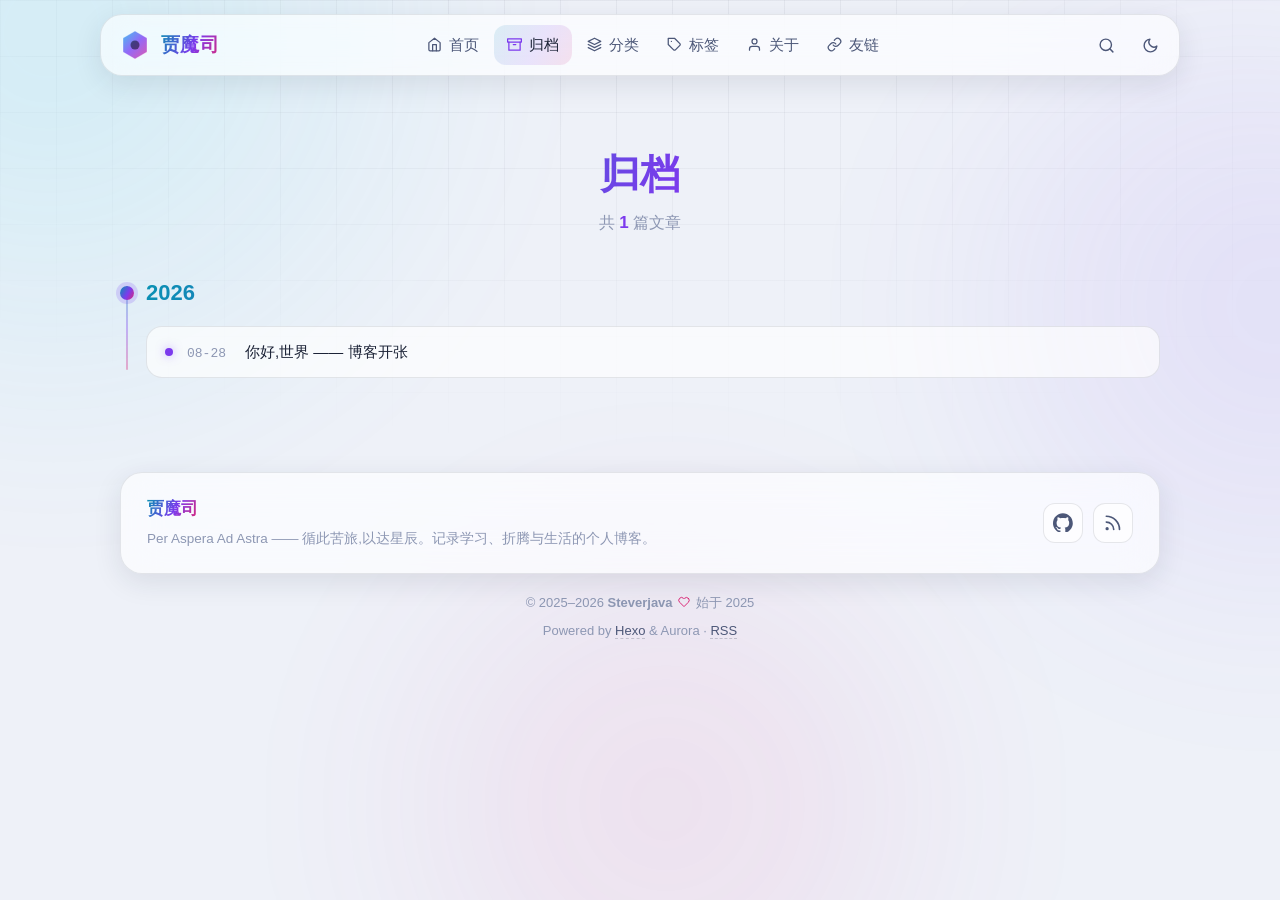
<file: archives/2026/08/index.html>
<!DOCTYPE html>
<html lang="zh-CN">
<head>
  <meta charset="utf-8">
<meta name="viewport" content="width=device-width, initial-scale=1.0">
<meta http-equiv="X-UA-Compatible" content="IE=edge">



<title>贾魔司 · 循此苦旅,以达星辰</title>
<meta name="description" content="Per Aspera Ad Astra —— 循此苦旅,以达星辰。记录学习、折腾与生活的个人博客。">
<meta name="keywords" content="贾魔司,Steverjava,博客,技术博客">
<meta name="generator" content="Hexo">
<meta name="referrer" content="strict-origin-when-cross-origin">

<!-- Open Graph -->
<meta property="og:type" content="website">
<meta property="og:title" content="贾魔司 · 循此苦旅,以达星辰">
<meta property="og:description" content="Per Aspera Ad Astra —— 循此苦旅,以达星辰。记录学习、折腾与生活的个人博客。">
<meta property="og:url" content="https://steverjava.top/archives/2026/08/index.html">
<meta property="og:site_name" content="贾魔司">
<meta property="og:locale" content="zh-CN">


<meta name="twitter:card" content="summary">
<meta name="twitter:title" content="贾魔司 · 循此苦旅,以达星辰">
<meta name="twitter:description" content="Per Aspera Ad Astra —— 循此苦旅,以达星辰。记录学习、折腾与生活的个人博客。">

<!-- Canonical -->
<link rel="canonical" href="https://steverjava.top/archives/2026/08/index.html">
<link rel="alternate" type="application/atom+xml" title="贾魔司" href="/atom.xml">

<!-- Favicon -->
<link rel="icon" type="image/svg+xml" href="/images/favicon.svg">

<!-- 主题初始化:防闪烁,先于样式确定 data-theme -->
<script>
(function () {
  var saved = null;
  try { saved = localStorage.getItem('aurora-theme'); } catch (e) {}
  var mode = saved || 'auto';
  var dark = mode === 'dark' || (mode !== 'light' && window.matchMedia('(prefers-color-scheme: dark)').matches);
  document.documentElement.setAttribute('data-theme', dark ? 'dark' : 'light');
})();
</script>

<link rel="stylesheet" href="/css/style.css">

</head>
<body>
  <div class="aurora" aria-hidden="true">
    <div class="blob blob-1"></div>
    <div class="blob blob-2"></div>
    <div class="blob blob-3"></div>
    <div class="aurora-grid"></div>
  </div>

  
<header class="site-header" id="site-header">
  <div class="nav glass" id="nav">
    <a class="brand" href="/" aria-label="贾魔司">
      <span class="brand__mark" aria-hidden="true">
        <svg viewBox="0 0 32 32" fill="none">
          <defs>
            <linearGradient id="brand-grad" x1="0" y1="0" x2="32" y2="32" gradientUnits="userSpaceOnUse">
              <stop stop-color="#22d3ee"/><stop offset=".5" stop-color="#8b5cf6"/><stop offset="1" stop-color="#ec4899"/>
            </linearGradient>
          </defs>
          <path d="M16 2 L28 9 L28 23 L16 30 L4 23 L4 9 Z" fill="url(#brand-grad)" opacity=".92"/>
          <path d="M16 2 L28 9 L28 23 L16 30 L4 23 L4 9 Z" fill="none" stroke="rgba(255,255,255,.35)" stroke-width="1"/>
          <circle cx="16" cy="16" r="4.5" fill="#0a0f1e" opacity=".55"/>
        </svg>
      </span>
      <span class="brand__text">贾魔司</span>
    </a>

    <nav class="nav__menu" id="nav-menu" aria-label="菜单">
      
        
        <a class="nav__link" href="/">
          <span class="icon" aria-hidden="true"><svg viewBox="0 0 24 24" fill="none" stroke="currentColor" stroke-width="2" stroke-linecap="round" stroke-linejoin="round"><path d="M3 9l9-7 9 7v11a2 2 0 0 1-2 2H5a2 2 0 0 1-2-2z"/><polyline points="9 22 9 12 15 12 15 22"/></svg></span><span>首页</span>
        </a>
      
        
        <a class="nav__link is-active" href="/archives/">
          <span class="icon" aria-hidden="true"><svg viewBox="0 0 24 24" fill="none" stroke="currentColor" stroke-width="2" stroke-linecap="round" stroke-linejoin="round"><polyline points="21 8 21 21 3 21 3 8"/><rect x="1" y="3" width="22" height="5"/><line x1="10" y1="12" x2="14" y2="12"/></svg></span><span>归档</span>
        </a>
      
        
        <a class="nav__link" href="/categories/">
          <span class="icon" aria-hidden="true"><svg viewBox="0 0 24 24" fill="none" stroke="currentColor" stroke-width="2" stroke-linecap="round" stroke-linejoin="round"><polygon points="12 2 2 7 12 12 22 7 12 2"/><polyline points="2 17 12 22 22 17"/><polyline points="2 12 12 17 22 12"/></svg></span><span>分类</span>
        </a>
      
        
        <a class="nav__link" href="/tags/">
          <span class="icon" aria-hidden="true"><svg viewBox="0 0 24 24" fill="none" stroke="currentColor" stroke-width="2" stroke-linecap="round" stroke-linejoin="round"><path d="M20.59 13.41l-7.17 7.17a2 2 0 0 1-2.83 0L2 12V2h10l8.59 8.59a2 2 0 0 1 0 2.83z"/><line x1="7" y1="7" x2="7.01" y2="7"/></svg></span><span>标签</span>
        </a>
      
        
        <a class="nav__link" href="/about/">
          <span class="icon" aria-hidden="true"><svg viewBox="0 0 24 24" fill="none" stroke="currentColor" stroke-width="2" stroke-linecap="round" stroke-linejoin="round"><path d="M20 21v-2a4 4 0 0 0-4-4H8a4 4 0 0 0-4 4v2"/><circle cx="12" cy="7" r="4"/></svg></span><span>关于</span>
        </a>
      
        
        <a class="nav__link" href="/links/">
          <span class="icon" aria-hidden="true"><svg viewBox="0 0 24 24" fill="none" stroke="currentColor" stroke-width="2" stroke-linecap="round" stroke-linejoin="round"><path d="M10 13a5 5 0 0 0 7.54.54l3-3a5 5 0 0 0-7.07-7.07l-1.72 1.71"/><path d="M14 11a5 5 0 0 0-7.54-.54l-3 3a5 5 0 0 0 7.07 7.07l1.71-1.71"/></svg></span><span>友链</span>
        </a>
      
    </nav>

    <div class="nav__actions">
      
      <button class="nav__btn" id="search-toggle" type="button" aria-label="搜索" title="搜索 (Ctrl K)">
        <span class="icon" aria-hidden="true"><svg viewBox="0 0 24 24" fill="none" stroke="currentColor" stroke-width="2" stroke-linecap="round" stroke-linejoin="round"><circle cx="11" cy="11" r="8"/><line x1="21" y1="21" x2="16.65" y2="16.65"/></svg></span>
      </button>
      
      <button class="nav__btn" id="theme-toggle" type="button" aria-label="切换主题" title="切换主题">
        <span class="theme-toggle-sun"><span class="icon" aria-hidden="true"><svg viewBox="0 0 24 24" fill="none" stroke="currentColor" stroke-width="2" stroke-linecap="round" stroke-linejoin="round"><circle cx="12" cy="12" r="5"/><line x1="12" y1="1" x2="12" y2="3"/><line x1="12" y1="21" x2="12" y2="23"/><line x1="4.22" y1="4.22" x2="5.64" y2="5.64"/><line x1="18.36" y1="18.36" x2="19.78" y2="19.78"/><line x1="1" y1="12" x2="3" y2="12"/><line x1="21" y1="12" x2="23" y2="12"/><line x1="4.22" y1="19.78" x2="5.64" y2="18.36"/><line x1="18.36" y1="5.64" x2="19.78" y2="4.22"/></svg></span></span>
        <span class="theme-toggle-moon"><span class="icon" aria-hidden="true"><svg viewBox="0 0 24 24" fill="none" stroke="currentColor" stroke-width="2" stroke-linecap="round" stroke-linejoin="round"><path d="M21 12.79A9 9 0 1 1 11.21 3 7 7 0 0 0 21 12.79z"/></svg></span></span>
      </button>
      <button class="nav__btn nav__burger" id="nav-burger" type="button" aria-label="菜单" aria-expanded="false">
        <span class="icon" aria-hidden="true"><svg viewBox="0 0 24 24" fill="none" stroke="currentColor" stroke-width="2" stroke-linecap="round" stroke-linejoin="round"><line x1="3" y1="6" x2="21" y2="6"/><line x1="3" y1="12" x2="21" y2="12"/><line x1="3" y1="18" x2="21" y2="18"/></svg></span>
      </button>
    </div>
  </div>
</header>


  <main class="container">
    
<section class="archive">
  <header class="archive__header reveal">
    <h1 class="archive__title gradient-text">归档</h1>
    <p class="archive__desc">共 <strong>1</strong> 篇文章</p>
  </header>

  <div class="timeline">
    
    <div class="timeline__year reveal">
      <h2 class="timeline__year-title">2026</h2>
      <div class="timeline__items">
        
        <a class="timeline__item" href="/2026/08/28/welcome/">
          <span class="timeline__dot" aria-hidden="true"></span>
          <time class="timeline__date" datetime="2026-08-28">08-28</time>
          <span class="timeline__title">你好,世界 —— 博客开张</span>
        </a>
        
      </div>
    </div>
    
  </div>
</section>




  </main>

  
<footer class="site-footer">
  <div class="footer-main glass">
    <div class="footer-col footer-brand">
      <div class="footer-brand__title">
        <span class="brand__text">贾魔司</span>
      </div>
      <p class="footer-brand__desc">Per Aspera Ad Astra —— 循此苦旅,以达星辰。记录学习、折腾与生活的个人博客。</p>
    </div>
    <div class="footer-col footer-social">
      
        
        <a class="footer-social__link" href="https://github.com/Steverjava" target="_blank" rel="noopener nofollow" aria-label="GitHub" title="GitHub">
          <span class="icon" aria-hidden="true"><svg viewBox="0 0 24 24" fill="currentColor"><path d="M12 .297c-6.63 0-12 5.373-12 12 0 5.303 3.438 9.8 8.205 11.385.6.113.82-.258.82-.577 0-.285-.01-1.04-.015-2.04-3.338.724-4.042-1.61-4.042-1.61C4.422 18.07 3.633 17.7 3.633 17.7c-1.087-.744.084-.729.084-.729 1.205.084 1.838 1.236 1.838 1.236 1.07 1.835 2.809 1.305 3.495.998.108-.776.417-1.305.76-1.605-2.665-.3-5.466-1.332-5.466-5.93 0-1.31.465-2.38 1.235-3.22-.135-.303-.54-1.523.105-3.176 0 0 1.005-.322 3.3 1.23.96-.267 1.98-.399 3-.405 1.02.006 2.04.138 3 .405 2.28-1.552 3.285-1.23 3.285-1.23.645 1.653.24 2.873.12 3.176.765.84 1.23 1.91 1.23 3.22 0 4.61-2.805 5.625-5.475 5.92.42.36.81 1.096.81 2.22 0 1.606-.015 2.896-.015 3.286 0 .315.21.69.825.57C20.565 22.092 24 17.592 24 12.297c0-6.627-5.373-12-12-12"/></svg></span>
        </a>
      
        
        <a class="footer-social__link" href="/atom.xml" target="_blank" rel="noopener nofollow" aria-label="RSS" title="RSS">
          <span class="icon" aria-hidden="true"><svg viewBox="0 0 24 24" fill="none" stroke="currentColor" stroke-width="2" stroke-linecap="round" stroke-linejoin="round"><path d="M4 11a9 9 0 0 1 9 9"/><path d="M4 4a16 16 0 0 1 16 16"/><circle cx="5" cy="19" r="1"/></svg></span>
        </a>
      
    </div>
  </div>
  <div class="footer-meta">
    <p class="footer-meta__line">
      © 2025–2026 <strong>Steverjava</strong>
      <span class="footer-meta__heart"><span class="icon" aria-hidden="true"><svg viewBox="0 0 24 24" fill="none" stroke="currentColor" stroke-width="2" stroke-linecap="round" stroke-linejoin="round"><path d="M20.84 4.61a5.5 5.5 0 0 0-7.78 0L12 5.67l-1.06-1.06a5.5 5.5 0 0 0-7.78 7.78l1.06 1.06L12 21.23l7.78-7.78 1.06-1.06a5.5 5.5 0 0 0 0-7.78z"/></svg></span></span>
      始于 2025
    </p>
    <p class="footer-meta__line footer-meta__powered">
      Powered by <a href="https://hexo.io" target="_blank" rel="noopener">Hexo</a> &amp; Aurora
      · <a href="/atom.xml">RSS</a>
      
      
    </p>
  </div>
</footer>


<button class="back-top" id="back-top" type="button" aria-label="回到顶部" title="回到顶部">
  <span class="icon" aria-hidden="true"><svg viewBox="0 0 24 24" fill="none" stroke="currentColor" stroke-width="2" stroke-linecap="round" stroke-linejoin="round"><line x1="12" y1="19" x2="12" y2="5"/><polyline points="5 12 12 5 19 12"/></svg></span>
</button>



<div class="reading-progress" id="reading-progress" aria-hidden="true"></div>


  
<div class="search-modal" id="search-modal" role="dialog" aria-modal="true" aria-label="搜索" data-path="/search.json" hidden>
  <div class="search-modal__backdrop" data-search-close></div>
  <div class="search-modal__panel glass" role="search">
    <div class="search-modal__head">
      <span class="search-modal__icon"><span class="icon" aria-hidden="true"><svg viewBox="0 0 24 24" fill="none" stroke="currentColor" stroke-width="2" stroke-linecap="round" stroke-linejoin="round"><circle cx="11" cy="11" r="8"/><line x1="21" y1="21" x2="16.65" y2="16.65"/></svg></span></span>
      <input class="search-modal__input" id="search-input" type="search" autocomplete="off"
        placeholder="搜索文章标题、标签、内容…" spellcheck="false">
      <button class="search-modal__close" type="button" data-search-close aria-label="关闭">
        <span class="icon" aria-hidden="true"><svg viewBox="0 0 24 24" fill="none" stroke="currentColor" stroke-width="2" stroke-linecap="round" stroke-linejoin="round"><line x1="18" y1="6" x2="6" y2="18"/><line x1="6" y1="6" x2="18" y2="18"/></svg></span>
      </button>
    </div>
    <div class="search-modal__body">
      <div class="search-modal__empty" id="search-empty" hidden><span class="icon" aria-hidden="true"><svg viewBox="0 0 24 24" fill="none" stroke="currentColor" stroke-width="2" stroke-linecap="round" stroke-linejoin="round"><circle cx="11" cy="11" r="8"/><line x1="21" y1="21" x2="16.65" y2="16.65"/></svg></span><span>没有找到相关文章</span></div>
      <ul class="search-results" id="search-results"></ul>
    </div>
    <div class="search-modal__hint">
      <span><kbd>↑</kbd><kbd>↓</kbd> 选择</span>
      <span><kbd>Enter</kbd> 打开</span>
      <span><kbd>Esc</kbd> 关闭</span>
    </div>
  </div>
</div>
<script src="/js/search.js" defer></script>



  <script src="/js/main.js" defer></script>
</body>
</html>
</file>
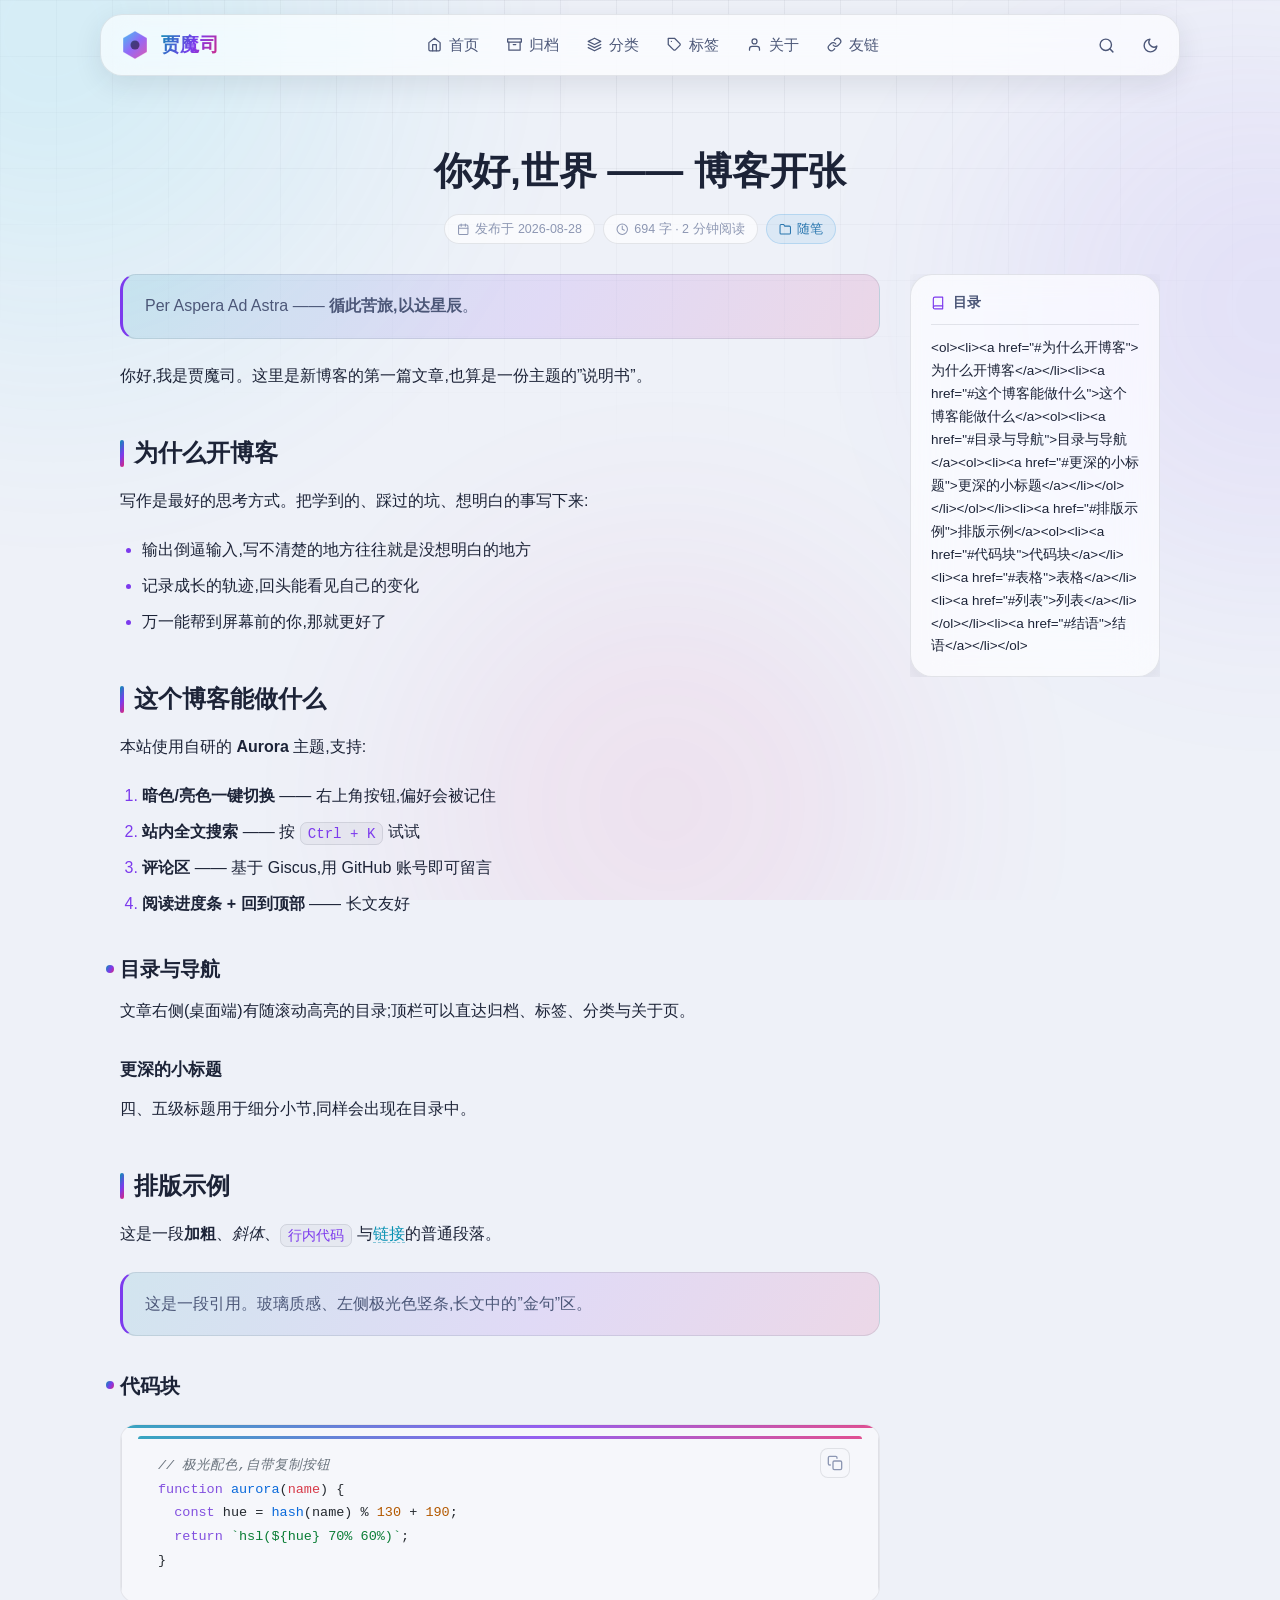
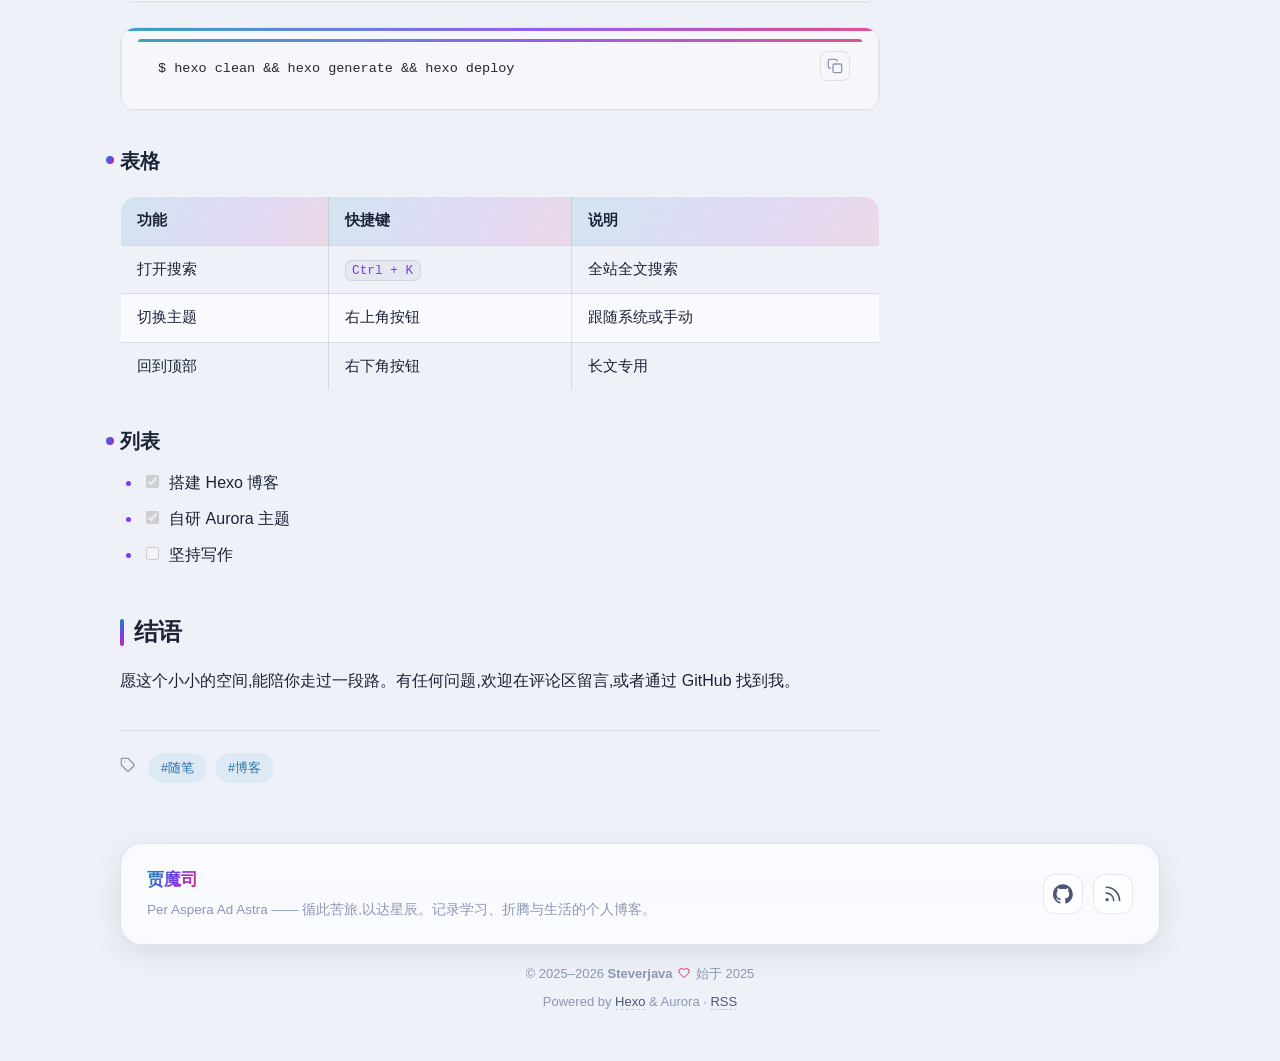
<file: 2026/08/28/welcome/index.html>
<!DOCTYPE html>
<html lang="zh-CN">
<head>
  <meta charset="utf-8">
<meta name="viewport" content="width=device-width, initial-scale=1.0">
<meta http-equiv="X-UA-Compatible" content="IE=edge">



<title>你好,世界 —— 博客开张 · 贾魔司</title>
<meta name="description" content="Per Aspera Ad Astra —— 循此苦旅,以达星辰。记录学习、折腾与生活的个人博客。">
<meta name="keywords" content="贾魔司,Steverjava,博客,技术博客">
<meta name="generator" content="Hexo">
<meta name="referrer" content="strict-origin-when-cross-origin">

<!-- Open Graph -->
<meta property="og:type" content="article">
<meta property="og:title" content="你好,世界 —— 博客开张 · 贾魔司">
<meta property="og:description" content="Per Aspera Ad Astra —— 循此苦旅,以达星辰。记录学习、折腾与生活的个人博客。">
<meta property="og:url" content="https://steverjava.top/2026/08/28/welcome/">
<meta property="og:site_name" content="贾魔司">
<meta property="og:locale" content="zh-CN">
<meta property="article:published_time" content="2026-08-27T16:00:00.000Z">
<meta property="article:modified_time" content="2026-08-27T16:00:00.000Z">
<meta name="twitter:card" content="summary">
<meta name="twitter:title" content="你好,世界 —— 博客开张 · 贾魔司">
<meta name="twitter:description" content="Per Aspera Ad Astra —— 循此苦旅,以达星辰。记录学习、折腾与生活的个人博客。">

<!-- Canonical -->
<link rel="canonical" href="https://steverjava.top/2026/08/28/welcome/">
<link rel="alternate" type="application/atom+xml" title="贾魔司" href="/atom.xml">

<!-- Favicon -->
<link rel="icon" type="image/svg+xml" href="/images/favicon.svg">

<!-- 主题初始化:防闪烁,先于样式确定 data-theme -->
<script>
(function () {
  var saved = null;
  try { saved = localStorage.getItem('aurora-theme'); } catch (e) {}
  var mode = saved || 'auto';
  var dark = mode === 'dark' || (mode !== 'light' && window.matchMedia('(prefers-color-scheme: dark)').matches);
  document.documentElement.setAttribute('data-theme', dark ? 'dark' : 'light');
})();
</script>

<link rel="stylesheet" href="/css/style.css">

</head>
<body>
  <div class="aurora" aria-hidden="true">
    <div class="blob blob-1"></div>
    <div class="blob blob-2"></div>
    <div class="blob blob-3"></div>
    <div class="aurora-grid"></div>
  </div>

  
<header class="site-header" id="site-header">
  <div class="nav glass" id="nav">
    <a class="brand" href="/" aria-label="贾魔司">
      <span class="brand__mark" aria-hidden="true">
        <svg viewBox="0 0 32 32" fill="none">
          <defs>
            <linearGradient id="brand-grad" x1="0" y1="0" x2="32" y2="32" gradientUnits="userSpaceOnUse">
              <stop stop-color="#22d3ee"/><stop offset=".5" stop-color="#8b5cf6"/><stop offset="1" stop-color="#ec4899"/>
            </linearGradient>
          </defs>
          <path d="M16 2 L28 9 L28 23 L16 30 L4 23 L4 9 Z" fill="url(#brand-grad)" opacity=".92"/>
          <path d="M16 2 L28 9 L28 23 L16 30 L4 23 L4 9 Z" fill="none" stroke="rgba(255,255,255,.35)" stroke-width="1"/>
          <circle cx="16" cy="16" r="4.5" fill="#0a0f1e" opacity=".55"/>
        </svg>
      </span>
      <span class="brand__text">贾魔司</span>
    </a>

    <nav class="nav__menu" id="nav-menu" aria-label="菜单">
      
        
        <a class="nav__link" href="/">
          <span class="icon" aria-hidden="true"><svg viewBox="0 0 24 24" fill="none" stroke="currentColor" stroke-width="2" stroke-linecap="round" stroke-linejoin="round"><path d="M3 9l9-7 9 7v11a2 2 0 0 1-2 2H5a2 2 0 0 1-2-2z"/><polyline points="9 22 9 12 15 12 15 22"/></svg></span><span>首页</span>
        </a>
      
        
        <a class="nav__link" href="/archives/">
          <span class="icon" aria-hidden="true"><svg viewBox="0 0 24 24" fill="none" stroke="currentColor" stroke-width="2" stroke-linecap="round" stroke-linejoin="round"><polyline points="21 8 21 21 3 21 3 8"/><rect x="1" y="3" width="22" height="5"/><line x1="10" y1="12" x2="14" y2="12"/></svg></span><span>归档</span>
        </a>
      
        
        <a class="nav__link" href="/categories/">
          <span class="icon" aria-hidden="true"><svg viewBox="0 0 24 24" fill="none" stroke="currentColor" stroke-width="2" stroke-linecap="round" stroke-linejoin="round"><polygon points="12 2 2 7 12 12 22 7 12 2"/><polyline points="2 17 12 22 22 17"/><polyline points="2 12 12 17 22 12"/></svg></span><span>分类</span>
        </a>
      
        
        <a class="nav__link" href="/tags/">
          <span class="icon" aria-hidden="true"><svg viewBox="0 0 24 24" fill="none" stroke="currentColor" stroke-width="2" stroke-linecap="round" stroke-linejoin="round"><path d="M20.59 13.41l-7.17 7.17a2 2 0 0 1-2.83 0L2 12V2h10l8.59 8.59a2 2 0 0 1 0 2.83z"/><line x1="7" y1="7" x2="7.01" y2="7"/></svg></span><span>标签</span>
        </a>
      
        
        <a class="nav__link" href="/about/">
          <span class="icon" aria-hidden="true"><svg viewBox="0 0 24 24" fill="none" stroke="currentColor" stroke-width="2" stroke-linecap="round" stroke-linejoin="round"><path d="M20 21v-2a4 4 0 0 0-4-4H8a4 4 0 0 0-4 4v2"/><circle cx="12" cy="7" r="4"/></svg></span><span>关于</span>
        </a>
      
        
        <a class="nav__link" href="/links/">
          <span class="icon" aria-hidden="true"><svg viewBox="0 0 24 24" fill="none" stroke="currentColor" stroke-width="2" stroke-linecap="round" stroke-linejoin="round"><path d="M10 13a5 5 0 0 0 7.54.54l3-3a5 5 0 0 0-7.07-7.07l-1.72 1.71"/><path d="M14 11a5 5 0 0 0-7.54-.54l-3 3a5 5 0 0 0 7.07 7.07l1.71-1.71"/></svg></span><span>友链</span>
        </a>
      
    </nav>

    <div class="nav__actions">
      
      <button class="nav__btn" id="search-toggle" type="button" aria-label="搜索" title="搜索 (Ctrl K)">
        <span class="icon" aria-hidden="true"><svg viewBox="0 0 24 24" fill="none" stroke="currentColor" stroke-width="2" stroke-linecap="round" stroke-linejoin="round"><circle cx="11" cy="11" r="8"/><line x1="21" y1="21" x2="16.65" y2="16.65"/></svg></span>
      </button>
      
      <button class="nav__btn" id="theme-toggle" type="button" aria-label="切换主题" title="切换主题">
        <span class="theme-toggle-sun"><span class="icon" aria-hidden="true"><svg viewBox="0 0 24 24" fill="none" stroke="currentColor" stroke-width="2" stroke-linecap="round" stroke-linejoin="round"><circle cx="12" cy="12" r="5"/><line x1="12" y1="1" x2="12" y2="3"/><line x1="12" y1="21" x2="12" y2="23"/><line x1="4.22" y1="4.22" x2="5.64" y2="5.64"/><line x1="18.36" y1="18.36" x2="19.78" y2="19.78"/><line x1="1" y1="12" x2="3" y2="12"/><line x1="21" y1="12" x2="23" y2="12"/><line x1="4.22" y1="19.78" x2="5.64" y2="18.36"/><line x1="18.36" y1="5.64" x2="19.78" y2="4.22"/></svg></span></span>
        <span class="theme-toggle-moon"><span class="icon" aria-hidden="true"><svg viewBox="0 0 24 24" fill="none" stroke="currentColor" stroke-width="2" stroke-linecap="round" stroke-linejoin="round"><path d="M21 12.79A9 9 0 1 1 11.21 3 7 7 0 0 0 21 12.79z"/></svg></span></span>
      </button>
      <button class="nav__btn nav__burger" id="nav-burger" type="button" aria-label="菜单" aria-expanded="false">
        <span class="icon" aria-hidden="true"><svg viewBox="0 0 24 24" fill="none" stroke="currentColor" stroke-width="2" stroke-linecap="round" stroke-linejoin="round"><line x1="3" y1="6" x2="21" y2="6"/><line x1="3" y1="12" x2="21" y2="12"/><line x1="3" y1="18" x2="21" y2="18"/></svg></span>
      </button>
    </div>
  </div>
</header>


  <main class="container">
    
<article class="post">
  <header class="post__header reveal">
    <h1 class="post__title">你好,世界 —— 博客开张</h1>
    <div class="post__meta">
      <span class="chip chip--meta">
        <span class="icon" aria-hidden="true"><svg viewBox="0 0 24 24" fill="none" stroke="currentColor" stroke-width="2" stroke-linecap="round" stroke-linejoin="round"><rect x="3" y="4" width="18" height="18" rx="2" ry="2"/><line x1="16" y1="2" x2="16" y2="6"/><line x1="8" y1="2" x2="8" y2="6"/><line x1="3" y1="10" x2="21" y2="10"/></svg></span><time datetime="2026-08-28">发布于 2026-08-28</time>
      </span>
      
      <span class="chip chip--meta"><span class="icon" aria-hidden="true"><svg viewBox="0 0 24 24" fill="none" stroke="currentColor" stroke-width="2" stroke-linecap="round" stroke-linejoin="round"><circle cx="12" cy="12" r="10"/><polyline points="12 6 12 12 16 14"/></svg></span>694 字 · 2 分钟阅读</span>
      
        <a class="chip chip--cat" href="/categories/%E9%9A%8F%E7%AC%94/" style="--hue:205"><span class="icon" aria-hidden="true"><svg viewBox="0 0 24 24" fill="none" stroke="currentColor" stroke-width="2" stroke-linecap="round" stroke-linejoin="round"><path d="M22 19a2 2 0 0 1-2 2H4a2 2 0 0 1-2-2V5a2 2 0 0 1 2-2h5l2 3h9a2 2 0 0 1 2 2z"/></svg></span>随笔</a>
      
    </div>
  </header>

  <div class="post__layout">
    <div class="post__main">
      <div class="post__content post-content" id="post-content">
        <blockquote>
<p>Per Aspera Ad Astra —— <strong>循此苦旅,以达星辰</strong>。</p>
</blockquote>
<p>你好,我是贾魔司。这里是新博客的第一篇文章,也算是一份主题的”说明书”。</p>
<h2 id="为什么开博客"><a href="#为什么开博客" class="headerlink" title="为什么开博客"></a>为什么开博客</h2><p>写作是最好的思考方式。把学到的、踩过的坑、想明白的事写下来:</p>
<ul>
<li>输出倒逼输入,写不清楚的地方往往就是没想明白的地方</li>
<li>记录成长的轨迹,回头能看见自己的变化</li>
<li>万一能帮到屏幕前的你,那就更好了</li>
</ul>
<h2 id="这个博客能做什么"><a href="#这个博客能做什么" class="headerlink" title="这个博客能做什么"></a>这个博客能做什么</h2><p>本站使用自研的 <strong>Aurora</strong> 主题,支持:</p>
<ol>
<li><strong>暗色&#x2F;亮色一键切换</strong> —— 右上角按钮,偏好会被记住</li>
<li><strong>站内全文搜索</strong> —— 按 <code>Ctrl + K</code> 试试</li>
<li><strong>评论区</strong> —— 基于 Giscus,用 GitHub 账号即可留言</li>
<li><strong>阅读进度条 + 回到顶部</strong> —— 长文友好</li>
</ol>
<h3 id="目录与导航"><a href="#目录与导航" class="headerlink" title="目录与导航"></a>目录与导航</h3><p>文章右侧(桌面端)有随滚动高亮的目录;顶栏可以直达归档、标签、分类与关于页。</p>
<h4 id="更深的小标题"><a href="#更深的小标题" class="headerlink" title="更深的小标题"></a>更深的小标题</h4><p>四、五级标题用于细分小节,同样会出现在目录中。</p>
<h2 id="排版示例"><a href="#排版示例" class="headerlink" title="排版示例"></a>排版示例</h2><p>这是一段<strong>加粗</strong>、<em>斜体</em>、<code>行内代码</code> 与<a target="_blank" rel="noopener" href="https://hexo.io/">链接</a>的普通段落。</p>
<blockquote>
<p>这是一段引用。玻璃质感、左侧极光色竖条,长文中的”金句”区。</p>
</blockquote>
<h3 id="代码块"><a href="#代码块" class="headerlink" title="代码块"></a>代码块</h3><figure class="highlight js"><table><tr><td class="code"><pre><code class="hljs js"><span class="hljs-comment">// 极光配色,自带复制按钮</span><br><span class="hljs-keyword">function</span> <span class="hljs-title function_">aurora</span>(<span class="hljs-params">name</span>) &#123;<br>  <span class="hljs-keyword">const</span> hue = <span class="hljs-title function_">hash</span>(name) % <span class="hljs-number">130</span> + <span class="hljs-number">190</span>;<br>  <span class="hljs-keyword">return</span> <span class="hljs-string">`hsl(<span class="hljs-subst">$&#123;hue&#125;</span> 70% 60%)`</span>;<br>&#125;<br></code></pre></td></tr></table></figure>

<figure class="highlight bash"><table><tr><td class="code"><pre><code class="hljs bash">$ hexo clean &amp;&amp; hexo generate &amp;&amp; hexo deploy<br></code></pre></td></tr></table></figure>

<h3 id="表格"><a href="#表格" class="headerlink" title="表格"></a>表格</h3><table>
<thead>
<tr>
<th>功能</th>
<th>快捷键</th>
<th>说明</th>
</tr>
</thead>
<tbody><tr>
<td>打开搜索</td>
<td><code>Ctrl + K</code></td>
<td>全站全文搜索</td>
</tr>
<tr>
<td>切换主题</td>
<td>右上角按钮</td>
<td>跟随系统或手动</td>
</tr>
<tr>
<td>回到顶部</td>
<td>右下角按钮</td>
<td>长文专用</td>
</tr>
</tbody></table>
<h3 id="列表"><a href="#列表" class="headerlink" title="列表"></a>列表</h3><ul>
<li><input checked="" disabled="" type="checkbox"> 搭建 Hexo 博客</li>
<li><input checked="" disabled="" type="checkbox"> 自研 Aurora 主题</li>
<li><input disabled="" type="checkbox"> 坚持写作</li>
</ul>
<h2 id="结语"><a href="#结语" class="headerlink" title="结语"></a>结语</h2><p>愿这个小小的空间,能陪你走过一段路。有任何问题,欢迎在评论区留言,或者通过 GitHub 找到我。</p>

      </div>

      
      <div class="post__tags reveal">
        <span class="post__tags-label"><span class="icon" aria-hidden="true"><svg viewBox="0 0 24 24" fill="none" stroke="currentColor" stroke-width="2" stroke-linecap="round" stroke-linejoin="round"><path d="M20.59 13.41l-7.17 7.17a2 2 0 0 1-2.83 0L2 12V2h10l8.59 8.59a2 2 0 0 1 0 2.83z"/><line x1="7" y1="7" x2="7.01" y2="7"/></svg></span></span>
        
          <a class="chip chip--tag" href="/tags/%E9%9A%8F%E7%AC%94/" style="--hue:205">#随笔</a>
        
          <a class="chip chip--tag" href="/tags/%E5%8D%9A%E5%AE%A2/" style="--hue:202">#博客</a>
        
      </div>
      

      

      

    </div>

    
    <aside class="post__aside" aria-label="目录">
      <div class="toc-box glass" id="toc-box">
        <h3 class="toc-box__title"><span class="icon" aria-hidden="true"><svg viewBox="0 0 24 24" fill="none" stroke="currentColor" stroke-width="2" stroke-linecap="round" stroke-linejoin="round"><path d="M4 19.5A2.5 2.5 0 0 1 6.5 17H20"/><path d="M6.5 2H20v20H6.5A2.5 2.5 0 0 1 4 19.5v-15A2.5 2.5 0 0 1 6.5 2z"/></svg></span>目录</h3>
        <nav class="toc-box__nav">&lt;ol&gt;&lt;li&gt;&lt;a href=&#34;#为什么开博客&#34;&gt;为什么开博客&lt;/a&gt;&lt;/li&gt;&lt;li&gt;&lt;a href=&#34;#这个博客能做什么&#34;&gt;这个博客能做什么&lt;/a&gt;&lt;ol&gt;&lt;li&gt;&lt;a href=&#34;#目录与导航&#34;&gt;目录与导航&lt;/a&gt;&lt;ol&gt;&lt;li&gt;&lt;a href=&#34;#更深的小标题&#34;&gt;更深的小标题&lt;/a&gt;&lt;/li&gt;&lt;/ol&gt;&lt;/li&gt;&lt;/ol&gt;&lt;/li&gt;&lt;li&gt;&lt;a href=&#34;#排版示例&#34;&gt;排版示例&lt;/a&gt;&lt;ol&gt;&lt;li&gt;&lt;a href=&#34;#代码块&#34;&gt;代码块&lt;/a&gt;&lt;/li&gt;&lt;li&gt;&lt;a href=&#34;#表格&#34;&gt;表格&lt;/a&gt;&lt;/li&gt;&lt;li&gt;&lt;a href=&#34;#列表&#34;&gt;列表&lt;/a&gt;&lt;/li&gt;&lt;/ol&gt;&lt;/li&gt;&lt;li&gt;&lt;a href=&#34;#结语&#34;&gt;结语&lt;/a&gt;&lt;/li&gt;&lt;/ol&gt;</nav>
      </div>
    </aside>
    
  </div>
</article>


<script type="application/ld+json">
{
  "@context": "https://schema.org",
  "@type": "BlogPosting",
  "headline": "你好,世界 —— 博客开张",
  "url": "https://steverjava.top/2026/08/28/welcome/",
  "datePublished": "2026-08-27T16:00:00.000Z",
  "dateModified": "2026-08-27T16:00:00.000Z",
  "author": { "@type": "Person", "name": "Steverjava" },
  "publisher": { "@type": "Organization", "name": "贾魔司" },
  "mainEntityOfPage": { "@type": "WebPage", "@id": "https://steverjava.top/2026/08/28/welcome/" }
}
</script>


  </main>

  
<footer class="site-footer">
  <div class="footer-main glass">
    <div class="footer-col footer-brand">
      <div class="footer-brand__title">
        <span class="brand__text">贾魔司</span>
      </div>
      <p class="footer-brand__desc">Per Aspera Ad Astra —— 循此苦旅,以达星辰。记录学习、折腾与生活的个人博客。</p>
    </div>
    <div class="footer-col footer-social">
      
        
        <a class="footer-social__link" href="https://github.com/Steverjava" target="_blank" rel="noopener nofollow" aria-label="GitHub" title="GitHub">
          <span class="icon" aria-hidden="true"><svg viewBox="0 0 24 24" fill="currentColor"><path d="M12 .297c-6.63 0-12 5.373-12 12 0 5.303 3.438 9.8 8.205 11.385.6.113.82-.258.82-.577 0-.285-.01-1.04-.015-2.04-3.338.724-4.042-1.61-4.042-1.61C4.422 18.07 3.633 17.7 3.633 17.7c-1.087-.744.084-.729.084-.729 1.205.084 1.838 1.236 1.838 1.236 1.07 1.835 2.809 1.305 3.495.998.108-.776.417-1.305.76-1.605-2.665-.3-5.466-1.332-5.466-5.93 0-1.31.465-2.38 1.235-3.22-.135-.303-.54-1.523.105-3.176 0 0 1.005-.322 3.3 1.23.96-.267 1.98-.399 3-.405 1.02.006 2.04.138 3 .405 2.28-1.552 3.285-1.23 3.285-1.23.645 1.653.24 2.873.12 3.176.765.84 1.23 1.91 1.23 3.22 0 4.61-2.805 5.625-5.475 5.92.42.36.81 1.096.81 2.22 0 1.606-.015 2.896-.015 3.286 0 .315.21.69.825.57C20.565 22.092 24 17.592 24 12.297c0-6.627-5.373-12-12-12"/></svg></span>
        </a>
      
        
        <a class="footer-social__link" href="/atom.xml" target="_blank" rel="noopener nofollow" aria-label="RSS" title="RSS">
          <span class="icon" aria-hidden="true"><svg viewBox="0 0 24 24" fill="none" stroke="currentColor" stroke-width="2" stroke-linecap="round" stroke-linejoin="round"><path d="M4 11a9 9 0 0 1 9 9"/><path d="M4 4a16 16 0 0 1 16 16"/><circle cx="5" cy="19" r="1"/></svg></span>
        </a>
      
    </div>
  </div>
  <div class="footer-meta">
    <p class="footer-meta__line">
      © 2025–2026 <strong>Steverjava</strong>
      <span class="footer-meta__heart"><span class="icon" aria-hidden="true"><svg viewBox="0 0 24 24" fill="none" stroke="currentColor" stroke-width="2" stroke-linecap="round" stroke-linejoin="round"><path d="M20.84 4.61a5.5 5.5 0 0 0-7.78 0L12 5.67l-1.06-1.06a5.5 5.5 0 0 0-7.78 7.78l1.06 1.06L12 21.23l7.78-7.78 1.06-1.06a5.5 5.5 0 0 0 0-7.78z"/></svg></span></span>
      始于 2025
    </p>
    <p class="footer-meta__line footer-meta__powered">
      Powered by <a href="https://hexo.io" target="_blank" rel="noopener">Hexo</a> &amp; Aurora
      · <a href="/atom.xml">RSS</a>
      
      
    </p>
  </div>
</footer>


<button class="back-top" id="back-top" type="button" aria-label="回到顶部" title="回到顶部">
  <span class="icon" aria-hidden="true"><svg viewBox="0 0 24 24" fill="none" stroke="currentColor" stroke-width="2" stroke-linecap="round" stroke-linejoin="round"><line x1="12" y1="19" x2="12" y2="5"/><polyline points="5 12 12 5 19 12"/></svg></span>
</button>



<div class="reading-progress" id="reading-progress" aria-hidden="true"></div>


  
<div class="search-modal" id="search-modal" role="dialog" aria-modal="true" aria-label="搜索" data-path="/search.json" hidden>
  <div class="search-modal__backdrop" data-search-close></div>
  <div class="search-modal__panel glass" role="search">
    <div class="search-modal__head">
      <span class="search-modal__icon"><span class="icon" aria-hidden="true"><svg viewBox="0 0 24 24" fill="none" stroke="currentColor" stroke-width="2" stroke-linecap="round" stroke-linejoin="round"><circle cx="11" cy="11" r="8"/><line x1="21" y1="21" x2="16.65" y2="16.65"/></svg></span></span>
      <input class="search-modal__input" id="search-input" type="search" autocomplete="off"
        placeholder="搜索文章标题、标签、内容…" spellcheck="false">
      <button class="search-modal__close" type="button" data-search-close aria-label="关闭">
        <span class="icon" aria-hidden="true"><svg viewBox="0 0 24 24" fill="none" stroke="currentColor" stroke-width="2" stroke-linecap="round" stroke-linejoin="round"><line x1="18" y1="6" x2="6" y2="18"/><line x1="6" y1="6" x2="18" y2="18"/></svg></span>
      </button>
    </div>
    <div class="search-modal__body">
      <div class="search-modal__empty" id="search-empty" hidden><span class="icon" aria-hidden="true"><svg viewBox="0 0 24 24" fill="none" stroke="currentColor" stroke-width="2" stroke-linecap="round" stroke-linejoin="round"><circle cx="11" cy="11" r="8"/><line x1="21" y1="21" x2="16.65" y2="16.65"/></svg></span><span>没有找到相关文章</span></div>
      <ul class="search-results" id="search-results"></ul>
    </div>
    <div class="search-modal__hint">
      <span><kbd>↑</kbd><kbd>↓</kbd> 选择</span>
      <span><kbd>Enter</kbd> 打开</span>
      <span><kbd>Esc</kbd> 关闭</span>
    </div>
  </div>
</div>
<script src="/js/search.js" defer></script>



  <script src="/js/main.js" defer></script>
</body>
</html>
</file>
<file: css/style.css>
:root {
  --font-sans: -apple-system, BlinkMacSystemFont, "Segoe UI", "PingFang SC", "HarmonyOS Sans SC", "MiSans", "Microsoft YaHei", "Helvetica Neue", Arial, sans-serif;
  --font-serif: Georgia, "Noto Serif SC", "Source Han Serif SC", "Songti SC", "STSong", SimSun, serif;
  --font-mono: "JetBrains Mono", "Fira Code", "Cascadia Code", Consolas, "Liberation Mono", monospace;
  --radius-sm: 10px;
  --radius: 16px;
  --radius-lg: 22px;
  --container: 1080px;
  --header-h: 62px;
  --ease: cubic-bezier(0.22, 0.61, 0.36, 1);
  --transition: 0.28s var(--ease);
}
[data-theme="dark"] {
  --bg: #070b16;
  --bg-soft: #0c1424;
  --text: #e7ecf8;
  --text-2: #a7b1cd;
  --text-3: #69759c;
  --border: rgba(255,255,255,0.09);
  --border-strong: rgba(255,255,255,0.17);
  --card: rgba(255,255,255,0.05);
  --card-hover: rgba(255,255,255,0.09);
  --glass-blur: 16px;
  --accent-1: #22d3ee;
  --accent-2: #8b5cf6;
  --accent-3: #ec4899;
  --grad: linear-gradient(120deg, #22d3ee, #8b5cf6 55%, #ec4899);
  --grad-soft: linear-gradient(120deg, rgba(34,211,238,0.16), rgba(139,92,246,0.16) 55%, rgba(236,72,153,0.16));
  --shadow: 0 8px 32px rgba(2,6,20,0.38);
  --shadow-hover: 0 18px 52px rgba(2,6,20,0.55);
  --mark: rgba(139,92,246,0.4);
  --code-bg: #0c1220;
  --code-border: rgba(255,255,255,0.08);
  --selection: rgba(34,211,238,0.3);
  --input-bg: rgba(255,255,255,0.06);
  --nav-bg: rgba(9,14,27,0.8);
  --scroll-thumb: rgba(255,255,255,0.2);
  --scroll-thumb-hover: rgba(255,255,255,0.32);
  --link-border: rgba(34,211,238,0.45);
  color-scheme: dark;
}
[data-theme="light"] {
  --bg: #eef1f8;
  --bg-soft: #fff;
  --text: #1c2337;
  --text-2: #4c5778;
  --text-3: #8d97b3;
  --border: rgba(28,35,55,0.1);
  --border-strong: rgba(28,35,55,0.2);
  --card: rgba(255,255,255,0.66);
  --card-hover: rgba(255,255,255,0.95);
  --glass-blur: 18px;
  --accent-1: #0891b2;
  --accent-2: #7c3aed;
  --accent-3: #db2777;
  --grad: linear-gradient(120deg, #0891b2, #7c3aed 55%, #db2777);
  --grad-soft: linear-gradient(120deg, rgba(8,145,178,0.12), rgba(124,58,237,0.12) 55%, rgba(219,39,119,0.12));
  --shadow: 0 8px 28px rgba(28,35,55,0.1);
  --shadow-hover: 0 18px 44px rgba(28,35,55,0.16);
  --mark: rgba(124,58,237,0.22);
  --code-bg: #f6f7fb;
  --code-border: rgba(28,35,55,0.08);
  --selection: rgba(8,145,178,0.2);
  --input-bg: rgba(28,35,55,0.04);
  --nav-bg: rgba(240,243,250,0.85);
  --scroll-thumb: rgba(28,35,55,0.18);
  --scroll-thumb-hover: rgba(28,35,55,0.3);
  --link-border: rgba(8,145,178,0.45);
  color-scheme: light;
}
*,
*::before,
*::after {
  box-sizing: border-box;
}
html {
  scroll-behavior: smooth;
  -webkit-text-size-adjust: 100%;
  scroll-padding-top: 90px;
}
body {
  margin: 0;
  font-family: var(--font-sans);
  font-size: 16px;
  line-height: 1.7;
  color: var(--text);
  background: var(--bg);
  transition: background 0.45s var(--ease), color 0.45s var(--ease);
  overflow-x: hidden;
  min-height: 100vh;
  -webkit-font-smoothing: antialiased;
  -moz-osx-font-smoothing: grayscale;
}
::selection {
  background: var(--selection);
  color: inherit;
}
img,
svg,
video {
  max-width: 100%;
  vertical-align: middle;
}
a {
  color: inherit;
  text-decoration: none;
}
h1,
h2,
h3,
h4,
h5,
h6 {
  line-height: 1.35;
  margin: 0 0 0.6em;
  font-weight: 700;
}
p {
  margin: 0 0 1em;
}
ul,
ol {
  padding-left: 1.4em;
}
button {
  font-family: inherit;
  cursor: pointer;
  border: none;
  background: none;
  color: inherit;
}
input {
  font-family: inherit;
}
::-webkit-scrollbar {
  width: 10px;
  height: 10px;
}
::-webkit-scrollbar-track {
  background: transparent;
}
::-webkit-scrollbar-thumb {
  background: var(--scroll-thumb);
  border-radius: 8px;
  border: 2px solid transparent;
  background-clip: padding-box;
}
::-webkit-scrollbar-thumb:hover {
  background: var(--scroll-thumb-hover);
  background-clip: padding-box;
}
.aurora {
  position: fixed;
  inset: 0;
  z-index: -1;
  overflow: hidden;
  pointer-events: none;
}
.aurora::before {
  content: "";
  position: absolute;
  inset: 0;
  background: var(--bg);
  transition: background 0.45s var(--ease);
}
.blob {
  position: absolute;
  border-radius: 50%;
  filter: blur(90px);
  will-change: transform;
  animation: aurora-drift 32s ease-in-out infinite alternate;
}
.blob-1 {
  width: 62vmax;
  height: 62vmax;
  top: -28%;
  left: -18%;
  background: radial-gradient(circle at 35% 35%, rgba(34,211,238,0.5), transparent 65%);
  opacity: 0.5;
}
.blob-2 {
  width: 56vmax;
  height: 56vmax;
  top: 2%;
  right: -22%;
  background: radial-gradient(circle at 60% 40%, rgba(139,92,246,0.46), transparent 65%);
  opacity: 0.5;
  animation-delay: -11s;
  animation-duration: 38s;
}
.blob-3 {
  width: 60vmax;
  height: 60vmax;
  bottom: -32%;
  left: 22%;
  background: radial-gradient(circle at 50% 50%, rgba(236,72,153,0.4), transparent 65%);
  opacity: 0.44;
  animation-delay: -22s;
  animation-duration: 44s;
}
[data-theme="light"] .blob {
  opacity: 0.3;
}
.aurora-grid {
  position: absolute;
  inset: 0;
  background-image: linear-gradient(rgba(255,255,255,0.04) 1px, transparent 1px), linear-gradient(90deg, rgba(255,255,255,0.04) 1px, transparent 1px);
  background-size: 56px 56px;
  mask-image: radial-gradient(ellipse 95% 65% at 50% 0%, #000 15%, transparent 78%);
  -webkit-mask-image: radial-gradient(ellipse 95% 65% at 50% 0%, #000 15%, transparent 78%);
}
[data-theme="light"] .aurora-grid {
  background-image: linear-gradient(rgba(28,35,55,0.05) 1px, transparent 1px), linear-gradient(90deg, rgba(28,35,55,0.05) 1px, transparent 1px);
}
.gradient-text {
  background: var(--grad);
  -webkit-background-clip: text;
  background-clip: text;
  -webkit-text-fill-color: transparent;
  color: transparent;
}
.glass {
  background: var(--card);
  border: 1px solid var(--border);
  backdrop-filter: blur(var(--glass-blur)) saturate(150%);
  -webkit-backdrop-filter: blur(var(--glass-blur)) saturate(150%);
  box-shadow: var(--shadow);
  transition: background 0.3s var(--ease), border-color 0.3s var(--ease), box-shadow 0.3s var(--ease), transform 0.3s var(--ease);
}
.icon {
  display: inline-flex;
  align-items: center;
  justify-content: center;
  width: 1em;
  height: 1em;
  flex: none;
}
.icon svg {
  width: 100%;
  height: 100%;
  display: block;
}
.reveal {
  opacity: 0;
  transform: translateY(26px);
  transition: opacity 0.7s var(--ease), transform 0.7s var(--ease);
}
.reveal.in {
  opacity: 1;
  transform: none;
}
@media (prefers-reduced-motion: reduce) {
  html {
    scroll-behavior: auto;
  }
  .reveal {
    opacity: 1;
    transform: none;
    transition: none;
  }
  .blob {
    animation: none;
  }
}
@-moz-keyframes aurora-drift {
  0% {
    transform: translate3d(0, 0, 0) scale(1);
  }
  100% {
    transform: translate3d(7%, 9%, 0) scale(1.14);
  }
}
@-webkit-keyframes aurora-drift {
  0% {
    transform: translate3d(0, 0, 0) scale(1);
  }
  100% {
    transform: translate3d(7%, 9%, 0) scale(1.14);
  }
}
@-o-keyframes aurora-drift {
  0% {
    transform: translate3d(0, 0, 0) scale(1);
  }
  100% {
    transform: translate3d(7%, 9%, 0) scale(1.14);
  }
}
@keyframes aurora-drift {
  0% {
    transform: translate3d(0, 0, 0) scale(1);
  }
  100% {
    transform: translate3d(7%, 9%, 0) scale(1.14);
  }
}
.container {
  max-width: var(--container);
  margin: 0 auto;
  padding: 26px 20px 60px;
  position: relative;
  z-index: 1;
}
.site-header {
  position: sticky;
  top: 0;
  z-index: 100;
  padding: 14px 20px 0;
  pointer-events: none;
}
.nav {
  max-width: var(--container);
  height: var(--header-h);
  margin: 0 auto;
  padding: 0 10px 0 18px;
  display: flex;
  align-items: center;
  gap: 16px;
  border-radius: var(--radius-lg);
  pointer-events: auto;
  transition: background 0.3s var(--ease), border-color 0.3s var(--ease), box-shadow 0.3s var(--ease), transform 0.3s var(--ease);
}
.nav.is-scrolled {
  background: var(--nav-bg);
  border-color: var(--border-strong);
  box-shadow: var(--shadow);
}
.brand {
  display: inline-flex;
  align-items: center;
  gap: 10px;
  font-size: 19px;
  font-weight: 800;
  letter-spacing: 0.02em;
  flex: none;
}
.brand__mark {
  width: 32px;
  height: 32px;
  display: inline-flex;
  transition: transform 0.5s var(--ease);
}
.brand__mark svg {
  width: 100%;
  height: 100%;
}
.brand:hover .brand__mark {
  transform: rotate(-8deg) scale(1.08);
}
.brand__text {
  background: var(--grad);
  -webkit-background-clip: text;
  background-clip: text;
  -webkit-text-fill-color: transparent;
  color: transparent;
}
.nav__menu {
  display: flex;
  align-items: center;
  gap: 2px;
  flex: 1;
  justify-content: center;
}
.nav__link {
  display: inline-flex;
  align-items: center;
  gap: 7px;
  padding: 8px 13px;
  border-radius: 12px;
  font-size: 14.5px;
  font-weight: 500;
  color: var(--text-2);
  transition: color 0.25s var(--ease), background 0.25s var(--ease), transform 0.25s var(--ease);
}
.nav__link .icon {
  font-size: 15px;
}
.nav__link:hover {
  color: var(--text);
  background: var(--card-hover);
  transform: translateY(-1px);
}
.nav__link.is-active {
  color: var(--text);
  background: var(--grad-soft);
}
.nav__link.is-active .icon {
  color: var(--accent-2);
}
.nav__actions {
  display: flex;
  align-items: center;
  gap: 6px;
  margin-left: auto;
  flex: none;
}
.nav__btn {
  width: 38px;
  height: 38px;
  display: inline-flex;
  align-items: center;
  justify-content: center;
  border-radius: 12px;
  color: var(--text-2);
  font-size: 17px;
  transition: color 0.25s var(--ease), background 0.25s var(--ease), transform 0.25s var(--ease);
}
.nav__btn:hover {
  color: var(--text);
  background: var(--card-hover);
  transform: translateY(-1px);
}
.nav__burger {
  display: none;
}
[data-theme="dark"] .theme-toggle-sun {
  display: inline-flex;
}
[data-theme="dark"] .theme-toggle-moon {
  display: none;
}
[data-theme="light"] .theme-toggle-sun {
  display: none;
}
[data-theme="light"] .theme-toggle-moon {
  display: inline-flex;
}
.site-footer {
  position: relative;
  z-index: 1;
  max-width: var(--container);
  margin: 0 auto;
  padding: 0 20px 40px;
}
.footer-main {
  display: flex;
  align-items: center;
  justify-content: space-between;
  gap: 20px;
  flex-wrap: wrap;
  padding: 22px 26px;
  border-radius: var(--radius-lg);
  margin-bottom: 18px;
}
.footer-brand__title {
  font-size: 17px;
  font-weight: 800;
  margin-bottom: 4px;
}
.footer-brand__desc {
  margin: 0;
  color: var(--text-3);
  font-size: 13.5px;
}
.footer-social {
  display: flex;
  gap: 10px;
}
.footer-social__link {
  width: 40px;
  height: 40px;
  display: inline-flex;
  align-items: center;
  justify-content: center;
  border-radius: 12px;
  color: var(--text-2);
  font-size: 18px;
  border: 1px solid var(--border);
  background: var(--card);
  transition: color 0.25s var(--ease), border-color 0.25s var(--ease), transform 0.25s var(--ease), box-shadow 0.25s var(--ease);
}
.footer-social__link:hover {
  color: #fff;
  border-color: transparent;
  background: var(--grad);
  transform: translateY(-3px);
  box-shadow: 0 10px 24px rgba(139,92,246,0.35);
}
.footer-social__link .icon {
  width: 1.1em;
  height: 1.1em;
}
[data-theme="light"] .footer-social__link:hover {
  color: #fff;
}
.footer-meta {
  text-align: center;
  color: var(--text-3);
  font-size: 13px;
}
.footer-meta__line {
  margin: 0 0 6px;
}
.footer-meta__heart {
  color: var(--accent-3);
  margin: 0 2px;
  vertical-align: -1px;
  font-size: 12px;
}
.footer-meta__heart.is-beat {
  animation: heart-beat 1.2s var(--ease) infinite;
}
.footer-meta a {
  color: var(--text-2);
  border-bottom: 1px dashed var(--border-strong);
  transition: color 0.25s var(--ease);
}
.footer-meta a:hover {
  color: var(--accent-1);
}
.reading-progress {
  position: fixed;
  top: 0;
  left: 0;
  height: 3px;
  width: 0;
  background: var(--grad);
  z-index: 200;
  border-radius: 0 3px 3px 0;
  transition: width 0.1s linear;
  box-shadow: 0 0 12px rgba(139,92,246,0.6);
}
.back-top {
  position: fixed;
  right: 26px;
  bottom: 26px;
  z-index: 90;
  width: 46px;
  height: 46px;
  border-radius: 14px;
  display: inline-flex;
  align-items: center;
  justify-content: center;
  font-size: 19px;
  color: var(--text-2);
  background: var(--card);
  border: 1px solid var(--border-strong);
  backdrop-filter: blur(var(--glass-blur));
  -webkit-backdrop-filter: blur(var(--glass-blur));
  box-shadow: var(--shadow);
  opacity: 0;
  transform: translateY(16px);
  pointer-events: none;
  transition: opacity 0.3s var(--ease), transform 0.3s var(--ease), color 0.25s var(--ease), background 0.25s var(--ease);
}
.back-top.is-visible {
  opacity: 1;
  transform: none;
  pointer-events: auto;
}
.back-top:hover {
  color: #fff;
  background: var(--grad);
}
@-moz-keyframes heart-beat {
  0%, 100% {
    transform: scale(1);
  }
  25% {
    transform: scale(1.35);
  }
  40% {
    transform: scale(0.95);
  }
  60% {
    transform: scale(1.2);
  }
}
@-webkit-keyframes heart-beat {
  0%, 100% {
    transform: scale(1);
  }
  25% {
    transform: scale(1.35);
  }
  40% {
    transform: scale(0.95);
  }
  60% {
    transform: scale(1.2);
  }
}
@-o-keyframes heart-beat {
  0%, 100% {
    transform: scale(1);
  }
  25% {
    transform: scale(1.35);
  }
  40% {
    transform: scale(0.95);
  }
  60% {
    transform: scale(1.2);
  }
}
@keyframes heart-beat {
  0%, 100% {
    transform: scale(1);
  }
  25% {
    transform: scale(1.35);
  }
  40% {
    transform: scale(0.95);
  }
  60% {
    transform: scale(1.2);
  }
}
.btn {
  display: inline-flex;
  align-items: center;
  gap: 9px;
  padding: 12px 26px;
  border-radius: 999px;
  font-size: 15px;
  font-weight: 600;
  letter-spacing: 0.01em;
  transition: transform 0.25s var(--ease), box-shadow 0.25s var(--ease), background 0.25s var(--ease), color 0.25s var(--ease), border-color 0.25s var(--ease);
}
.btn .icon {
  font-size: 16px;
  transition: transform 0.25s var(--ease);
}
.btn:hover {
  transform: translateY(-2px);
}
.btn:active {
  transform: translateY(0);
}
.btn--primary {
  color: #fff;
  background: var(--grad);
  box-shadow: 0 10px 28px rgba(139,92,246,0.35);
}
.btn--primary:hover {
  box-shadow: 0 14px 36px rgba(139,92,246,0.5);
}
.btn--primary:hover .icon {
  transform: translateX(3px);
}
.btn--ghost {
  color: var(--text);
  background: var(--card);
  border: 1px solid var(--border-strong);
  backdrop-filter: blur(var(--glass-blur));
  -webkit-backdrop-filter: blur(var(--glass-blur));
}
.btn--ghost:hover {
  border-color: var(--accent-2);
  color: var(--accent-2);
  box-shadow: var(--shadow);
}
.chip {
  display: inline-flex;
  align-items: center;
  gap: 6px;
  padding: 4px 12px;
  border-radius: 999px;
  font-size: 12.5px;
  line-height: 1.6;
  white-space: nowrap;
  transition: color 0.25s var(--ease), background 0.25s var(--ease), border-color 0.25s var(--ease), transform 0.25s var(--ease);
}
.chip .icon {
  font-size: 12.5px;
}
.chip--meta {
  color: var(--text-3);
  background: var(--card);
  border: 1px solid var(--border);
}
.chip--cat {
  color: hsl(var(--hue, 230), 70%, 65%);
  background: hsla(var(--hue, 230), 70%, 60%, 0.12);
  border: 1px solid hsla(var(--hue, 230), 70%, 60%, 0.28);
}
.chip--cat:hover {
  transform: translateY(-1px);
  background: hsla(var(--hue, 230), 70%, 60%, 0.2);
}
.chip--tag {
  color: hsl(var(--hue, 230), 70%, 68%);
  background: hsla(var(--hue, 230), 70%, 60%, 0.1);
  border: 1px solid transparent;
}
.chip--tag:hover {
  color: hsl(var(--hue, 230), 75%, 72%);
  border-color: hsla(var(--hue, 230), 70%, 60%, 0.4);
  transform: translateY(-1px);
}
[data-theme="light"] .chip--cat {
  color: hsl(var(--hue, 230), 62%, 42%);
  background: hsla(var(--hue, 230), 70%, 55%, 0.1);
}
[data-theme="light"] .chip--tag {
  color: hsl(var(--hue, 230), 60%, 40%);
}
.hero {
  text-align: center;
  padding: clamp(56px, 10vh, 110px) 0 clamp(40px, 6vh, 64px);
}
.hero__greeting {
  font-size: 15px;
  color: var(--text-3);
  letter-spacing: 0.35em;
  text-transform: uppercase;
  margin: 0 0 14px;
}
.hero__title {
  font-size: clamp(40px, 7vw, 66px);
  font-weight: 800;
  letter-spacing: 0.02em;
  margin: 0 0 16px;
  line-height: 1.15;
}
.hero__subtitle {
  font-family: var(--font-serif);
  font-size: clamp(17px, 2.4vw, 21px);
  color: var(--text-2);
  margin: 0 0 18px;
}
.hero__typed {
  font-size: 15.5px;
  color: var(--text-2);
  min-height: 1.8em;
  margin: 0 0 34px;
}
.hero__caret {
  display: inline-block;
  width: 2px;
  height: 1.15em;
  margin-left: 4px;
  vertical-align: -2px;
  background: var(--accent-2);
  animation: caret-blink 1s step-end infinite;
}
.hero__stats {
  display: inline-flex;
  gap: clamp(20px, 6vw, 56px);
  padding: 18px 36px;
  border-radius: var(--radius-lg);
  background: var(--card);
  border: 1px solid var(--border);
  backdrop-filter: blur(var(--glass-blur));
  -webkit-backdrop-filter: blur(var(--glass-blur));
  margin-bottom: 36px;
}
.hero__stat {
  display: flex;
  flex-direction: column;
  align-items: center;
  gap: 2px;
}
.hero__stat strong {
  font-size: 26px;
  font-weight: 800;
  background: var(--grad);
  -webkit-background-clip: text;
  background-clip: text;
  -webkit-text-fill-color: transparent;
  color: transparent;
  line-height: 1.2;
}
.hero__stat span {
  font-size: 12px;
  color: var(--text-3);
  letter-spacing: 0.12em;
}
.hero__cta {
  display: flex;
  justify-content: center;
  gap: 16px;
  flex-wrap: wrap;
  margin-bottom: 52px;
}
.hero__scroll {
  display: inline-flex;
  color: var(--text-3);
  font-size: 22px;
  animation: scroll-hint 1.8s var(--ease) infinite;
}
.hero__scroll:hover {
  color: var(--accent-1);
}
.post-list {
  display: flex;
  flex-direction: column;
  gap: 22px;
}
.post-card {
  padding: 26px 30px;
  border-radius: var(--radius-lg);
  transition: background 0.3s var(--ease), border-color 0.3s var(--ease), transform 0.35s var(--ease), box-shadow 0.35s var(--ease);
}
.post-card:hover {
  background: var(--card-hover);
  border-color: var(--border-strong);
  transform: translateY(-3px);
  box-shadow: var(--shadow-hover);
}
.post-card__title {
  font-size: 21px;
  font-weight: 700;
  margin: 0 0 10px;
  line-height: 1.4;
}
.post-card__title a {
  position: relative;
  transition: color 0.25s var(--ease);
}
.post-card__title a::after {
  content: "";
  position: absolute;
  left: 0;
  bottom: -3px;
  height: 2px;
  width: 0;
  background: var(--grad);
  border-radius: 2px;
  transition: width 0.3s var(--ease);
}
.post-card__title a:hover {
  color: var(--accent-1);
}
.post-card__title a:hover::after {
  width: 100%;
}
.post-card__meta {
  display: flex;
  flex-wrap: wrap;
  gap: 8px;
  margin-bottom: 14px;
}
.post-card__excerpt {
  color: var(--text-2);
  font-size: 15px;
  margin: 0 0 16px;
  line-height: 1.85;
  display: -webkit-box;
  -webkit-line-clamp: 3;
  -webkit-box-orient: vertical;
  overflow: hidden;
}
.post-card__foot {
  display: flex;
  align-items: center;
  justify-content: space-between;
  gap: 14px;
  flex-wrap: wrap;
}
.post-card__tags {
  display: flex;
  flex-wrap: wrap;
  gap: 7px;
}
.post-card__more {
  display: inline-flex;
  align-items: center;
  gap: 7px;
  font-size: 13.5px;
  font-weight: 600;
  color: var(--text-3);
  flex: none;
  transition: color 0.25s var(--ease);
}
.post-card__more .icon {
  font-size: 14px;
  transition: transform 0.25s var(--ease);
}
.post-card__more:hover {
  color: var(--accent-2);
}
.post-card__more:hover .icon {
  transform: translateX(4px);
}
.pagination {
  display: flex;
  justify-content: center;
  align-items: center;
  gap: 8px;
  margin-top: 40px;
  flex-wrap: wrap;
}
.pagination .pagi-btn {
  display: inline-flex;
  align-items: center;
  gap: 7px;
}
.pagination a.page-number,
.pagination span.page-number,
.pagination .extend {
  display: inline-flex;
  align-items: center;
  justify-content: center;
  min-width: 42px;
  height: 42px;
  padding: 0 14px;
  border-radius: 13px;
  font-size: 14px;
  font-weight: 600;
  color: var(--text-2);
  background: var(--card);
  border: 1px solid var(--border);
  backdrop-filter: blur(var(--glass-blur));
  -webkit-backdrop-filter: blur(var(--glass-blur));
  transition: color 0.25s var(--ease), border-color 0.25s var(--ease), background 0.25s var(--ease), transform 0.25s var(--ease);
}
.pagination a:hover {
  color: var(--text);
  border-color: var(--accent-2);
  transform: translateY(-2px);
}
.pagination .page-number.current {
  color: #fff;
  background: var(--grad);
  border-color: transparent;
  box-shadow: 0 8px 20px rgba(139,92,246,0.35);
}
.pagination .extend .icon {
  font-size: 15px;
}
.search-modal {
  position: fixed;
  inset: 0;
  z-index: 300;
  display: flex;
  align-items: flex-start;
  justify-content: center;
  padding: 14vh 20px 20px;
}
.search-modal[hidden] {
  display: none;
}
.search-modal__backdrop {
  position: absolute;
  inset: 0;
  background: rgba(5,8,18,0.55);
  backdrop-filter: blur(6px);
  -webkit-backdrop-filter: blur(6px);
  animation: fade-in 0.25s var(--ease);
}
.search-modal__panel {
  position: relative;
  width: 100%;
  max-height: 62vh;
  display: flex;
  flex-direction: column;
  border-radius: var(--radius-lg);
  overflow: hidden;
  animation: modal-pop 0.35s var(--ease);
}
.search-modal__head {
  display: flex;
  align-items: center;
  gap: 12px;
  padding: 14px 18px;
  border-bottom: 1px solid var(--border);
}
.search-modal__icon {
  color: var(--text-3);
  font-size: 18px;
}
.search-modal__input {
  flex: 1;
  border: none;
  outline: none;
  background: transparent;
  color: var(--text);
  font-size: 16px;
  padding: 6px 0;
}
.search-modal__input::placeholder {
  color: var(--text-3);
}
.search-modal__close {
  width: 34px;
  height: 34px;
  display: inline-flex;
  align-items: center;
  justify-content: center;
  border-radius: 10px;
  color: var(--text-3);
  font-size: 17px;
  transition: color 0.25s var(--ease), background 0.25s var(--ease);
}
.search-modal__close:hover {
  color: var(--text);
  background: var(--card-hover);
}
.search-modal__body {
  overflow-y: auto;
  padding: 8px;
}
.search-modal__empty {
  display: flex;
  flex-direction: column;
  align-items: center;
  gap: 12px;
  padding: 44px 0;
  color: var(--text-3);
}
.search-modal__empty .icon {
  font-size: 34px;
  opacity: 0.6;
}
.search-modal__hint {
  display: flex;
  gap: 18px;
  justify-content: center;
  padding: 10px 16px;
  border-top: 1px solid var(--border);
  color: var(--text-3);
  font-size: 12px;
}
.search-modal__hint kbd {
  font-family: var(--font-mono);
  font-size: 11px;
  padding: 2px 6px;
  border-radius: 6px;
  border: 1px solid var(--border-strong);
  background: var(--input-bg);
  margin-right: 2px;
}
.search-results {
  list-style: none;
  margin: 0;
  padding: 0;
}
.search-results__item a {
  display: flex;
  align-items: baseline;
  gap: 12px;
  padding: 13px 14px;
  border-radius: 13px;
  transition: background 0.2s var(--ease);
}
.search-results__item a:hover,
.search-results__item a.is-active {
  background: var(--grad-soft);
}
.search-results__item-title {
  font-size: 15px;
  font-weight: 600;
  color: var(--text);
  flex: none;
  max-width: 45%;
  overflow: hidden;
  text-overflow: ellipsis;
  white-space: nowrap;
}
.search-results__item-snippet {
  font-size: 13px;
  color: var(--text-3);
  overflow: hidden;
  text-overflow: ellipsis;
  white-space: nowrap;
}
.search-results__item mark {
  background: var(--mark);
  color: inherit;
  border-radius: 3px;
  padding: 0 2px;
}
@-moz-keyframes caret-blink {
  0%, 100% {
    opacity: 1;
  }
  50% {
    opacity: 0;
  }
}
@-webkit-keyframes caret-blink {
  0%, 100% {
    opacity: 1;
  }
  50% {
    opacity: 0;
  }
}
@-o-keyframes caret-blink {
  0%, 100% {
    opacity: 1;
  }
  50% {
    opacity: 0;
  }
}
@keyframes caret-blink {
  0%, 100% {
    opacity: 1;
  }
  50% {
    opacity: 0;
  }
}
@-moz-keyframes scroll-hint {
  0%, 100% {
    transform: translateY(0);
    opacity: 0.9;
  }
  50% {
    transform: translateY(8px);
    opacity: 0.4;
  }
}
@-webkit-keyframes scroll-hint {
  0%, 100% {
    transform: translateY(0);
    opacity: 0.9;
  }
  50% {
    transform: translateY(8px);
    opacity: 0.4;
  }
}
@-o-keyframes scroll-hint {
  0%, 100% {
    transform: translateY(0);
    opacity: 0.9;
  }
  50% {
    transform: translateY(8px);
    opacity: 0.4;
  }
}
@keyframes scroll-hint {
  0%, 100% {
    transform: translateY(0);
    opacity: 0.9;
  }
  50% {
    transform: translateY(8px);
    opacity: 0.4;
  }
}
@-moz-keyframes fade-in {
  from {
    opacity: 0;
  }
  to {
    opacity: 1;
  }
}
@-webkit-keyframes fade-in {
  from {
    opacity: 0;
  }
  to {
    opacity: 1;
  }
}
@-o-keyframes fade-in {
  from {
    opacity: 0;
  }
  to {
    opacity: 1;
  }
}
@keyframes fade-in {
  from {
    opacity: 0;
  }
  to {
    opacity: 1;
  }
}
@-moz-keyframes modal-pop {
  from {
    opacity: 0;
    transform: translateY(-18px) scale(0.98);
  }
  to {
    opacity: 1;
    transform: none;
  }
}
@-webkit-keyframes modal-pop {
  from {
    opacity: 0;
    transform: translateY(-18px) scale(0.98);
  }
  to {
    opacity: 1;
    transform: none;
  }
}
@-o-keyframes modal-pop {
  from {
    opacity: 0;
    transform: translateY(-18px) scale(0.98);
  }
  to {
    opacity: 1;
    transform: none;
  }
}
@keyframes modal-pop {
  from {
    opacity: 0;
    transform: translateY(-18px) scale(0.98);
  }
  to {
    opacity: 1;
    transform: none;
  }
}
.post {
  padding-top: clamp(24px, 5vh, 48px);
}
.post__header {
  text-align: center;
  max-width: 820px;
  margin: 0 auto 30px;
}
.post__title {
  font-size: clamp(26px, 4.6vw, 38px);
  font-weight: 800;
  line-height: 1.3;
  margin: 0 0 18px;
}
.post__meta {
  display: flex;
  flex-wrap: wrap;
  justify-content: center;
  gap: 8px;
}
.post__layout {
  display: grid;
  grid-template-columns: minmax(0, 1fr);
  gap: 30px;
  align-items: start;
}
.post__main {
  min-width: 0;
  max-width: 820px;
  margin: 0 auto;
  width: 100%;
}
.post__aside {
  display: none;
}
.post-content {
  font-size: 16px;
  line-height: 1.9;
  color: var(--text);
}
.post-content > *:first-child {
  margin-top: 0;
}
.post-content p {
  margin: 0 0 1.15em;
}
.post-content a {
  color: var(--accent-1);
  border-bottom: 1px dashed var(--link-border);
  transition: color 0.2s var(--ease), border-color 0.2s var(--ease);
}
.post-content a:hover {
  color: var(--accent-2);
  border-color: var(--accent-2);
}
.post-content h2,
.post-content h3,
.post-content h4 {
  position: relative;
  margin: 1.9em 0 0.7em;
  scroll-margin-top: 96px;
}
.post-content h2 a,
.post-content h3 a,
.post-content h4 a {
  color: inherit;
  border: none;
}
.post-content h2 {
  font-size: 24px;
  padding-left: 14px;
}
.post-content h2::before {
  content: "";
  position: absolute;
  left: 0;
  top: 0.12em;
  bottom: 0.12em;
  width: 4px;
  border-radius: 4px;
  background: var(--grad);
}
.post-content h3 {
  font-size: 19.5px;
  padding-left: 0;
}
.post-content h3::before {
  content: "";
  position: absolute;
  left: -14px;
  top: 0.42em;
  width: 8px;
  height: 8px;
  border-radius: 50%;
  background: var(--grad);
}
.post-content h4 {
  font-size: 17px;
}
.post-content blockquote {
  margin: 1.4em 0;
  padding: 16px 22px;
  border-radius: var(--radius);
  background: var(--grad-soft);
  border: 1px solid var(--border);
  border-left: 3px solid var(--accent-2);
  color: var(--text-2);
}
.post-content blockquote p:last-child {
  margin-bottom: 0;
}
.post-content code {
  font-family: var(--font-mono);
  font-size: 0.88em;
  padding: 0.18em 0.5em;
  border-radius: 7px;
  background: var(--input-bg);
  border: 1px solid var(--border);
  color: var(--accent-2);
  word-break: break-word;
}
.post-content pre {
  position: relative;
  margin: 1.5em 0;
  border-radius: var(--radius);
  background: var(--code-bg);
  border: 1px solid var(--code-border);
  padding: 18px 20px;
  overflow-x: auto;
  line-height: 1.65;
}
.post-content pre::before {
  content: "";
  position: absolute;
  top: 0;
  left: 0;
  right: 0;
  height: 3px;
  background: var(--grad);
  border-radius: var(--radius) var(--radius) 0 0;
  opacity: 0.8;
}
.post-content pre code {
  padding: 0;
  background: none;
  border: none;
  color: var(--text);
  font-size: 13.5px;
}
.post-content .highlight {
  position: relative;
  margin: 1.5em 0;
  border-radius: var(--radius);
  background: var(--code-bg);
  border: 1px solid var(--code-border);
  overflow: hidden;
}
.post-content .highlight > pre::before {
  display: none;
}
.post-content .highlight::before {
  content: "";
  position: absolute;
  top: 0;
  left: 0;
  right: 0;
  height: 3px;
  background: var(--grad);
  opacity: 0.8;
}
.post-content .highlight .code {
  overflow-x: auto;
}
.post-content .highlight pre {
  margin: 0;
  border: none;
  border-radius: 0;
  background: transparent;
}
.post-content .highlight table {
  margin: 0;
  width: 100%;
  border: none;
  background: transparent;
}
.post-content .highlight .gutter {
  border: none;
  color: var(--text-3);
  padding: 0 14px;
  text-align: right;
  user-select: none;
  font-size: 12.5px;
  width: 1%;
  background: transparent;
}
.post-content .highlight .line {
  height: 1.65em;
}
.post-content .code-copy {
  position: absolute;
  top: 12px;
  right: 12px;
  z-index: 2;
  width: 30px;
  height: 30px;
  display: inline-flex;
  align-items: center;
  justify-content: center;
  border-radius: 8px;
  color: var(--text-3);
  font-size: 14px;
  background: rgba(255,255,255,0.06);
  border: 1px solid var(--border);
  transition: color 0.2s var(--ease), background 0.2s var(--ease);
}
.post-content .code-copy:hover {
  color: var(--accent-1);
  background: rgba(255,255,255,0.1);
}
.post-content .code-copy.is-copied {
  color: #4ade80;
}
.post-content img {
  border-radius: var(--radius);
  box-shadow: var(--shadow);
  display: block;
  margin: 1.6em auto;
}
.post-content hr {
  border: none;
  height: 1px;
  background: var(--grad);
  opacity: 0.35;
  margin: 2.2em 0;
}
.post-content ul,
.post-content ol {
  margin: 0 0 1.15em;
}
.post-content li {
  margin: 0.35em 0;
}
.post-content li::marker {
  color: var(--accent-2);
}
.post-content table {
  width: 100%;
  margin: 1.5em 0;
  border-collapse: collapse;
  font-size: 14.5px;
  border-radius: var(--radius);
  overflow: hidden;
  border: 1px solid var(--border);
}
.post-content table th,
.post-content table td {
  padding: 10px 16px;
  border: 1px solid var(--border);
  text-align: left;
}
.post-content table th {
  background: var(--grad-soft);
  font-weight: 700;
}
.post-content table tr:nth-child(even) td {
  background: var(--card);
}
.post-content .katex-display {
  overflow-x: auto;
  overflow-y: hidden;
  padding: 0.4em 0;
}
.post-content .footnote {
  font-size: 13px;
  color: var(--text-3);
}
.post-content input[type="checkbox"] {
  margin-right: 0.4em;
  accent-color: var(--accent-2);
}
[data-theme="dark"] .hljs {
  color: #cdd6f4;
}
[data-theme="dark"] .hljs-comment,
[data-theme="dark"] .hljs-quote {
  color: #636e94;
  font-style: italic;
}
[data-theme="dark"] .hljs-keyword,
[data-theme="dark"] .hljs-selector-tag,
[data-theme="dark"] .hljs-literal,
[data-theme="dark"] .hljs-type,
[data-theme="dark"] .hljs-doctag {
  color: #c792ea;
}
[data-theme="dark"] .hljs-string,
[data-theme="dark"] .hljs-regexp,
[data-theme="dark"] .hljs-addition,
[data-theme="dark"] .hljs-attribute {
  color: #9ece6a;
}
[data-theme="dark"] .hljs-number,
[data-theme="dark"] .hljs-symbol,
[data-theme="dark"] .hljs-bullet,
[data-theme="dark"] .hljs-link,
[data-theme="dark"] .hljs-meta {
  color: #ff9e64;
}
[data-theme="dark"] .hljs-title,
[data-theme="dark"] .hljs-title.function_,
[data-theme="dark"] .hljs-section,
[data-theme="dark"] .hljs-function .hljs-title {
  color: #7dcfff;
}
[data-theme="dark"] .hljs-built_in,
[data-theme="dark"] .hljs-builtin-name,
[data-theme="dark"] .hljs-class .hljs-title {
  color: #e0af68;
}
[data-theme="dark"] .hljs-variable,
[data-theme="dark"] .hljs-template-variable,
[data-theme="dark"] .hljs-params,
[data-theme="dark"] .hljs-name {
  color: #f7768e;
}
[data-theme="dark"] .hljs-selector-class,
[data-theme="dark"] .hljs-selector-id,
[data-theme="dark"] .hljs-tag {
  color: #7aa2f7;
}
[data-theme="dark"] .hljs-attr,
[data-theme="dark"] .hljs-string .hljs-attr {
  color: #b4f9f8;
}
[data-theme="dark"] .hljs-deletion {
  color: #f7768e;
}
[data-theme="dark"] .hljs-emphasis {
  font-style: italic;
}
[data-theme="dark"] .hljs-strong {
  font-weight: 700;
}
[data-theme="light"] .hljs {
  color: #24292f;
}
[data-theme="light"] .hljs-comment,
[data-theme="light"] .hljs-quote {
  color: #6a737d;
  font-style: italic;
}
[data-theme="light"] .hljs-keyword,
[data-theme="light"] .hljs-selector-tag,
[data-theme="light"] .hljs-literal,
[data-theme="light"] .hljs-type,
[data-theme="light"] .hljs-doctag {
  color: #8250df;
}
[data-theme="light"] .hljs-string,
[data-theme="light"] .hljs-regexp,
[data-theme="light"] .hljs-addition {
  color: #0a7d35;
}
[data-theme="light"] .hljs-number,
[data-theme="light"] .hljs-symbol,
[data-theme="light"] .hljs-bullet,
[data-theme="light"] .hljs-link,
[data-theme="light"] .hljs-meta {
  color: #b35900;
}
[data-theme="light"] .hljs-title,
[data-theme="light"] .hljs-title.function_,
[data-theme="light"] .hljs-section {
  color: #0969da;
}
[data-theme="light"] .hljs-built_in,
[data-theme="light"] .hljs-builtin-name {
  color: #953800;
}
[data-theme="light"] .hljs-variable,
[data-theme="light"] .hljs-template-variable,
[data-theme="light"] .hljs-params,
[data-theme="light"] .hljs-name {
  color: #d73a49;
}
[data-theme="light"] .hljs-selector-class,
[data-theme="light"] .hljs-selector-id,
[data-theme="light"] .hljs-tag {
  color: #0550ae;
}
[data-theme="light"] .hljs-attr {
  color: #0e5e6f;
}
[data-theme="light"] .hljs-deletion {
  color: #d73a49;
}
.post__tags {
  display: flex;
  align-items: center;
  flex-wrap: wrap;
  gap: 8px;
  margin: 34px 0 0;
  padding-top: 22px;
  border-top: 1px solid var(--border);
}
.post__tags-label {
  color: var(--text-3);
  margin-right: 4px;
}
.post-nav {
  display: grid;
  grid-template-columns: 1fr 1fr;
  gap: 14px;
  margin: 26px 0 0;
}
.post-nav__item {
  display: flex;
  flex-direction: column;
  gap: 6px;
  padding: 16px 20px;
  border-radius: var(--radius);
  background: var(--card);
  border: 1px solid var(--border);
  transition: border-color 0.25s var(--ease), transform 0.25s var(--ease), background 0.25s var(--ease);
  min-width: 0;
}
.post-nav__item:hover {
  border-color: var(--accent-2);
  transform: translateY(-2px);
  background: var(--card-hover);
}
.post-nav__item--next {
  text-align: right;
  align-items: flex-end;
}
.post-nav__item--empty {
  visibility: hidden;
}
.post-nav__label {
  font-size: 12.5px;
  color: var(--text-3);
  display: inline-flex;
  align-items: center;
  gap: 6px;
}
.post-nav__title {
  font-size: 15px;
  font-weight: 600;
  color: var(--text);
  overflow: hidden;
  text-overflow: ellipsis;
  white-space: nowrap;
}
.post-comments {
  margin-top: 32px;
  padding: 26px 28px;
  border-radius: var(--radius-lg);
}
.post-comments__title {
  display: flex;
  align-items: center;
  gap: 9px;
  font-size: 18px;
  font-weight: 700;
  margin: 0 0 18px;
}
.post-comments__title .icon {
  color: var(--accent-2);
  font-size: 18px;
}
.post-comments #giscus {
  min-height: 200px;
}
.post__aside {
  position: sticky;
  top: calc(var(--header-h) + 34px);
  max-height: calc(100vh - var(--header-h) - 60px);
  overflow-y: auto;
  min-width: 0;
}
.toc-box {
  padding: 18px 20px;
  border-radius: var(--radius-lg);
  font-size: 13.5px;
}
.toc-box__title {
  display: flex;
  align-items: center;
  gap: 8px;
  font-size: 14px;
  font-weight: 700;
  margin: 0 0 12px;
  padding-bottom: 12px;
  border-bottom: 1px solid var(--border);
  color: var(--text-2);
}
.toc-box__title .icon {
  color: var(--accent-2);
}
.toc-box__nav .toc {
  list-style: none;
  margin: 0;
  padding: 0;
}
.toc-box__nav .toc .toc {
  margin-top: 2px;
  padding-left: 14px;
  border-left: 1px solid var(--border);
}
.toc-box__nav .toc li {
  margin: 2px 0;
}
.toc-box__nav .toc a {
  display: block;
  padding: 5px 8px;
  border-radius: 8px;
  color: var(--text-3);
  line-height: 1.5;
  transition: color 0.2s var(--ease), background 0.2s var(--ease);
  overflow: hidden;
  text-overflow: ellipsis;
  white-space: nowrap;
}
.toc-box__nav .toc a:hover {
  color: var(--text);
  background: var(--card-hover);
}
.toc-box__nav .toc a.is-active {
  color: var(--accent-2);
  background: var(--grad-soft);
  font-weight: 600;
}
@media (min-width: 1024px) {
  .post__layout {
    grid-template-columns: minmax(0, 1fr) 250px;
  }
  .post__aside {
    display: block;
  }
}
.page {
  padding-top: clamp(24px, 5vh, 48px);
  max-width: 820px;
  margin: 0 auto;
}
.page__header {
  text-align: center;
  margin-bottom: 28px;
}
.page__title {
  font-size: clamp(26px, 4.6vw, 36px);
  font-weight: 800;
  margin: 0 0 10px;
}
.archive {
  padding-top: clamp(24px, 5vh, 48px);
}
.archive__header {
  text-align: center;
  margin-bottom: 40px;
}
.archive__title {
  font-size: clamp(28px, 5vw, 40px);
  font-weight: 800;
  margin: 0 0 8px;
}
.archive__desc {
  color: var(--text-3);
}
.archive__desc strong {
  color: var(--accent-2);
  font-size: 17px;
}
.timeline {
  position: relative;
  padding-left: 26px;
}
.timeline::before {
  content: "";
  position: absolute;
  left: 6px;
  top: 8px;
  bottom: 8px;
  width: 2px;
  background: linear-gradient(180deg, var(--accent-1), var(--accent-2), var(--accent-3));
  opacity: 0.35;
  border-radius: 2px;
}
.timeline__year {
  margin-bottom: 34px;
}
.timeline__year-title {
  position: relative;
  font-size: 22px;
  font-weight: 800;
  margin: 0 0 18px;
  background: var(--grad);
  -webkit-background-clip: text;
  background-clip: text;
  -webkit-text-fill-color: transparent;
  color: transparent;
}
.timeline__year-title::before {
  content: "";
  position: absolute;
  left: -26px;
  top: 50%;
  transform: translateY(-50%);
  width: 14px;
  height: 14px;
  border-radius: 50%;
  background: var(--grad);
  box-shadow: 0 0 0 4px rgba(139,92,246,0.22);
}
.timeline__items {
  display: flex;
  flex-direction: column;
  gap: 10px;
}
.timeline__item {
  display: flex;
  align-items: baseline;
  gap: 14px;
  padding: 12px 18px;
  border-radius: var(--radius);
  background: var(--card);
  border: 1px solid var(--border);
  transition: border-color 0.25s var(--ease), transform 0.25s var(--ease), background 0.25s var(--ease);
}
.timeline__item:hover {
  border-color: var(--accent-2);
  transform: translateX(4px);
  background: var(--card-hover);
}
.timeline__dot {
  flex: none;
  width: 8px;
  height: 8px;
  border-radius: 50%;
  background: var(--accent-2);
  align-self: center;
  box-shadow: 0 0 10px rgba(139,92,246,0.5);
}
.timeline__date {
  flex: none;
  font-family: var(--font-mono);
  font-size: 13px;
  color: var(--text-3);
  min-width: 44px;
}
.timeline__title {
  color: var(--text);
  font-size: 15px;
  overflow: hidden;
  text-overflow: ellipsis;
  white-space: nowrap;
  transition: color 0.2s var(--ease);
}
.timeline__title:hover {
  color: var(--accent-1);
}
.taxonomy {
  padding-top: clamp(24px, 5vh, 48px);
}
.taxonomy__header {
  text-align: center;
  margin-bottom: 36px;
}
.taxonomy__title {
  font-size: clamp(26px, 4.6vw, 38px);
  font-weight: 800;
  margin: 0 0 8px;
}
.taxonomy__desc {
  color: var(--text-3);
}
.taxonomy__desc strong {
  color: var(--accent-2);
}
.tag-cloud {
  padding-top: clamp(24px, 5vh, 48px);
}
.tag-cloud__header {
  text-align: center;
  margin-bottom: 36px;
}
.tag-cloud__title {
  display: inline-flex;
  align-items: center;
  gap: 12px;
  font-size: clamp(28px, 5vw, 40px);
  font-weight: 800;
  margin: 0 0 8px;
}
.tag-cloud__title .icon {
  font-size: 0.8em;
}
.tag-cloud__desc {
  color: var(--text-3);
}
.tag-cloud__desc strong {
  color: var(--accent-2);
}
.tag-cloud__body {
  display: flex;
  flex-wrap: wrap;
  justify-content: center;
  gap: 14px;
  padding: 34px 28px;
  border-radius: var(--radius-lg);
}
.tag-cloud__item {
  display: inline-flex;
  align-items: center;
  gap: 7px;
  padding: 7px 18px;
  border-radius: 999px;
  font-size: var(--fs, 1em);
  font-weight: 600;
  color: hsl(var(--hue, 230), 70%, 66%);
  background: hsla(var(--hue, 230), 70%, 60%, 0.1);
  border: 1px solid hsla(var(--hue, 230), 70%, 60%, 0.25);
  transition: transform 0.25s var(--ease), box-shadow 0.25s var(--ease), background 0.25s var(--ease);
}
.tag-cloud__item:hover {
  transform: translateY(-3px) scale(1.04);
  background: hsla(var(--hue, 230), 70%, 60%, 0.2);
  box-shadow: 0 10px 26px hsla(var(--hue, 230), 70%, 55%, 0.3);
}
.tag-cloud__count {
  font-size: 0.72em;
  font-weight: 400;
  opacity: 0.75;
}
[data-theme="light"] .tag-cloud__item {
  color: hsl(var(--hue, 230), 60%, 40%);
}
.cat-cloud {
  padding-top: clamp(24px, 5vh, 48px);
}
.cat-cloud__header {
  text-align: center;
  margin-bottom: 36px;
}
.cat-cloud__title {
  display: inline-flex;
  align-items: center;
  gap: 12px;
  font-size: clamp(28px, 5vw, 40px);
  font-weight: 800;
  margin: 0 0 8px;
}
.cat-cloud__title .icon {
  font-size: 0.8em;
}
.cat-cloud__desc {
  color: var(--text-3);
}
.cat-cloud__desc strong {
  color: var(--accent-2);
}
.cat-cloud__grid {
  display: grid;
  grid-template-columns: repeat(auto-fill, minmax(220px, 1fr));
  gap: 18px;
}
.cat-cloud__card {
  display: flex;
  flex-direction: column;
  align-items: flex-start;
  gap: 8px;
  padding: 24px 26px;
  border-radius: var(--radius-lg);
  transition: transform 0.3s var(--ease), border-color 0.3s var(--ease), box-shadow 0.3s var(--ease);
}
.cat-cloud__card:hover {
  transform: translateY(-4px);
  border-color: hsla(var(--hue, 230), 70%, 60%, 0.5);
  box-shadow: var(--shadow-hover);
}
.cat-cloud__icon {
  font-size: 30px;
  color: hsl(var(--hue, 230), 70%, 62%);
  margin-bottom: 4px;
}
.cat-cloud__name {
  font-size: 17px;
  font-weight: 700;
}
.cat-cloud__count {
  font-size: 13px;
  color: var(--text-3);
}
.links-page {
  padding-top: clamp(24px, 5vh, 48px);
}
.links-page__header {
  text-align: center;
  margin-bottom: 36px;
}
.links-page__title {
  display: inline-flex;
  align-items: center;
  gap: 12px;
  font-size: clamp(28px, 5vw, 40px);
  font-weight: 800;
  margin: 0 0 8px;
}
.links-page__title .icon {
  font-size: 0.8em;
}
.links-page__desc {
  color: var(--text-3);
}
.links-page__apply {
  margin-top: 40px;
}
.links-grid {
  display: grid;
  grid-template-columns: repeat(auto-fill, minmax(280px, 1fr));
  gap: 18px;
}
.link-card {
  display: flex;
  align-items: center;
  gap: 16px;
  padding: 20px 22px;
  border-radius: var(--radius-lg);
  transition: transform 0.3s var(--ease), border-color 0.3s var(--ease), box-shadow 0.3s var(--ease);
}
.link-card:hover {
  transform: translateY(-4px);
  border-color: var(--border-strong);
  box-shadow: var(--shadow-hover);
}
.link-card:hover .link-card__name .icon {
  opacity: 1;
  transform: translate(2px, -2px);
}
.link-card__avatar {
  width: 54px;
  height: 54px;
  border-radius: 16px;
  flex: none;
  object-fit: cover;
  border: 1px solid var(--border-strong);
}
.link-card__avatar--text {
  display: inline-flex;
  align-items: center;
  justify-content: center;
  font-size: 24px;
  font-weight: 800;
  color: #fff;
  background: linear-gradient(135deg, hsl(var(--hue, 230), 72%, 58%), hsl(var(--hue, 230), 72%, 46%));
}
.link-card__info {
  display: flex;
  flex-direction: column;
  gap: 4px;
  min-width: 0;
}
.link-card__name {
  display: inline-flex;
  align-items: center;
  gap: 7px;
  font-size: 16px;
  font-weight: 700;
}
.link-card__name .icon {
  font-size: 13px;
  color: var(--text-3);
  opacity: 0;
  transform: translate(0, 0);
  transition: opacity 0.25s var(--ease), transform 0.25s var(--ease);
}
.link-card__desc {
  font-size: 13px;
  color: var(--text-3);
  overflow: hidden;
  text-overflow: ellipsis;
  white-space: nowrap;
}
.nf {
  min-height: 62vh;
  display: flex;
  flex-direction: column;
  align-items: center;
  justify-content: center;
  gap: 18px;
  text-align: center;
  padding-top: 40px;
}
.nf__code {
  font-size: clamp(90px, 18vw, 150px);
  font-weight: 900;
  line-height: 1;
  letter-spacing: 0.04em;
  text-shadow: 0 18px 60px rgba(139,92,246,0.35);
}
.nf__msg {
  display: flex;
  align-items: center;
  gap: 10px;
  color: var(--text-2);
  font-size: 16px;
  margin: 0 0 10px;
}
.nf__msg .icon {
  color: var(--accent-2);
}
.profile-card {
  display: flex;
  align-items: center;
  gap: 26px;
  padding: 30px 34px;
  border-radius: var(--radius-lg);
  margin-bottom: 34px;
  flex-wrap: wrap;
}
.profile-card__avatar {
  width: 110px;
  height: 110px;
  border-radius: 28px;
  flex: none;
  object-fit: cover;
  border: 2px solid transparent;
  background: var(--grad);
  padding: 3px;
  box-shadow: 0 12px 36px rgba(139,92,246,0.3);
}
.profile-card__avatar img {
  width: 100%;
  height: 100%;
  border-radius: 22px;
  object-fit: cover;
  display: block;
  background: var(--bg-soft);
}
.profile-card__info {
  flex: 1;
  min-width: 220px;
}
.profile-card__name {
  font-size: 24px;
  font-weight: 800;
  margin: 0 0 4px;
}
.profile-card__tagline {
  color: var(--text-2);
  margin: 0 0 14px;
  font-size: 14.5px;
}
.profile-card__social {
  display: flex;
  gap: 10px;
  flex-wrap: wrap;
}
@media (max-width: 860px) {
  .nav__menu {
    position: absolute;
    top: calc(100% + 8px);
    left: 0;
    right: 0;
    flex-direction: column;
    align-items: stretch;
    gap: 4px;
    padding: 10px;
    background: var(--nav-bg);
    border: 1px solid var(--border-strong);
    border-radius: var(--radius-lg);
    backdrop-filter: blur(20px) saturate(150%);
    -webkit-backdrop-filter: blur(20px) saturate(150%);
    box-shadow: var(--shadow);
    display: none;
  }
  .nav__menu.is-open {
    display: flex;
    animation: nav-drop 0.3s var(--ease);
  }
  .nav__link {
    padding: 12px 16px;
    font-size: 15px;
  }
  .nav__burger {
    display: inline-flex;
  }
  .post-nav {
    grid-template-columns: 1fr;
  }
  .hero__stats {
    padding: 14px 24px;
  }
}
@media (max-width: 560px) {
  .container {
    padding: 20px 14px 48px;
  }
  .site-header {
    padding: 10px 12px 0;
  }
  .post-card {
    padding: 20px 20px;
  }
  .footer-main {
    flex-direction: column;
    align-items: flex-start;
  }
  .search-modal {
    padding: 10vh 12px 12px;
  }
  .search-results__item a {
    flex-direction: column;
    gap: 4px;
  }
  .search-results__item-title {
    max-width: 100%;
  }
  .profile-card {
    flex-direction: column;
    align-items: flex-start;
    padding: 24px;
  }
  .back-top {
    right: 16px;
    bottom: 16px;
  }
}
@-moz-keyframes nav-drop {
  from {
    opacity: 0;
    transform: translateY(-8px);
  }
  to {
    opacity: 1;
    transform: none;
  }
}
@-webkit-keyframes nav-drop {
  from {
    opacity: 0;
    transform: translateY(-8px);
  }
  to {
    opacity: 1;
    transform: none;
  }
}
@-o-keyframes nav-drop {
  from {
    opacity: 0;
    transform: translateY(-8px);
  }
  to {
    opacity: 1;
    transform: none;
  }
}
@keyframes nav-drop {
  from {
    opacity: 0;
    transform: translateY(-8px);
  }
  to {
    opacity: 1;
    transform: none;
  }
}
</file>
